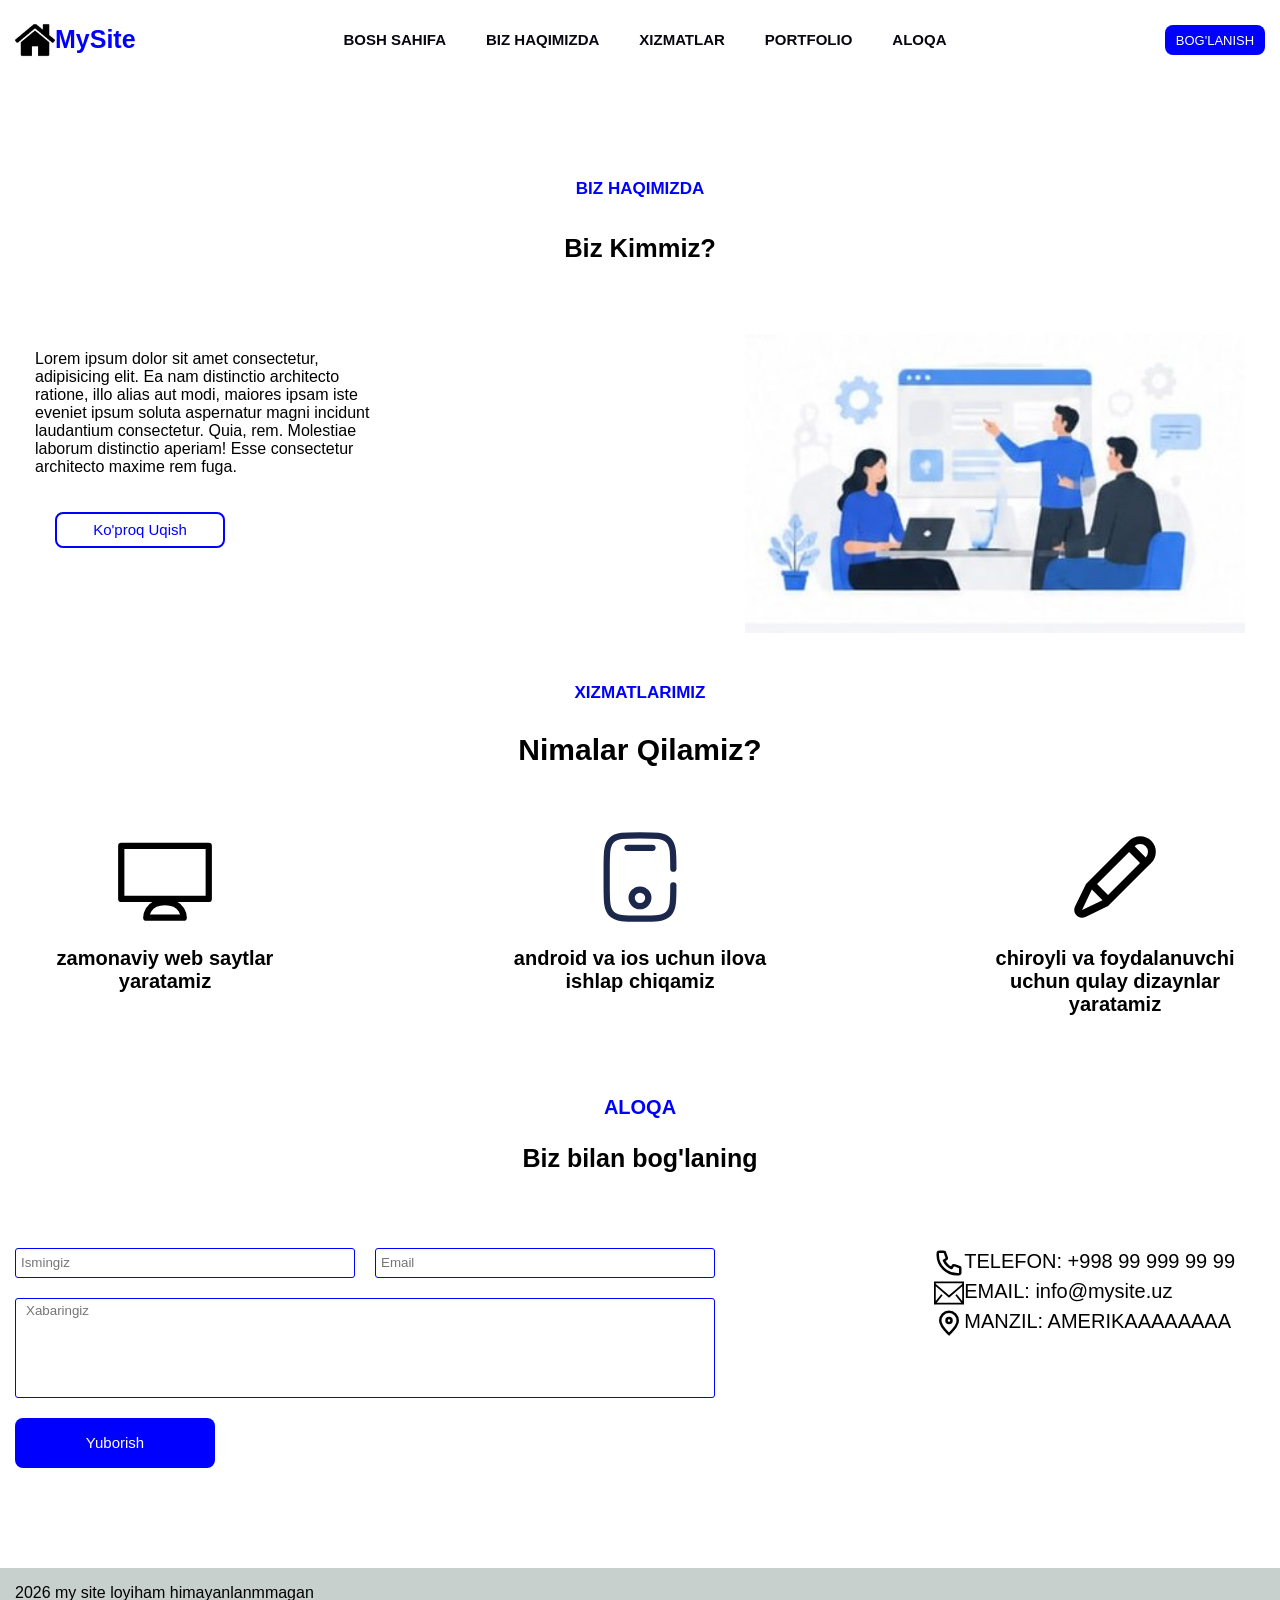
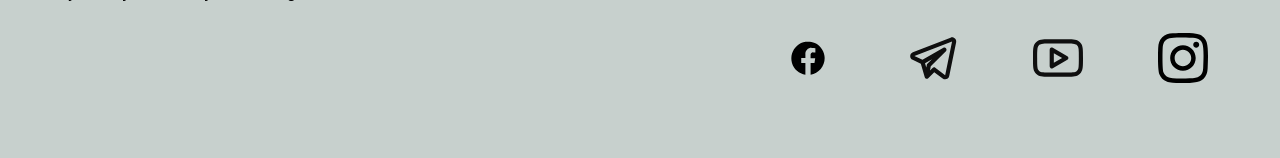
<file: index.html>
<!DOCTYPE html>
<html lang="en">
<head>
    <meta charset="UTF-8">
    <meta name="viewport" content="width=device-width, initial-scale=1.0">
    <link rel="stylesheet" href ="./style/main.css">
    <title>Document</title>
</head>
<body>
    <div class="container">
       <section class="header-sec"> 
          <header>
             <div class="header-box">
               <div class="header-logo">
                   <img src="./img/home.png" alt="" class="header-img">
                         <p class="header-text">MySite</p>
                 </div>
    <div class="header-nav">    
        
        <nav>
            <ul class="header-nav-list">
                <li ><a class="header-nav-text" href="#">BOSH SAHIFA</a></li>
                <li ><a class="header-nav-text" href="#">BIZ HAQIMIZDA</a></li>
                <li><a class="header-nav-text" href="#">XIZMATLAR</a></li>
                <li ><a class="header-nav-text" href="#">PORTFOLIO</a></li>
                <li ><a class="header-nav-text" href="#">ALOQA</a></li>
            </ul>  

        </nav>
    </div>
    <button class="header-nav-btn">BOG'LANISH</button>
</div>
        </header>
       </section>


       <section class="main-sec">
      <h2 class="biz">BIZ HAQIMIZDA</h2>
      
<div class="main-box">


    <div class="main-title">
<h1 class="main-title-text">Biz Kimmiz?

</h1>
    </div>
    <div class="main-mini-box">
       <ul class="main-list">
        <li>
            <p class="main-text">
          Lorem ipsum dolor sit amet consectetur, adipisicing elit. Ea nam distinctio architecto ratione, illo alias aut modi, maiores ipsam iste eveniet ipsum soluta aspernatur magni incidunt laudantium consectetur. Quia, rem. Molestiae laborum distinctio aperiam! Esse consectetur architecto maxime rem fuga.
            </p>
       </li>
        <li>
        <button class="main-btn">Ko'proq Uqish</button>
        </li>
       </ul>
       <picture>
        <img src="./img/main.jpg" alt="" class="main-img">
    </picture>
    </div>
</div>

<div class="main-tanish">
    <p class="tanish-text1">XIZMATLARIMIZ</p>
    <p class="tanish-text">Nimalar Qilamiz?</p>


    <div class="main-servis">

        <div class="web">
             <img src="./img/desktop-svgrepo-com.svg" alt="" class="web-img">
            <p class="web-text">zamonaviy web saytlar yaratamiz</p>
        </div>

        <div class="mobile">
            <img src="./img/smartphone-2-svgrepo-com.svg" alt="" class="mobile-img">
            <p class="mobile-text">android va ios uchun ilova ishlap chiqamiz</p>
        </div>

        <div class="dizayn">
            <img src="./img/pencil-svgrepo-com.svg" alt="" class="dizayn-img">
            <p class="dizayn-text">chiroyli va foydalanuvchi uchun qulay dizaynlar yaratamiz</p>
        </div>
    </div>
</div>

<div class="main-kantakt">

   <div class="kantakt-titles">
<p class="kantakt-one">
ALOQA
</p>
<p class="kantakt-two">
Biz bilan bog'laning
</p>
   </div>
<div class="info">
 <div>
    <div class="kantakt-inputs">
    <input type="text" class="kantakt-name" placeholder="Ismingiz"/>
    <input type="email" class="kantakt-email" placeholder="Email"/>
   </div>
   
   <div class="massages-input">
     <input type="text" class="kantakt-massage" placeholder="Xabaringiz"/>
   </div>
<button class="kantakt-btn">Yuborish</button>
 </div>
<div class="infotext">
   <ul style="display: flex;margin-top: 20px;">
<li>
<img src="./img/phone-svgrepo-com.svg" alt="" class="infotext-img"/>
  
</li>
<li>
  <p class="infotext-text">TELEFON: +998 99 999 99 99</p>
</li>
   </ul>
   <ul style="display: flex;">
<li>
    <img src="./img/email-svgrepo-com.svg" alt="" class="infoemail">
</li>
<li>
  <p class="infotext-text">EMAIL: info@mysite.uz</p>
</li>
   </ul>
   <ul style="display: flex;">
<li>
    <img src="./img/location-pin-alt-1-svgrepo-com.svg" alt="" class="infolocation">
</li>
<li>
  <p class="infotext-text">MANZIL: AMERIKAAAAAAAA</p>
</li>
   </ul>
</div>


</div>
  

</div>
       </section>

 
    </div>
   <footer class="footer">
<div class="container">
       <div class="footer-box">
                <p class="footer-text">
                 2026 my site loyiham himayanlanmmagan
                 </p>
             <div class="social-icons">
<img src="./img/facebook-svgrepo-com.svg" class="icons" alt="">
<img src="./img/telegram-svgrepo-com.svg" class="icons" alt="">
<img src="./img/youtube-svgrepo-com.svg" class="icons" alt="">
<img src="./img/instagram-167-svgrepo-com.svg" class="icons" alt="">
                </div>  
</div>
</div>
   </footer>


   
   
</body>
</html>
</file>
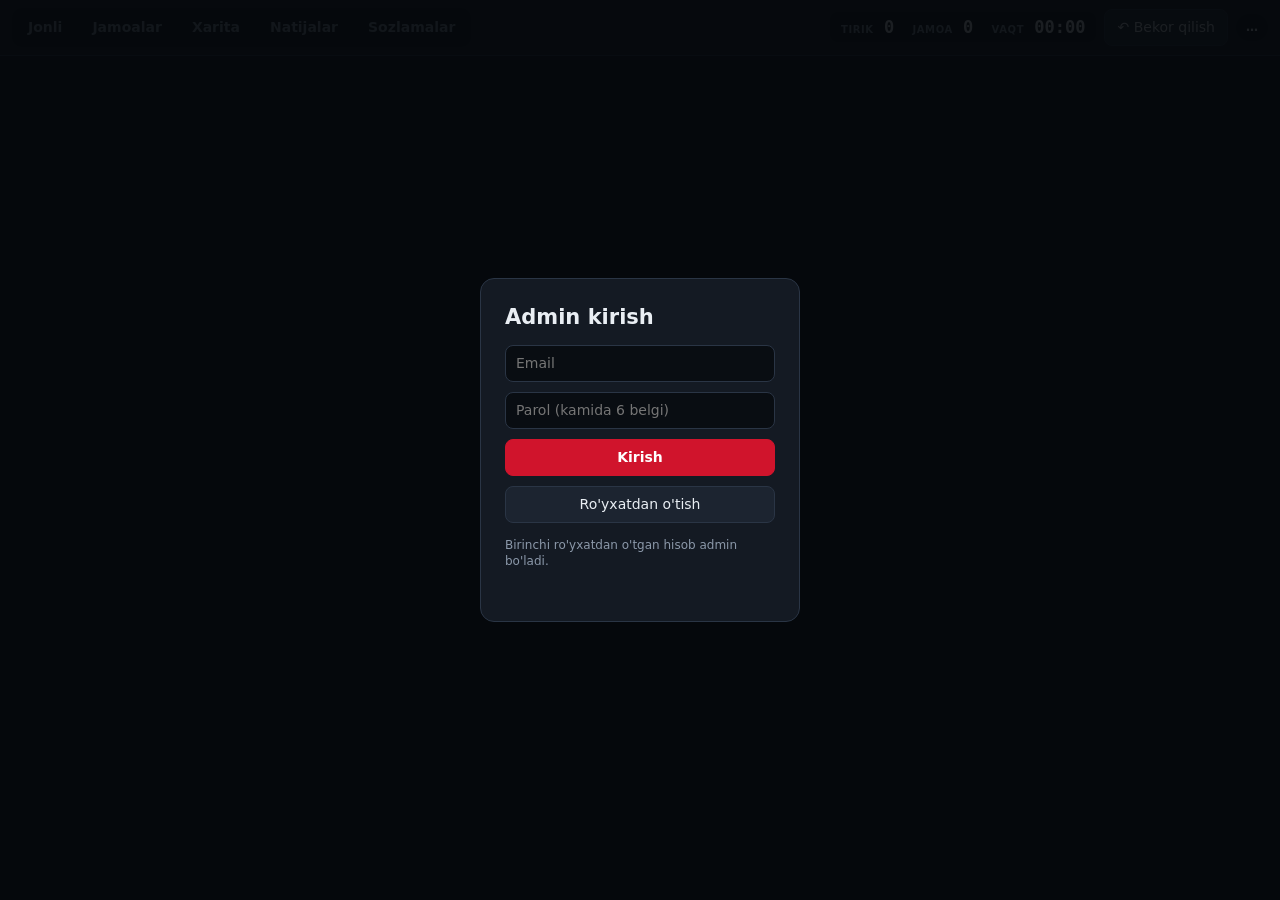
<file: pubg-overlay/admin.html>
<!doctype html>
<html lang="uz">
<head>
<meta charset="utf-8">
<meta name="viewport" content="width=device-width, initial-scale=1">
<title>Overlay Admin</title>
<link rel="preconnect" href="https://fonts.googleapis.com">
<link href="https://fonts.googleapis.com/css2?family=Alfa+Slab+One&family=Barlow+Condensed:wght@600;700;800&display=swap" rel="stylesheet">
<link rel="stylesheet" href="css/admin.css">
</head>
<body>
<header>
  <nav id="tabs">
    <button data-a="tab" data-v="live">Jonli</button>
    <button data-a="tab" data-v="teams">Jamoalar</button>
    <button data-a="tab" data-v="map">Xarita</button>
    <button data-a="tab" data-v="results">Natijalar</button>
    <button data-a="tab" data-v="settings">Sozlamalar</button>
  </nav>
  <a id="roomsBtn" class="roombtn" href="admin.html" hidden title="Barcha turnirlar">⇄ <b id="roomName"></b></a>
  <div class="grow"></div>
  <span id="obs" class="st" hidden></span>
  <span id="who" class="st ok" hidden></span>
  <span id="clock">00:00</span>
  <button data-a="undo" id="undo" title="Ctrl+Z">↶ Bekor qilish</button>
  <span id="status" class="st">…</span>
</header>
<main id="main"></main>
<div id="login" hidden>
  <form id="loginForm">
    <h2>Admin kirish</h2>
    <input name="email" type="email" placeholder="Email" required>
    <input name="password" type="password" placeholder="Parol (kamida 6 belgi)" minlength="6" required>
    <button class="pri">Kirish</button>
    <button type="button" id="signUp">Ro'yxatdan o'tish</button>
    <p class="hint">Birinchi ro'yxatdan o'tgan hisob admin bo'ladi.</p>
    <p id="loginErr"></p>
  </form>
</div>
<script src="vendor/supabase.min.js"></script>
<script src="config.js"></script>
<script src="js/common.js"></script>
<script src="js/store.js"></script>
<script src="js/export.js"></script>
<script src="js/autokill.js"></script>
<script src="js/admin.js"></script>
</body>
</html>
</file>
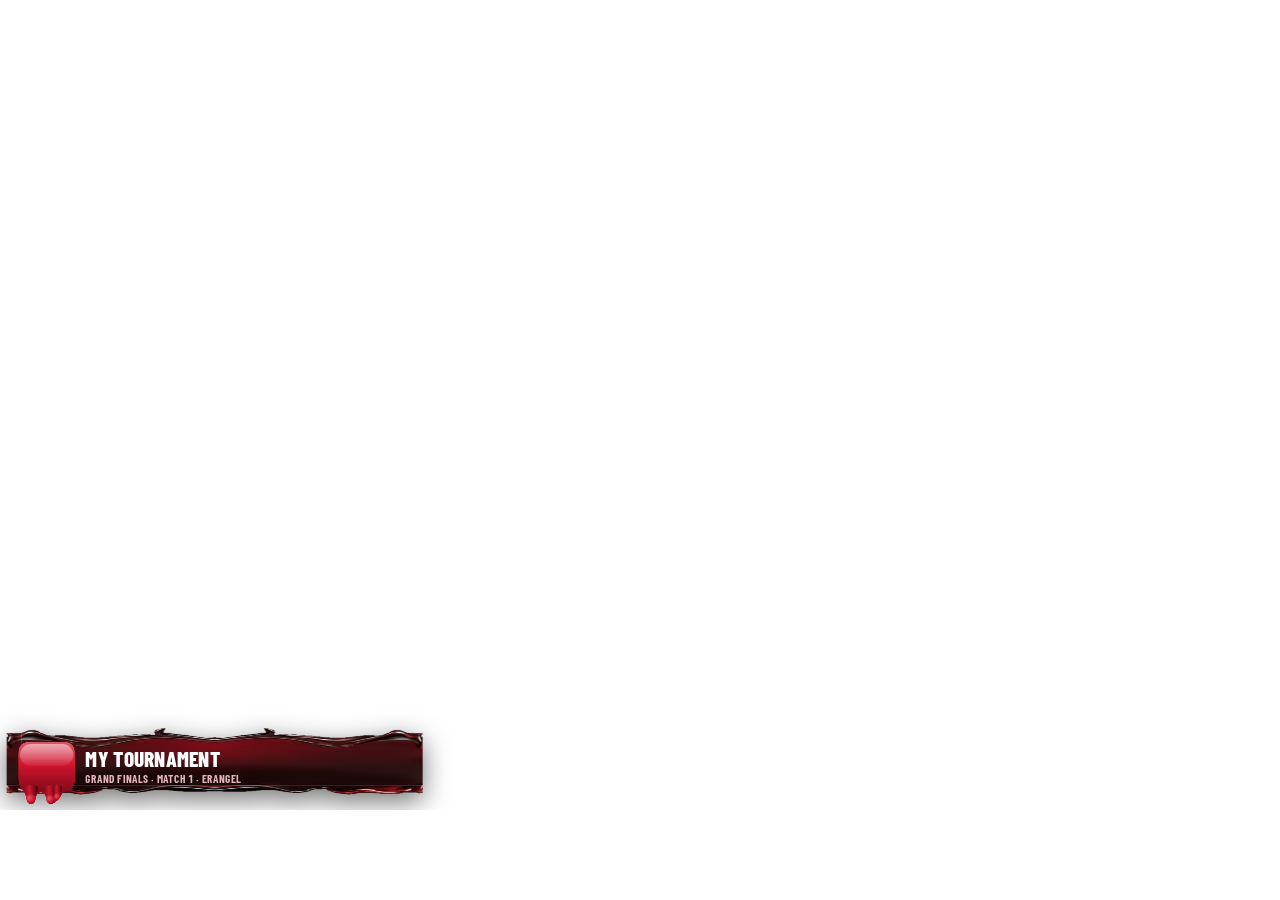
<file: pubg-overlay/overlay.html>
<!doctype html>
<html lang="en">
<head>
<meta charset="utf-8">
<title>Stream Overlay</title>
<link rel="preconnect" href="https://fonts.googleapis.com">
<link href="https://fonts.googleapis.com/css2?family=Alfa+Slab+One&family=Barlow+Condensed:wght@500;600;700;800&display=swap" rel="stylesheet">
<link rel="stylesheet" href="css/overlay.css">
</head>
<body>
<svg width="0" height="0" style="position:absolute"><defs>
  <filter id="liq" x="-5%" y="-5%" width="110%" height="110%"><feTurbulence type="fractalNoise" baseFrequency="0.006" numOctaves="2" seed="7"/><feDisplacementMap in="SourceGraphic" scale="46" xChannelSelector="R" yChannelSelector="G"/></filter>
  <filter id="liq2" x="-4%" y="-8%" width="108%" height="116%"><feTurbulence type="fractalNoise" baseFrequency="0.012" numOctaves="2" seed="3"/><feDisplacementMap in="SourceGraphic" scale="12" xChannelSelector="R" yChannelSelector="G"/></filter>
  <!-- "goo": blobs that touch melt together, so drips hang from the bars like real liquid -->
  <filter id="goo" filterUnits="userSpaceOnUse" x="-80" y="-80" width="2400" height="420" color-interpolation-filters="sRGB">
    <feGaussianBlur in="SourceGraphic" stdDeviation="5" result="b"/>
    <feColorMatrix in="b" mode="matrix" values="1 0 0 0 0  0 1 0 0 0  0 0 1 0 0  0 0 0 22 -10" result="g"/>
    <feComposite in="SourceGraphic" in2="g" operator="atop"/>
  </filter>
</defs></svg>
<div id="stage">
  <div id="rank" class="w"></div>
  <div id="wwcd" class="w"></div>
  <div id="zone" class="w"></div>
  <div id="telim" class="w"></div>
  <div id="lower" class="w">
    <div id="pop"></div>
    <div id="base"></div>
  </div>
  <div id="scene"></div>
  <div id="cam" class="w hide"></div>
</div>
<script src="vendor/supabase.min.js"></script>
<script src="config.js"></script>
<script src="js/common.js"></script>
<script src="js/store.js"></script>
<script src="js/overlay.js"></script>
</body>
</html>
</file>
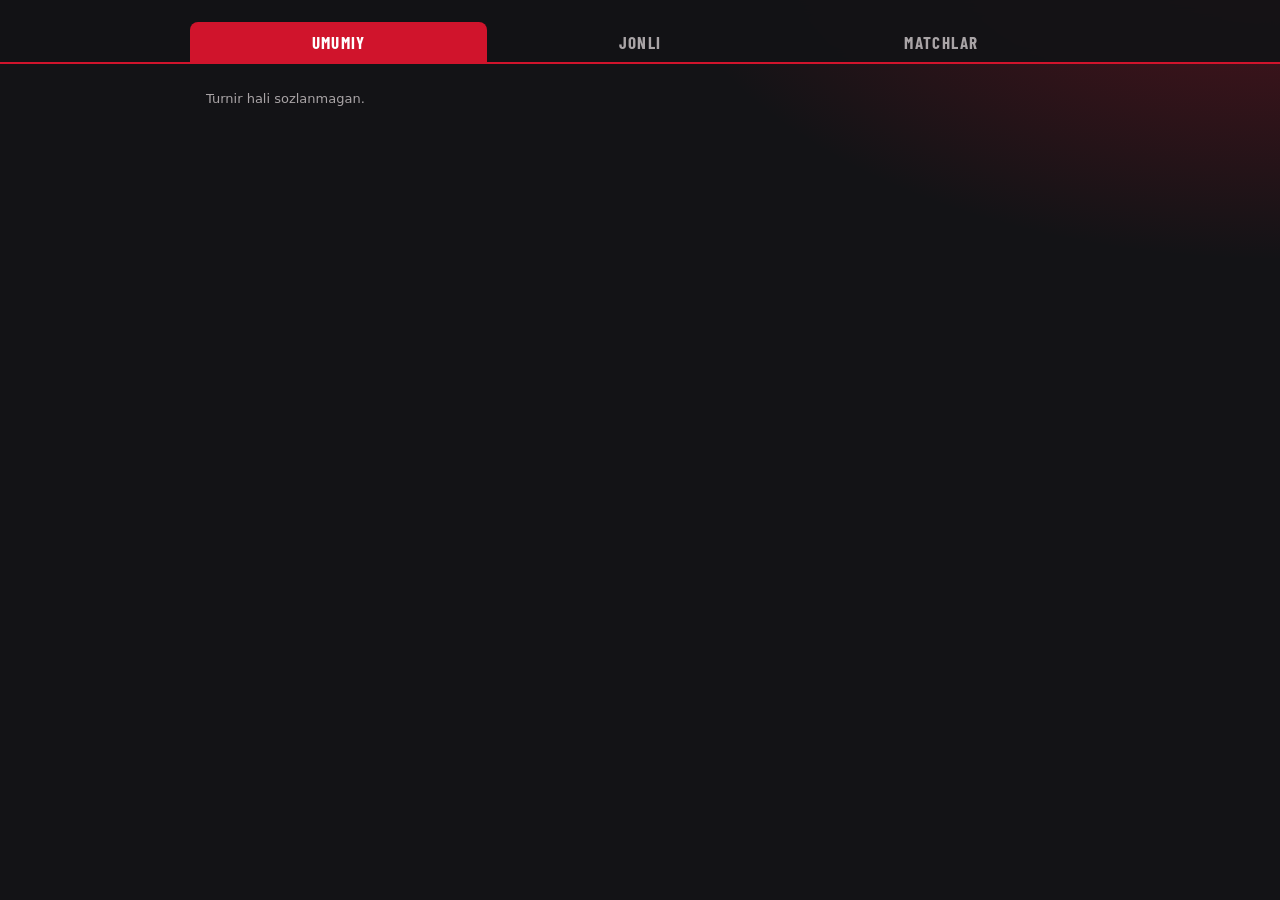
<file: pubg-overlay/table.html>
<!doctype html>
<html lang="uz">
<head>
<meta charset="utf-8">
<meta name="viewport" content="width=device-width, initial-scale=1">
<title>Jonli jadval</title>
<link rel="preconnect" href="https://fonts.googleapis.com">
<link href="https://fonts.googleapis.com/css2?family=Barlow+Condensed:wght@600;700;800&display=swap" rel="stylesheet">
<link rel="stylesheet" href="css/table.css">
</head>
<body>
<header><div id="brand"></div><nav id="tabs"><button data-v="overall" class="on">Umumiy</button><button data-v="live">Jonli</button><button data-v="matches">Matchlar</button></nav></header>
<main id="main"><p class="hint">Yuklanmoqda…</p></main>
<footer id="foot"></footer>
<script>window.OVERLAY_NO_REALTIME = true;</script>
<script src="vendor/supabase.min.js"></script>
<script src="config.js"></script>
<script src="js/common.js"></script>
<script src="js/store.js"></script>
<script src="js/table.js"></script>
</body>
</html>
</file>
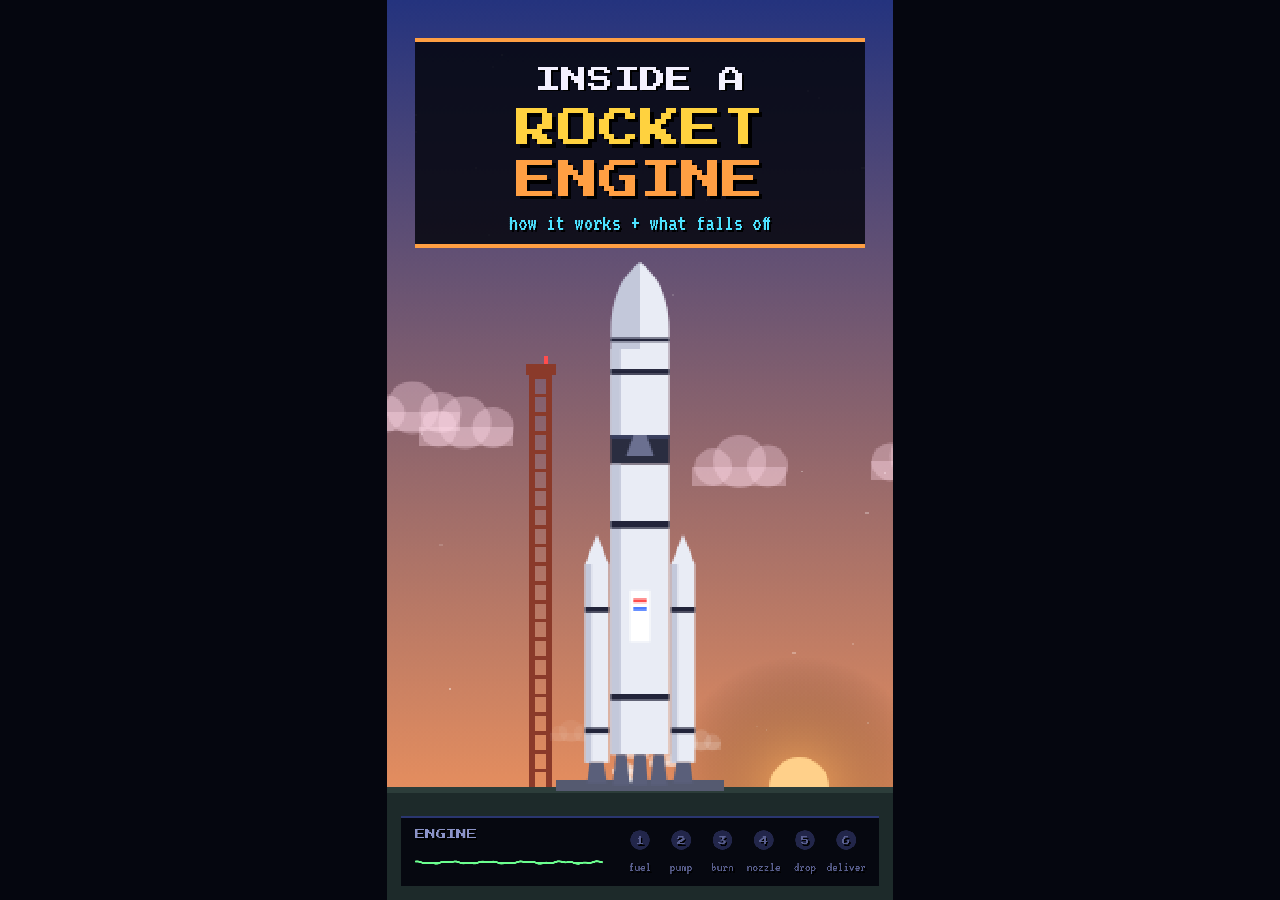
<file: video/engine.html>
<!DOCTYPE html>
<html lang="en">
<head>
<meta charset="UTF-8">
<meta name="viewport" content="width=device-width, initial-scale=1.0">
<title>Inside a Rocket Engine</title>
<style>
  @font-face { font-family: "Press Start 2P"; src: url("fonts/PressStart2P-Regular.ttf"); }
  @font-face { font-family: "VT323"; src: url("fonts/VT323-Regular.ttf"); }
  html, body { margin: 0; height: 100%; background: #05060f; }
  body { display: flex; align-items: center; justify-content: center; }
  canvas { height: 100vh; max-width: 100vw; aspect-ratio: 9 / 16; image-rendering: pixelated; }
</style>
</head>
<body>
<canvas id="c"></canvas>
<script>
// Piksel-art: rasm 270x480 da chiziladi, 4x kattalashtiriladi; matnlar 1080x1920 da.
const W = 270, H = 480, S = 4;
const art = document.createElement('canvas'); art.width = W; art.height = H;
const a = art.getContext('2d');
const out = document.getElementById('c'); out.width = W * S; out.height = H * S;
const o = out.getContext('2d');

const C = {
  yellow: '#ffd23f', cyan: '#4de1ff', pink: '#ff5c8a', green: '#6bff8f', red: '#ff4d4d',
  white: '#f4f1ff', dark: '#0a0a14', orange: '#ff9f43', blue: '#4d7cff',
  lox: '#3fa9ff', fuel: '#ff8a1f', shell: '#e9ecf5', shell2: '#c3c8da', band: '#22243a'
};

// ===== Yordamchilar =====
const clamp = (v, lo = 0, hi = 1) => Math.max(lo, Math.min(hi, v));
const lerp = (x, y, k) => x + (y - x) * k;
const seg = (p, s, e) => clamp((p - s) / (e - s));
const easeOut = k => 1 - Math.pow(1 - k, 3);
const easeIn = k => k * k;
const easeInOut = k => k < 0.5 ? 4 * k * k * k : 1 - Math.pow(-2 * k + 2, 3) / 2;
const backOut = k => { const c = 1.9; return 1 + (c + 1) * Math.pow(k - 1, 3) + c * Math.pow(k - 1, 2); };
function rnd(i) { const x = Math.sin(i * 127.1 + 311.7) * 43758.5453; return x - Math.floor(x); }
function R(x, y, w, h, col) { a.fillStyle = col; a.fillRect(Math.round(x), Math.round(y), Math.round(w), Math.round(h)); }
function circ(x, y, r, col) { a.fillStyle = col; a.beginPath(); a.arc(x, y, Math.max(0, r), 0, Math.PI * 2); a.fill(); }
function poly(pts, col) { a.fillStyle = col; a.beginPath(); a.moveTo(pts[0][0], pts[0][1]); for (const [x, y] of pts.slice(1)) a.lineTo(x, y); a.closePath(); a.fill(); }
function glow(x, y, r, col, alpha) {
  const g = a.createRadialGradient(x, y, 0, x, y, r);
  g.addColorStop(0, col); g.addColorStop(1, 'rgba(0,0,0,0)');
  a.globalAlpha = alpha; a.fillStyle = g; a.fillRect(x - r, y - r, r * 2, r * 2); a.globalAlpha = 1;
}
function sky(top, bot) { const g = a.createLinearGradient(0, 0, 0, H); g.addColorStop(0, top); g.addColorStop(1, bot); a.fillStyle = g; a.fillRect(0, 0, W, H); }
function stars(lt, alpha = 1, n = 80) {
  for (let i = 0; i < n; i++) {
    a.globalAlpha = alpha * (0.3 + 0.7 * (0.5 + 0.5 * Math.sin(lt * 2.5 + i * 1.7)) * rnd(i + 9));
    R(rnd(i) * W, rnd(i + 200) * H, rnd(i + 5) > 0.85 ? 2 : 1, 1, '#ffffff');
  }
  a.globalAlpha = 1;
}
function cloud(x, y, w, alpha = 1, col = '#ffffff') {
  a.globalAlpha = alpha;
  circ(x, y, w * 0.28, col); circ(x - w * 0.28, y + w * 0.06, w * 0.2, col); circ(x + w * 0.3, y + w * 0.05, w * 0.22, col);
  R(x - w * 0.5, y + w * 0.05, w, w * 0.2, col);
  a.globalAlpha = 1;
}
function arrow(x1, y1, x2, y2, col, wd = 3) {
  const ang = Math.atan2(y2 - y1, x2 - x1);
  a.strokeStyle = col; a.fillStyle = col; a.lineWidth = wd;
  a.beginPath(); a.moveTo(x1, y1); a.lineTo(x2 - Math.cos(ang) * 6, y2 - Math.sin(ang) * 6); a.stroke();
  a.beginPath(); a.moveTo(x2, y2);
  a.lineTo(x2 - Math.cos(ang - 0.5) * 11, y2 - Math.sin(ang - 0.5) * 11);
  a.lineTo(x2 - Math.cos(ang + 0.5) * 11, y2 - Math.sin(ang + 0.5) * 11); a.fill();
}
function grid(bg, line, off = 0) {
  R(0, 0, W, H, bg);
  for (let x = 0; x < W; x += 15) R(x, 0, 1, H, line);
  for (let y = (off % 15); y < H; y += 15) R(0, y, W, 1, line);
}
function liquid(x, y, w, h, col, lt, level = 0.88) {
  const top = y + h * (1 - level);
  R(x, top, w, y + h - top, col);
  for (let i = 0; i < w; i += 2) R(x + i, top - 1 + Math.round(Math.sin(i * 0.4 + lt * 5) * 1), 2, 2, col);
  a.globalAlpha = 0.25; R(x + 2, top + 2, 3, y + h - top - 4, '#ffffff'); a.globalAlpha = 1;
}

// ===== Hi-res matn =====
function T(s, x, y, size, col, font = 'VT323', align = 'center', alpha = 1) {
  if (alpha <= 0) return;
  o.globalAlpha = alpha;
  o.font = `${size}px "${font}"`; o.textAlign = align; o.textBaseline = 'middle';
  const sh = Math.max(3, Math.round(size * 0.08));
  o.fillStyle = '#000'; o.fillText(s, x + sh, y + sh);
  o.fillStyle = col; o.fillText(s, x, y);
  o.globalAlpha = 1;
}
function TS(parts, cx, y, size, font, alpha = 1) {
  o.font = `${size}px "${font}"`;
  const total = parts.reduce((s, [t]) => s + o.measureText(t).width, 0);
  let x = cx - total / 2;
  for (const [t, col] of parts) { T(t, x, y, size, col, font, 'left', alpha); o.font = `${size}px "${font}"`; x += o.measureText(t).width; }
}
function title(lt, head, line, sub) {
  const k = easeOut(clamp(lt / 0.45));
  const y0 = lerp(60, 150, k);
  o.globalAlpha = k * 0.85; o.fillStyle = '#05060f';
  o.fillRect(70, y0 - 70, 940, sub ? 330 : 250);
  o.globalAlpha = k; o.fillStyle = C.yellow;
  o.fillRect(70, y0 - 70, 940, 8); o.fillRect(70, y0 + (sub ? 252 : 172), 940, 8);
  o.globalAlpha = 1;
  TS(head, 540, y0, 54, 'Press Start 2P', k);
  T(line, 540, y0 + 95, 62, C.white, 'VT323', 'center', k);
  if (sub) T(sub, 540, y0 + 170, 54, C.cyan, 'VT323', 'center', k);
}
// Qism nomi: chiziqcha bilan ko'rsatiladi (art koordinatalarida)
function callout(text, px, py, side, col, alpha, sub) {
  if (alpha <= 0) return;
  const k = easeOut(alpha);
  const lx = side < 0 ? 74 : 196;
  o.globalAlpha = k; o.strokeStyle = col; o.lineWidth = 6;
  o.beginPath(); o.moveTo(px * S, py * S); o.lineTo(lerp(px, lx, k) * S, py * S); o.stroke();
  o.fillStyle = col; o.fillRect(px * S - 9, py * S - 9, 18, 18);
  o.font = '50px "VT323"';
  const w = o.measureText(text).width + 28;
  const bx = side < 0 ? lx * S - w : lx * S;
  o.fillStyle = 'rgba(5,6,15,0.9)'; o.fillRect(bx, py * S - 32, w, sub ? 104 : 64);
  o.fillStyle = col; o.fillRect(bx, py * S - 32, 6, sub ? 104 : 64);
  o.globalAlpha = 1;
  T(text, bx + 18, py * S, 50, col, 'VT323', 'left', k);
  if (sub) T(sub, bx + 18, py * S + 46, 40, C.white, 'VT323', 'left', k);
}
function tag(s, x, y, col, size = 44, alpha = 1) { T(s, x * S, y * S, size, col, 'VT323', 'center', alpha); }

// ===== Raketa qismlari (mahalliy koordinatalar: burun uchi (0,0), pastga qarab +y) =====
// fairing 0-50 · yuk 18-46 · 2-bosqich 50-100 (+dvigatel 100-112) · oraliq 100-117
// 1-bosqich 117-285 (+3 dvigatel 285-303) · yon boosterlar x=±25, y 160-302
function flame(x, y, w, len, kind, t, seed = 0) {
  if (len <= 0) return;
  const fl = 0.85 + 0.15 * Math.sin(t * 47 + seed) + 0.1 * Math.sin(t * 31 + seed * 2);
  len *= fl;
  const outer = kind === 'blue' ? 'rgba(90,160,255,0.85)' : 'rgba(255,120,40,0.95)';
  const inner = kind === 'blue' ? '#dff3ff' : '#fff3a0';
  poly([[x - w / 2, y], [x + w / 2, y], [x, y + len]], outer);
  poly([[x - w / 4, y], [x + w / 4, y], [x, y + len * 0.55]], inner);
}
function fairingHalf(side, cut) {
  a.beginPath(); a.moveTo(0, 0); a.quadraticCurveTo(side * 17, 12, side * 17, 40); a.lineTo(side * 17, 50); a.lineTo(0, 50); a.closePath();
  if (cut) { a.fillStyle = '#141a38'; a.fill(); a.strokeStyle = C.shell; a.lineWidth = 2; a.stroke(); }
  else { a.fillStyle = side < 0 ? C.shell2 : C.shell; a.fill(); a.fillStyle = C.band; a.fillRect(side < 0 ? -17 : 0, 44, 17, 2); }
}
function payload(panels, lt) {
  if (panels > 0) {
    const pw = 34 * panels;
    for (const sd of [-1, 1]) {
      const x0 = sd < 0 ? -8 - pw : 8;
      R(x0, 29, pw, 9, '#2c4fa8');
      for (let i = 4; i < pw; i += 5) R(sd < 0 ? -8 - i : 8 + i, 29, 1, 9, '#9fc4ff');
      R(x0, 33, pw, 1, '#9fc4ff');
    }
  }
  R(-8, 22, 16, 22, '#d9a93a'); R(-8, 22, 4, 22, '#b3842a');
  R(-6, 26, 12, 1, '#8a6420'); R(-6, 32, 12, 1, '#8a6420'); R(-6, 38, 12, 1, '#8a6420');
  R(-1, 16, 2, 6, '#9aa3c7'); circ(0, 16, 3, '#cfd5ea');
  if ((lt % 1) < 0.5) R(5, 24, 2, 2, C.green);
}
function stage2(cut, fl, lt) {
  flame(0, 112, 14, fl * 55, 'blue', lt, 3);
  poly([[-4, 100], [4, 100], [8, 112], [-8, 112]], '#6b7090');
  R(-17, 50, 34, 50, C.shell); R(-17, 50, 6, 50, C.shell2);
  if (cut) {
    R(-14, 53, 28, 44, '#141a38');
    liquid(-14, 53, 28, 20, C.lox, lt, 0.85); R(-14, 74, 28, 2, '#9aa3c7');
    liquid(-14, 76, 28, 20, C.fuel, lt + 1, 0.85);
  } else { R(-17, 62, 34, 3, C.band); }
}
function stage1(cut, fl, lt) {
  for (const x of [-11, 0, 11]) flame(x, 303, 12, fl * 80, 'orange', lt, x);
  R(-17, 100, 34, 17, '#2a2d40'); R(-17, 100, 34, 2, '#3b4160');
  R(-17, 117, 34, 168, C.shell); R(-17, 117, 6, 168, C.shell2);
  if (cut) {
    R(-14, 120, 28, 162, '#141a38');
    liquid(-14, 121, 28, 64, C.lox, lt, 0.9);
    R(-14, 186, 28, 2, '#9aa3c7');
    liquid(-14, 189, 28, 64, C.fuel, lt + 2, 0.9);
    R(-14, 255, 28, 27, '#20243c');
    R(-9, 255, 3, 27, '#5aa8ff'); R(6, 255, 3, 27, '#ff9a3a'); R(-12, 270, 24, 6, '#5a6080');
  } else {
    R(-17, 150, 34, 4, C.band); R(-17, 250, 34, 4, C.band);
    R(-6, 190, 12, 30, '#ffffff'); R(-4, 195, 8, 2, C.red); R(-4, 200, 8, 2, C.blue);
  }
  for (const x of [-11, 0, 11]) poly([[x - 3, 285], [x + 3, 285], [x + 5, 303], [x - 5, 303]], '#5a5f7a');
}
function booster(side, cut, fl, lt) {
  const cx = side * 25;
  flame(cx, 302, 12, fl * 70, 'orange', lt, side * 9);
  poly([[cx - 7, 175], [cx, 158], [cx + 7, 175]], C.shell);
  R(cx - 7, 175, 14, 115, C.shell); R(cx - 7, 175, 4, 115, C.shell2);
  if (cut) { R(cx - 5, 178, 10, 110, '#b7708a'); R(cx - 1, 178, 2, 110, '#3b1d2a'); }
  else { R(cx - 7, 200, 14, 3, C.band); R(cx - 7, 270, 14, 3, C.band); }
  poly([[cx - 4, 290], [cx + 4, 290], [cx + 6, 302], [cx - 6, 302]], '#5a5f7a');
}
// Qism transformatsiyasi: siljish (dx,dy) va burilish (r) pivot atrofida
function piece(off, px, py, fn) {
  a.save();
  if (off) { a.translate(px + (off.dx || 0), py + (off.dy || 0)); a.rotate(off.r || 0); a.translate(-px, -py); }
  fn(); a.restore();
}
// Butun raketa. o: {cut, fl1, flB, fl2, boost:false|off, s1:false|off, fairL, fairR, pay, s2, panels}
function rocket(x, y, sc, lt, o2 = {}) {
  a.save(); a.translate(x, y); a.scale(sc, sc);
  const cut = o2.cut || 0;
  if (o2.boost !== false) for (const sd of [-1, 1]) piece(o2.boost && { dx: sd * o2.boost.dx, dy: o2.boost.dy, r: sd * o2.boost.r }, sd * 25, 230, () => booster(sd, cut, o2.flB || 0, lt));
  if (o2.s1 !== false) piece(o2.s1, 0, 200, () => stage1(cut, o2.fl1 || 0, lt));
  if (o2.s2 !== false) piece(o2.s2, 0, 80, () => stage2(cut, o2.fl2 || 0, lt));
  piece(o2.pay, 0, 33, () => payload(o2.panels || 0, lt));
  if (o2.fairL !== false) piece(o2.fairL, -17, 50, () => fairingHalf(-1, cut));
  if (o2.fairR !== false) piece(o2.fairR, 17, 50, () => fairingHalf(1, cut));
  a.restore();
}

// ===== Dvigatel sxemasi (2-5 sahnalar) =====
const PUMP = [135, 240];
const LOX_PATH = [[75, 198], [75, 240], [119, 240]];
const FUEL_PATH = [[195, 198], [195, 240], [151, 240]];
const FEED_PATH = [[135, 256], [135, 284]];
const NOZ = [[112, 280], [158, 280], [158, 318], [144, 332], [177, 398], [93, 398], [126, 332], [112, 318]];
function along(path, s) {
  const lens = []; let tot = 0;
  for (let i = 1; i < path.length; i++) { const l = Math.hypot(path[i][0] - path[i - 1][0], path[i][1] - path[i - 1][1]); lens.push(l); tot += l; }
  let d = s * tot;
  for (let i = 0; i < lens.length; i++) {
    if (d <= lens[i]) { const k = d / lens[i]; return [lerp(path[i][0], path[i + 1][0], k), lerp(path[i][1], path[i + 1][1], k)]; }
    d -= lens[i];
  }
  return path[path.length - 1];
}
function pipe(path) {
  for (const [w, col] of [[8, '#5a6080'], [4, '#1a1d33']]) {
    a.strokeStyle = col; a.lineWidth = w; a.lineJoin = 'round';
    a.beginPath(); a.moveTo(path[0][0], path[0][1]); for (const p of path.slice(1)) a.lineTo(p[0], p[1]); a.stroke();
  }
}
function flowDots(path, n, speed, lt, col, seed) {
  for (let i = 0; i < n; i++) {
    const s = (rnd(i + seed) + lt * speed) % 1;
    const [x, y] = along(path, s); R(x - 1.5, y - 1.5, 3, 3, col);
  }
}
function focusBox(x, y, w, h, lt) {
  const al = 0.55 + 0.45 * Math.sin(lt * 6);
  a.globalAlpha = al; a.strokeStyle = C.yellow; a.lineWidth = 2; a.setLineDash([4, 3]);
  a.strokeRect(x, y, w, h); a.setLineDash([]); a.globalAlpha = 1;
}
// st: {flow, pumpAng, fire, exhaust, focus}
function engine(lt, st) {
  grid('#0d1024', '#151a38', lt * 6);
  // idishlar
  for (const [x, col, cold] of [[30, C.lox, true], [150, C.fuel, false]]) {
    R(x - 3, 115, 96, 86, '#8a93b8'); R(x, 118, 90, 80, '#141a38');
    liquid(x, 118, 90, 80, col, lt + x, 0.82 - st.flow * 0.04 * (lt % 6) / 6);
    if (cold) for (let i = 0; i < 8; i++) { const age = (lt * 0.6 + i / 8) % 1; a.globalAlpha = 0.5 * (1 - age); circ(x + 10 + rnd(i) * 70, 115 - age * 20, 3 + age * 6, '#dff3ff'); a.globalAlpha = 1; }
  }
  pipe(LOX_PATH); pipe(FUEL_PATH); pipe(FEED_PATH);
  const sp = 0.12 + st.flow * 0.9;
  flowDots(LOX_PATH, 12, sp, lt, C.lox, 1); flowDots(FUEL_PATH, 12, sp, lt, C.fuel, 40);
  if (st.flow > 0.3) { flowDots(FEED_PATH, 6, sp * 1.6, lt, C.lox, 80); flowDots(FEED_PATH, 6, sp * 1.6, lt + 0.05, C.fuel, 90); }
  // nasos
  circ(PUMP[0], PUMP[1], 18, '#3b4160'); circ(PUMP[0], PUMP[1], 15, '#141a38');
  a.save(); a.translate(PUMP[0], PUMP[1]); a.rotate(st.pumpAng);
  for (let b = 0; b < 6; b++) { a.rotate(Math.PI / 3); R(-1.5, -13, 3, 11, '#cfd5ea'); }
  a.restore(); circ(PUMP[0], PUMP[1], 4, '#9aa3c7');
  if (st.pumpGlow > 0) glow(PUMP[0], PUMP[1], 30, 'rgba(77,225,255,1)', 0.35 * st.pumpGlow);
  // yonish kamerasi va soplo
  poly(NOZ, '#8a93b8');
  const inner = NOZ.map(([x, y]) => [lerp(x, 135, 0.12), y + (y === 280 ? 3 : y === 398 ? -2 : 0)]);
  poly(inner, '#141a38');
  R(113, 282, 44, 4, '#5a6080'); for (let i = 0; i < 7; i++) R(116 + i * 6, 286, 2, 2, '#9aa3c7');
  if (st.fire > 0) {
    a.save(); a.beginPath(); a.moveTo(inner[0][0], inner[0][1]); for (const p of inner.slice(1)) a.lineTo(p[0], p[1]); a.closePath(); a.clip();
    a.globalAlpha = st.fire;
    for (let i = 0; i < 40; i++) {
      const age = (lt * 2.2 + rnd(i)) % 1;
      const y = 290 + age * 110, wdt = y < 332 ? 18 : 10 + (y - 332) * 0.55;
      const x = 135 + (rnd(i + 7) - 0.5) * 2 * wdt * (1 - age * 0.3);
      circ(x, y, 7 - age * 3, age < 0.3 ? '#fff3a0' : age < 0.6 ? '#ffb030' : '#ff5a1f');
    }
    a.globalAlpha = 1; a.restore();
    glow(135, 305, 60, 'rgba(255,170,60,1)', 0.45 * st.fire);
  }
  // chiqayotgan gaz oqimi
  if (st.exhaust > 0) {
    a.globalAlpha = 0.85 * st.exhaust;
    poly([[95, 398], [175, 398], [200, 440], [70, 440]], 'rgba(255,130,40,0.55)');
    poly([[115, 398], [155, 398], [150, 440], [120, 440]], 'rgba(255,240,170,0.8)');
    for (let i = 0; i < 4; i++) { const y = 404 + i * 9 + ((lt * 40) % 9); poly([[135, y - 4], [141, y], [135, y + 4], [129, y]], '#fff6c8'); }
    for (let i = 0; i < 24; i++) {
      const age = (lt * 3 + rnd(i + 3)) % 1, x = 135 + (rnd(i) - 0.5) * (40 + age * 90);
      R(x, 398 + age * 45, 2, 4 + age * 6, '#ffe8a0');
    }
    a.globalAlpha = 1;
  }
  if (st.focus === 'tanks') { focusBox(24, 110, 108, 96, lt); focusBox(144, 110, 108, 96, lt); }
  if (st.focus === 'pump') focusBox(110, 215, 50, 50, lt);
  if (st.focus === 'chamber') focusBox(104, 274, 62, 64, lt);
  if (st.focus === 'nozzle') focusBox(88, 326, 94, 78, lt);
}

// ===== Sahnalar =====
const BPM = 120, BAR = 60 / BPM * 4; // musiqa bilan bir xil: sahnalar takt chegarasida almashadi
const SCENES = [
  { // 0 — kirish
    d: 4, key: 'intro', amp: 0.05,
    art(lt, p) { pad(lt); rocket(135, 140, 0.92, lt, {});
      if (p > 0.45) { const r = 26 + Math.sin(lt * 8) * 2; a.strokeStyle = C.yellow; a.lineWidth = 3; a.globalAlpha = seg(p, 0.45, 0.55); a.beginPath(); a.arc(135, 405, r, 0, Math.PI * 2); a.stroke(); R(150, 425, 4, 4, C.yellow); a.globalAlpha = 1; }
    },
    hud(lt, p) {
      const k = easeOut(clamp(lt / 0.5));
      o.globalAlpha = 0.85 * k; o.fillStyle = '#05060f'; o.fillRect(60, 80, 960, 450); o.globalAlpha = 1;
      o.fillStyle = C.orange; o.fillRect(60, 80, 960 * k, 10); o.fillRect(60, 520, 960 * k, 10);
      T('INSIDE A', 540, 170, 56, C.white, 'Press Start 2P', 'center', k);
      T('ROCKET', 540, 275, 88, C.yellow, 'Press Start 2P', 'center', k);
      T('ENGINE', 540, 385, 88, C.orange, 'Press Start 2P', 'center', k);
      T('how it works + what falls off', 540, 475, 50, C.cyan, 'VT323', 'center', k);
      if (p > 0.55) T("let's look inside!", 205 * S, 380 * S, 48, C.yellow, 'VT323', 'center', seg(p, 0.55, 0.65));
    }
  },
  { // 1 — kesim: ichida nima bor
    d: 8, key: 'cutaway', amp: 0.05, noWipe: true,
    LABELS: [
      ['FAIRING', -13, 22, -1, C.white, 'nose cover'], ['PAYLOAD', 6, 33, 1, C.yellow, 'the satellite'],
      ['STAGE 2', -15, 75, -1, C.cyan, 'small top rocket'], ['OXYGEN', 8, 150, 1, C.lox, 'liquid, -183°C'],
      ['FUEL', -8, 222, -1, C.fuel, 'kerosene'], ['BOOSTERS', 30, 235, 1, C.pink, 'extra push'],
      ['ENGINES', -8, 296, -1, C.orange, '3 of them']
    ],
    art(lt, p) {
      grid('#0b1030', '#16204a', 0);
      const scan = 112 + easeInOut(seg(p, 0, 0.16)) * 320;
      rocket(135, 112, 1, lt, { cut: 0 });
      a.save(); a.beginPath(); a.rect(0, 0, W, scan); a.clip();
      grid('#0b1030', '#16204a', 0); rocket(135, 112, 1, lt, { cut: 1 }); a.restore();
      if (p < 0.18) { R(0, scan - 1, W, 2, C.cyan); glow(135, scan, 60, 'rgba(77,225,255,1)', 0.3); }
    },
    hud(lt, p) {
      title(lt, [['WHAT\'S ', C.white], ['INSIDE?', C.yellow]], 'A rocket is mostly... tanks!');
      this.LABELS.forEach(([t, x, y, sd, col, sub], i) => callout(t, 135 + x, 112 + y, sd, col, seg(p, 0.2 + i * 0.085, 0.27 + i * 0.085), sub));
    }
  },
  { // 2 — yoqilg'i + kislorod
    d: 6, key: 'fuel', amp: 0.2,
    art(lt, p) { engine(lt, { flow: 0.2, pumpAng: lt * 0.8, fire: 0, exhaust: 0, focus: 'tanks' }); },
    hud(lt, p) {
      title(lt, [['1. ', C.yellow], ['FUEL', C.fuel], [' + ', C.white], ['OXYGEN', C.lox]], 'Fire needs oxygen...', '...space has none, so it brings its own');
      tag('OXYGEN', 75, 150, C.white, 56, seg(p, 0.15, 0.22)); tag('-183°C', 75, 166, C.cyan, 44, seg(p, 0.2, 0.27));
      tag('FUEL', 195, 150, C.white, 56, seg(p, 0.25, 0.32)); tag('kerosene', 195, 166, '#ffd2a0', 44, seg(p, 0.3, 0.37));
    }
  },
  { // 3 — turbonasos
    d: 6, key: 'pump', amp: 0.5, noWipe: true,
    ang(lt) { return lt * 0.8 + Math.pow(lt, 3) * 0.9; },
    art(lt, p) { engine(lt + 6, { flow: 0.2 + easeIn(p) * 0.8, pumpAng: this.ang(lt), pumpGlow: p, fire: 0, exhaust: 0, focus: 'pump' }); },
    hud(lt, p) {
      title(lt, [['2. ', C.yellow], ['TURBOPUMP', C.cyan]], 'Shoves it in, super fast', 'tons of fuel every second');
      const rpm = Math.round(easeIn(p) * 30000 / 100) * 100;
      T(rpm.toLocaleString('en-US'), 210 * S, 232 * S, 56, C.yellow, 'VT323');
      T('RPM', 210 * S, 247 * S, 44, C.white, 'VT323');
    }
  },
  { // 4 — yonish
    d: 6, key: 'burn', amp: 0.9, noWipe: true,
    art(lt, p) {
      const fire = seg(p, 0.08, 0.2);
      engine(lt + 12, { flow: 1, pumpAng: lt * 40, pumpGlow: 1, fire, exhaust: fire * 0.4, focus: 'chamber' });
      // termometr
      R(222, 270, 14, 110, '#8a93b8'); R(225, 273, 8, 104, '#141a38');
      const hgt = 100 * easeOut(seg(p, 0.12, 0.6));
      R(226, 376 - hgt, 6, hgt, hgt > 70 ? C.red : C.orange); circ(229, 384, 8, C.red);
      R(218, 376 - 36, 22, 2, '#ffd2a0');
    },
    hud(lt, p) {
      title(lt, [['3. ', C.yellow], ['COMBUSTION', C.orange]], 'Fuel + oxygen EXPLODE', 'a non-stop controlled explosion');
      const temp = Math.round(3300 * easeOut(seg(p, 0.12, 0.6)) / 10) * 10;
      T(temp.toLocaleString('en-US') + '°C', 229 * S, 258 * S, 54, C.red, 'VT323');
      T('lava', 205 * S, 340 * S, 40, '#ffd2a0', 'VT323', 'center', seg(p, 0.4, 0.5));
      if (p > 0.62) T('3x hotter than lava!', 135 * S, 435 * S, 54, C.yellow, 'VT323', 'center', seg(p, 0.62, 0.7));
    }
  },
  { // 5 — soplo va reaktiv kuch
    d: 6, key: 'nozzle', amp: 1, noWipe: true,
    art(lt, p) {
      engine(lt + 18, { flow: 1, pumpAng: lt * 40, pumpGlow: 1, fire: 1, exhaust: 0.4 + 0.6 * seg(p, 0, 0.15), focus: 'nozzle' });
      const k = easeOut(seg(p, 0.3, 0.45));
      if (k > 0) { arrow(215, 395, 215, 395 + 40 * k, C.orange, 4); arrow(55, 330, 55, 330 - 70 * k, C.green, 4); }
    },
    hud(lt, p) {
      title(lt, [['4. ', C.yellow], ['NOZZLE', C.pink]], 'Squeeze... then let it blast', 'gas shoots DOWN = rocket goes UP');
      tag('narrow', 95, 332, C.white, 44, seg(p, 0.12, 0.2)); tag('wide', 72, 392, C.white, 44, seg(p, 0.16, 0.24));
      tag('GAS DOWN', 222, 382, C.orange, 46, seg(p, 0.35, 0.42));
      tag('ROCKET UP', 55, 250, C.green, 46, seg(p, 0.35, 0.42));
      if (p > 0.55) tag('~10,000 km/h', 135, 452, C.yellow, 52, seg(p, 0.55, 0.62));
    }
  },
  { // 6 — boosterlar va 1-bosqich ajraladi
    d: 6, key: 'stage1', amp: 1,
    art(lt, p) {
      sky(lerpCol('#1d2f80', '#050818', p), lerpCol('#5b8fe0', '#16245a', p));
      stars(lt, p, 60);
      for (let i = 0; i < 30; i++) { const y = (rnd(i) * 520 + lt * (300 + rnd(i + 1) * 200)) % 520 - 20; a.globalAlpha = 0.5; R(rnd(i + 4) * W, y, 1, 10 + rnd(i) * 14, '#cfe0ff'); }
      a.globalAlpha = 1;
      const b = easeIn(seg(p, 0.18, 1)), s = easeIn(seg(p, 0.55, 1));
      const ign2 = seg(p, 0.66, 0.72);
      rocket(135, 132, 0.72, lt, {
        fl1: p < 0.52 ? 1 : 0, flB: p < 0.17 ? 1 : 0, fl2: ign2,
        boost: { dx: b * 55, dy: b * 260, r: b * 1.6 },
        s1: { dx: -s * 10, dy: s * 330, r: s * 0.9 }
      });
      if (p > 0.17 && p < 0.24) glow(135, 300, 70, 'rgba(255,240,200,1)', 0.9 * (1 - seg(p, 0.17, 0.24)));
      if (p > 0.54 && p < 0.61) glow(135, 215, 70, 'rgba(255,240,200,1)', 0.9 * (1 - seg(p, 0.54, 0.61)));
    },
    hud(lt, p) {
      title(lt, [['5. ', C.yellow], ['DROP THE ', C.white], ['EMPTY', C.pink]], 'Empty tanks = dead weight', 'so they fall off');
      const b = easeIn(seg(p, 0.18, 1));
      if (p > 0.18) { const al = seg(p, 0.2, 0.26) * (1 - seg(p, 0.5, 0.56)); tag('BOOSTERS', 135 + 55 * 0.72 + b * 40 + 30, 132 + (230 + b * 260) * 0.72 - 40, C.pink, 52, al); }
      if (p > 0.56) tag('STAGE 1', 90, 132 + (200 + easeIn(seg(p, 0.55, 1)) * 330) * 0.72 - 30, C.cyan, 52, seg(p, 0.57, 0.62));
      if (p > 0.68) tag('STAGE 2: ON!', 135, 236, C.cyan, 52, seg(p, 0.68, 0.74));
    }
  },
  { // 7 — fairing ochiladi, sun'iy yo'ldosh chiqadi
    d: 8, key: 'payload', amp: 0.4,
    art(lt, p) {
      R(0, 0, W, H, '#03040b'); stars(lt, 1, 110);
      circ(135, 1080, 690, '#1f5fb8'); glow(135, 400, 170, 'rgba(120,200,255,1)', 0.35);
      a.globalAlpha = 0.55; circ(135, 1082, 688, '#2f7bd8'); a.globalAlpha = 1;
      for (let i = 0; i < 7; i++) cloud(((rnd(i) * 360 - lt * 6) % 360 + 360) % 360 - 40, 402 + rnd(i + 1) * 16, 30, 0.7);
      const f = easeOut(seg(p, 0.14, 0.42)), sep = easeOut(seg(p, 0.46, 0.75)), pan = easeInOut(seg(p, 0.66, 0.86));
      rocket(135, 150, 1.35, lt, {
        boost: false, s1: false, fl2: p < 0.44 ? 1 : 0,
        fairL: { dx: -f * 70, dy: f * 10, r: -f * 1.4 }, fairR: { dx: f * 70, dy: f * 10, r: f * 1.4 },
        pay: { dx: 0, dy: -sep * 28 }, s2: { dx: 0, dy: sep * 120, r: sep * 0.35 }, panels: pan
      });
      if (p > 0.14 && p < 0.2) glow(135, 200, 40, 'rgba(255,240,200,1)', 0.8);
    },
    hud(lt, p) {
      title(lt, [['6. ', C.yellow], ['DELIVERY', C.green]], 'Nose cover opens...', '...and the satellite is free');
      const f = easeOut(seg(p, 0.14, 0.42));
      tag('FAIRING', 135 - 70 * f - 10, 205, C.white, 48, seg(p, 0.2, 0.26) * (1 - seg(p, 0.55, 0.6)));
      tag('FAIRING', 135 + 70 * f + 10, 205, C.white, 48, seg(p, 0.2, 0.26) * (1 - seg(p, 0.55, 0.6)));
      if (p > 0.6) tag('STAGE 2', 135, 330, C.cyan, 46, seg(p, 0.6, 0.65) * (1 - seg(p, 0.9, 0.95)));
      if (p > 0.7) tag('SOLAR PANELS', 135, 128, C.blue, 50, seg(p, 0.7, 0.76));
      if (p > 0.86) {
        const k = backOut(seg(p, 0.86, 0.93));
        o.save(); o.translate(540, 1500); o.scale(k, k);
        o.fillStyle = 'rgba(5,6,15,0.9)'; o.fillRect(-460, -70, 920, 140);
        o.fillStyle = C.green; o.fillRect(-460, -70, 920, 8); o.fillRect(-460, 62, 920, 8);
        T('SATELLITE DEPLOYED!', 0, 0, 44, C.green, 'Press Start 2P'); o.restore();
      }
    }
  },
  { // 8 — yakun
    d: 6, key: 'end', amp: 0,
    th(lt) { return -Math.PI / 2 + lt * 0.7; },
    art(lt, p) {
      R(0, 0, W, H, '#03040b'); stars(lt, 1, 110);
      const ex = 135, ey = 250, er = 58;
      glow(ex, ey, er + 26, 'rgba(100,190,255,1)', 0.45); circ(ex, ey, er, '#1f5fb8');
      a.save(); a.beginPath(); a.arc(ex, ey, er, 0, Math.PI * 2); a.clip();
      for (let i = 0; i < 10; i++) circ(((rnd(i) * 150 + lt * 6) % 150) + ex - 75, ey - 48 + rnd(i + 30) * 96, 7 + rnd(i + 2) * 11, '#3fa35a');
      for (let i = 0; i < 8; i++) R(((rnd(i + 50) * 150 + lt * 10) % 150) + ex - 75, ey - 48 + rnd(i + 70) * 96, 14 + rnd(i) * 12, 3, 'rgba(255,255,255,0.75)');
      a.fillStyle = 'rgba(0,0,30,0.45)'; a.beginPath(); a.arc(ex + 24, ey + 8, er + 6, 0, Math.PI * 2); a.fill(); a.restore();
      for (let d = 0; d < 360; d += 7) { const r = d * Math.PI / 180; R(ex + Math.cos(r) * 92 - 1, ey + Math.sin(r) * 92 - 1, 2, 2, 'rgba(255,210,63,0.5)'); }
      const th = this.th(lt);
      a.save(); a.translate(ex + Math.cos(th) * 92, ey + Math.sin(th) * 92); a.rotate(th + Math.PI / 2); a.scale(0.7, 0.7); a.translate(0, -33); payload(1, lt); a.restore();
    },
    hud(lt, p) {
      title(lt, [['MISSION ', C.white], ['COMPLETE', C.green]], 'Hundreds of tons on the pad...');
      const k = backOut(seg(p, 0.15, 0.25));
      o.save(); o.translate(540, 1490); o.scale(k, k);
      o.fillStyle = 'rgba(5,6,15,0.9)'; o.fillRect(-470, -120, 940, 270);
      o.fillStyle = C.yellow; o.fillRect(-470, -120, 940, 8); o.fillRect(-470, 142, 940, 8);
      T('ONLY ~4%', 0, -40, 70, C.yellow, 'Press Start 2P');
      T('of the rocket reaches orbit', 0, 60, 58, C.white, 'VT323');
      o.restore();
      if (p > 0.5) T('Follow for more  >>', 540, 1680, 54, C.cyan, 'VT323', 'center', seg(p, 0.5, 0.56));
    }
  }
];
let DURATION = SCENES.reduce((s, x) => s + x.d, 0);

function lerpCol(c1, c2, k) {
  const h = c => [1, 3, 5].map(i => parseInt(c.slice(i, i + 2), 16));
  const [r1, g1, b1] = h(c1), [r2, g2, b2] = h(c2);
  return `rgb(${Math.round(lerp(r1, r2, k))},${Math.round(lerp(g1, g2, k))},${Math.round(lerp(b1, b2, k))})`;
}
function pad(t) {
  sky('#24337e', '#ff9a5a'); stars(t, 0.5, 30);
  glow(220, 420, 70, 'rgba(255,180,90,1)', 0.6); circ(220, 420, 16, '#ffd08a');
  for (let i = 0; i < 4; i++) cloud(((rnd(i + 11) * 330 + t * 3) % 330) - 30, 150 + rnd(i + 2) * 120, 50, 0.35, '#ffd9e8');
  R(0, 420, W, 60, '#1d2a2a'); R(0, 420, W, 3, '#2c3d3a'); R(90, 416, 90, 6, '#555a70');
  const tx = 82, top = 200;
  R(tx - 6, top, 3, 220, '#8a3a2a'); R(tx + 3, top, 3, 220, '#8a3a2a');
  for (let y = top; y < 420; y += 10) R(tx - 6, y, 12, 2, '#8a3a2a');
  R(tx - 8, top - 6, 16, 6, '#8a3a2a'); R(tx + 2, top - 10, 2, 4, C.red);
  for (let i = 0; i < 6; i++) { const age = (t * 0.7 + i / 6) % 1; cloud(120 + i * 6 + age * 25 * (i % 2 ? 1 : -1), 416 - age * 30, 10 + age * 14, 0.5 * (1 - age)); }
}

// ===== Pastki panel: dvigatel "osillografi" + 6 qadam =====
function hudBar(t, sc, lt) {
  const y = 1740;
  o.fillStyle = 'rgba(5,6,15,0.92)'; o.fillRect(30, y, 1020, 150);
  o.fillStyle = '#2a3670'; o.fillRect(30, y, 1020, 6);
  T('ENGINE', 60, y + 40, 22, '#8b93c7', 'Press Start 2P', 'left');
  // osillograf: amplituda dvigatel holatiga bog'liq
  const amp = sc.amp + (sc.key === 'stage1' ? -0.6 * seg(lt / sc.d, 0.5, 0.55) + 0.4 * seg(lt / sc.d, 0.66, 0.72) : 0);
  o.strokeStyle = amp > 0.6 ? C.orange : amp > 0.15 ? C.yellow : C.green; o.lineWidth = 5;
  o.beginPath();
  for (let x = 0; x <= 400; x += 4) {
    const v = Math.sin(x * 0.08 + t * 14) * 0.6 + Math.sin(x * 0.23 + t * 23) * 0.4 + (rnd(Math.floor(x / 4) + Math.floor(t * 30) * 101) - 0.5) * 0.8 * amp;
    const yy = y + 100 + v * 32 * Math.max(0.08, amp);
    x ? o.lineTo(60 + x, yy) : o.moveTo(60 + x, yy);
  }
  o.stroke();
  const labs = ['fuel', 'pump', 'burn', 'nozzle', 'drop', 'deliver'];
  const cols = [C.fuel, C.cyan, C.orange, C.pink, C.pink, C.green];
  let acc = SCENES[0].d + SCENES[1].d;
  for (let i = 0; i < 6; i++) {
    const on = t >= acc; acc += SCENES[i + 2].d;
    const cx = 540 + i * 88, cy = y + 52;
    o.fillStyle = on ? cols[i] : '#22264a';
    o.beginPath(); o.arc(cx, cy, 21, 0, Math.PI * 2); o.fill();
    T(String(i + 1), cx, cy + 2, 18, on ? C.dark : '#5a6090', 'Press Start 2P');
    T(labs[i], cx, y + 110, 30, on ? C.white : '#5a6090', 'VT323');
  }
}

function pixelWipe(k) {
  if (k >= 1) return;
  const b = 15;
  for (let gy = 0; gy < H / b; gy++) for (let gx = 0; gx < W / b; gx++)
    if (rnd(gx * 31 + gy * 7) > k) R(gx * b, gy * b, b, b, '#05060f');
}

function renderFrame(t) {
  let acc = 0, i = 0;
  while (i < SCENES.length - 1 && t >= acc + SCENES[i].d) { acc += SCENES[i].d; i++; }
  const sc = SCENES[i], lt = t - acc, p = clamp(lt / sc.d);
  a.clearRect(0, 0, W, H);
  sc.art(lt, p);
  if (i > 0 && !sc.noWipe) pixelWipe(lt / 0.35);
  o.imageSmoothingEnabled = false;
  o.drawImage(art, 0, 0, W * S, H * S);
  if (i === 0 || sc.noWipe || lt > 0.2) sc.hud(lt, p);
  hudBar(t, sc, lt);
  const f = seg(t, DURATION - 0.6, DURATION);
  if (f > 0) { o.globalAlpha = f; o.fillStyle = '#000'; o.fillRect(0, 0, W * S, H * S); o.globalAlpha = 1; }
}

window.DURATION = DURATION;
window.SCENE_DURS = SCENES.map(s => s.d);
window.renderFrame = renderFrame;
window.ready = Promise.all([document.fonts.load('40px "Press Start 2P"'), document.fonts.load('40px "VT323"')]);

if (!location.search.includes('render')) {
  window.ready.then(() => {
    const t0 = performance.now();
    (function loop() { renderFrame(((performance.now() - t0) / 1000) % DURATION); requestAnimationFrame(loop); })();
  });
}
</script>
</body>
</html>
</file>
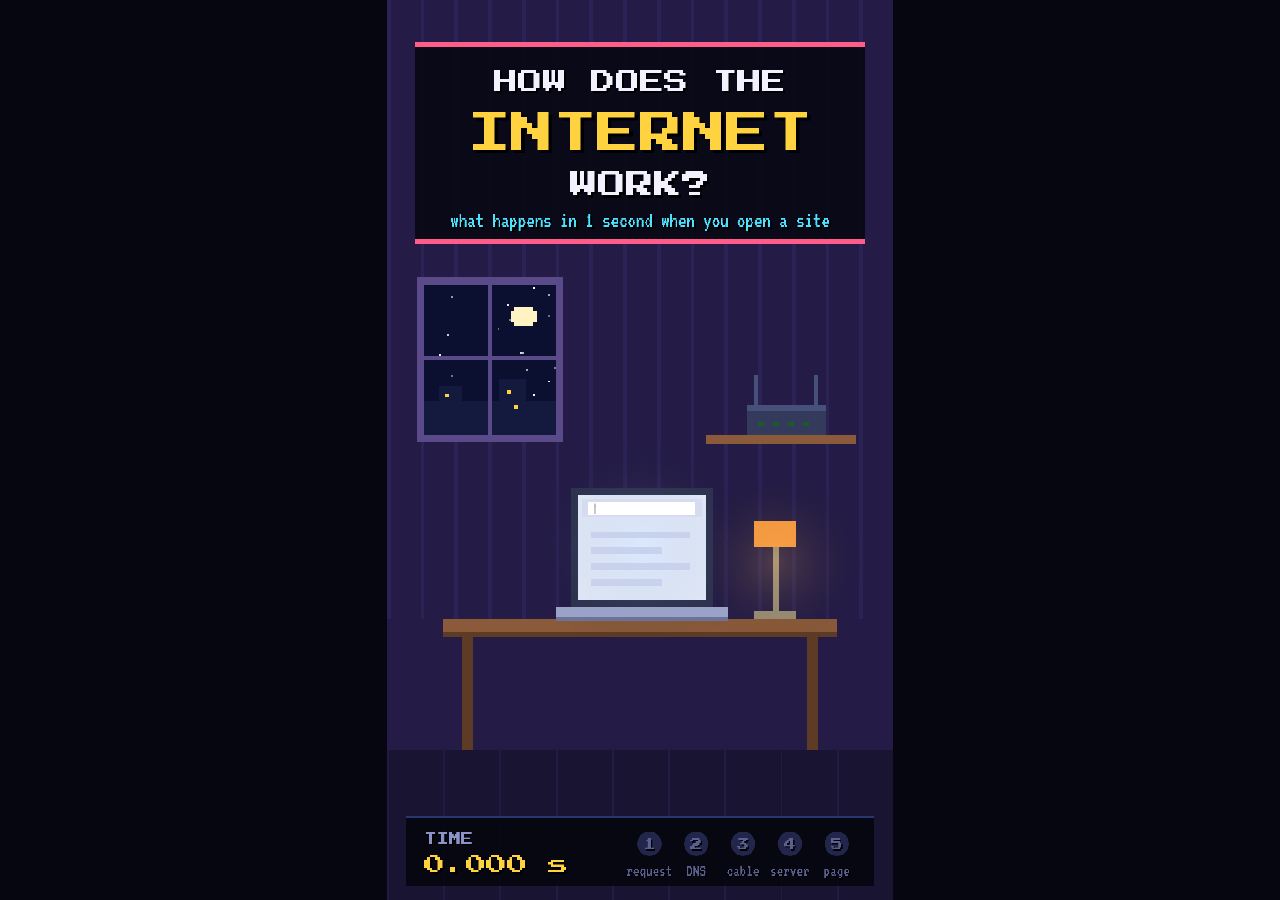
<file: video/internet.html>
<!DOCTYPE html>
<html lang="en">
<head>
<meta charset="UTF-8">
<meta name="viewport" content="width=device-width, initial-scale=1.0">
<title>How the Internet Works</title>
<style>
  @font-face { font-family: "Press Start 2P"; src: url("fonts/PressStart2P-Regular.ttf"); }
  @font-face { font-family: "VT323"; src: url("fonts/VT323-Regular.ttf"); }
  html, body { margin: 0; height: 100%; background: #05060f; }
  body { display: flex; align-items: center; justify-content: center; }
  canvas { height: 100vh; max-width: 100vw; aspect-ratio: 9 / 16; image-rendering: pixelated; }
</style>
</head>
<body>
<canvas id="c"></canvas>
<script>
// ===== Sozlamalar =====
// Rasm past o'lchamda (270x480) chiziladi va 4 marta kattalashtiriladi — piksel-art ko'rinishi uchun.
// Matnlar esa to'liq 1080x1920 o'lchamda yoziladi, shunda ular tiniq chiqadi.
const W = 270, H = 480, S = 4;
const art = document.createElement('canvas');
art.width = W; art.height = H;
const a = art.getContext('2d');
const out = document.getElementById('c');
out.width = W * S; out.height = H * S;
const o = out.getContext('2d');

const C = {
  night: '#0b1030', night2: '#18204f', wall: '#241c47', wall2: '#2b2255',
  yellow: '#ffd23f', cyan: '#4de1ff', pink: '#ff5c8a', green: '#6bff8f',
  white: '#f4f1ff', dark: '#0a0a14', paper: '#fff3c4', orange: '#ff9f43', blue: '#4d7cff'
};

// ===== Yordamchi funksiyalar =====
const clamp = (v, lo = 0, hi = 1) => Math.max(lo, Math.min(hi, v));
const lerp = (x, y, k) => x + (y - x) * k;
const seg = (p, s, e) => clamp((p - s) / (e - s));
const easeOut = k => 1 - Math.pow(1 - k, 3);
const easeInOut = k => k < 0.5 ? 4 * k * k * k : 1 - Math.pow(-2 * k + 2, 3) / 2;
const backOut = k => { const c = 1.9; return 1 + (c + 1) * Math.pow(k - 1, 3) + c * Math.pow(k - 1, 2); };
function rnd(i) { const x = Math.sin(i * 127.1 + 311.7) * 43758.5453; return x - Math.floor(x); }
function R(x, y, w, h, col) { a.fillStyle = col; a.fillRect(Math.round(x), Math.round(y), Math.round(w), Math.round(h)); }
function glow(x, y, r, col, alpha) {
  const g = a.createRadialGradient(x, y, 0, x, y, r);
  g.addColorStop(0, col); g.addColorStop(1, 'rgba(0,0,0,0)');
  a.globalAlpha = alpha; a.fillStyle = g; a.fillRect(x - r, y - r, r * 2, r * 2); a.globalAlpha = 1;
}

// Hi-res matn
function T(s, x, y, size, col, font = 'VT323', align = 'center', alpha = 1) {
  o.globalAlpha = alpha;
  o.font = `${size}px "${font}"`; o.textAlign = align; o.textBaseline = 'middle';
  const sh = Math.max(3, Math.round(size * 0.08));
  o.fillStyle = '#000'; o.fillText(s, x + sh, y + sh);
  o.fillStyle = col; o.fillText(s, x, y);
  o.globalAlpha = 1;
}
// Rangli bo'laklardan iborat qator: [[matn, rang], ...]
function TS(parts, cx, y, size, font, alpha = 1) {
  o.font = `${size}px "${font}"`;
  const total = parts.reduce((s, [t]) => s + o.measureText(t).width, 0);
  let x = cx - total / 2;
  for (const [t, col] of parts) { T(t, x, y, size, col, font, 'left', alpha); o.font = `${size}px "${font}"`; x += o.measureText(t).width; }
}
// Sarlavha bloki (har sahna tepasida)
function title(lt, head, line, sub) {
  const k = easeOut(clamp(lt / 0.45));
  const y0 = lerp(60, 150, k);
  o.globalAlpha = k * 0.82; o.fillStyle = '#05060f';
  o.fillRect(70, y0 - 70, 940, sub ? 330 : 250);
  o.globalAlpha = k; o.fillStyle = C.yellow;
  o.fillRect(70, y0 - 70, 940, 8); o.fillRect(70, y0 + (sub ? 252 : 172), 940, 8);
  o.globalAlpha = 1;
  TS(head, 540, y0, 56, 'Press Start 2P', k);
  T(line, 540, y0 + 95, 64, C.white, 'VT323', 'center', k);
  if (sub) T(sub, 540, y0 + 170, 56, C.cyan, 'VT323', 'center', k);
}

// ===== Qahramon: "Paket" (kichik xatjild) =====
function packet(x, y, t, s = 1, col = C.paper) {
  x = Math.round(x); y = Math.round(y);
  glow(x, y, 16 * s, 'rgba(255,210,63,0.9)', 0.55);
  const w = 16 * s, h = 11 * s, l = x - w / 2, tp = y - h / 2;
  R(l - s, tp - s, w + 2 * s, h + 2 * s, '#3a2a00');
  R(l, tp, w, h, col);
  // qopqoq chiziqlari
  for (let i = 0; i < 8 * s; i++) {
    R(l + i, tp + Math.floor(i * 0.6), s, s, '#d9b44a');
    R(l + w - 1 - i, tp + Math.floor(i * 0.6), s, s, '#d9b44a');
  }
  // ko'zlar (vaqti-vaqti bilan ko'zini yumadi)
  const blink = (t % 2.7) < 0.12;
  const ey = tp + 6 * s;
  if (blink) { R(x - 4 * s, ey + s, 2 * s, s, C.dark); R(x + 2 * s, ey + s, 2 * s, s, C.dark); }
  else { R(x - 4 * s, ey, 2 * s, 2 * s, C.dark); R(x + 2 * s, ey, 2 * s, 2 * s, C.dark); }
  R(x - s, ey + 3 * s, 2 * s, s, C.pink); // tabassum
}
function trail(fn, lt, n = 8, gap = 0.035) {
  for (let i = n; i >= 1; i--) {
    const [x, y] = fn(lt - i * gap);
    a.globalAlpha = (1 - i / (n + 1)) * 0.6;
    R(x - 2, y - 2, 4, 4, C.yellow);
  }
  a.globalAlpha = 1;
}

// ===== Fonlar =====
function stars(lt, n = 60, maxY = 240) {
  for (let i = 0; i < n; i++) {
    const tw = 0.5 + 0.5 * Math.sin(lt * 3 + i);
    a.globalAlpha = 0.3 + 0.7 * tw * rnd(i + 7);
    R(rnd(i) * W, rnd(i + 100) * maxY, 1, 1, '#ffffff');
  }
  a.globalAlpha = 1;
}
function room(lt) {
  R(0, 0, W, H, C.wall);
  for (let x = 0; x < W; x += 18) R(x, 0, 2, 330, C.wall2);
  // deraza
  R(16, 148, 78, 88, '#5a4a8a'); R(20, 152, 70, 80, C.night);
  a.save(); a.beginPath(); a.rect(20, 152, 70, 80); a.clip(); a.translate(20, 152);
  for (let i = 0; i < 18; i++) { a.globalAlpha = 0.4 + 0.6 * (0.5 + 0.5 * Math.sin(lt * 2 + i)); R(rnd(i + 3) * 70, rnd(i + 40) * 80, 1, 1, '#fff'); }
  a.globalAlpha = 1; R(48, 12, 10, 10, C.paper); R(46, 14, 2, 6, C.paper); R(58, 14, 2, 6, C.paper);
  R(0, 62, 70, 18, '#141a3d'); R(8, 54, 12, 26, '#141a3d'); R(40, 50, 14, 30, '#141a3d');
  R(11, 58, 2, 2, C.yellow); R(44, 56, 2, 2, C.yellow); R(48, 64, 2, 2, C.yellow);
  a.restore();
  R(54, 152, 2, 80, '#5a4a8a'); R(20, 190, 70, 2, '#5a4a8a');
  // pol va stol
  R(0, 400, W, 80, '#1a1433'); for (let x = 0; x < W; x += 30) R(x, 400, 1, 80, '#221a40');
  R(30, 330, 210, 7, '#8a5a3a'); R(30, 337, 210, 3, '#5e3b24');
  R(40, 340, 6, 60, '#5e3b24'); R(224, 340, 6, 60, '#5e3b24');
  // chiroq
  R(206, 290, 3, 40, '#9a8f7a'); R(196, 326, 22, 4, '#9a8f7a');
  R(196, 278, 22, 14, C.orange); glow(207, 300, 50, 'rgba(255,190,90,0.8)', 0.25);
  // tokcha + router
  R(170, 232, 80, 5, '#8a5a3a');
  R(192, 216, 42, 16, '#333a5c'); R(192, 216, 42, 3, '#47507a');
  R(196, 200, 2, 16, '#47507a'); R(228, 200, 2, 16, '#47507a');
  for (let i = 0; i < 4; i++) R(198 + i * 8, 225, 3, 2, (Math.floor(lt * 8 + i * 3) % 3) ? C.green : '#1c5a2a');
}
function laptop(lt) {
  R(98, 260, 76, 64, '#2d3350'); R(102, 264, 68, 56, '#e8f0ff');
  glow(136, 292, 60, 'rgba(160,200,255,0.9)', 0.2);
  R(90, 324, 92, 6, '#9aa3c7'); R(90, 329, 92, 2, '#6b7398');
}

// ===== Sahnalar =====
const SCENES = [
  { // 0 — kirish
    d: 5,
    art(lt, p) { room(lt); laptop(lt);
      if (p > 0.72) { const k = backOut(seg(p, 0.72, 0.85)); packet(136, lerp(292, 236, k), lt, 2); }
    },
    hud(lt, p) {
      const k = easeOut(clamp(lt / 0.5));
      o.globalAlpha = 0.85 * k; o.fillStyle = '#05060f'; o.fillRect(60, 90, 960, 430); o.globalAlpha = 1;
      o.fillStyle = C.pink; o.fillRect(60, 90, 960 * k, 10); o.fillRect(60, 510, 960 * k, 10);
      T('HOW DOES THE', 540, 175, 52, C.white, 'Press Start 2P', 'center', k);
      T('INTERNET', 540, 285, 92, C.yellow, 'Press Start 2P', 'center', k);
      T('WORK?', 540, 395, 60, C.white, 'Press Start 2P', 'center', k);
      T('what happens in 1 second when you open a site', 540, 470, 46, C.cyan, 'VT323', 'center', k);
      browser(lt, seg(p, 0.25, 0.62), p < 0.7);
    }
  },
  { // 1 — so'rov / Wi-Fi
    d: 5.5,
    path(t) {
      const p = t / this.d;
      if (p < 0.4) { const k = easeInOut(seg(p, 0.05, 0.4)); return [lerp(136, 213, k), lerp(240, 196, k) - Math.sin(k * Math.PI) * 70]; }
      if (p < 0.66) return [213, 196 + Math.sin(t * 6) * 2];
      const k = easeInOut(seg(p, 0.66, 1)); return [lerp(213, 150, k), lerp(196, -30, k)];
    },
    art(lt, p) { room(lt); laptop(lt);
      if (p > 0.36 && p < 0.8) {
        for (let i = 0; i < 3; i++) {
          const r = ((lt * 1.2 + i / 3) % 1);
          a.globalAlpha = 1 - r; a.strokeStyle = C.cyan; a.lineWidth = 2;
          a.beginPath(); a.arc(213, 210, 10 + r * 50, Math.PI * 1.15, Math.PI * 1.85); a.stroke();
        }
        a.globalAlpha = 1;
      }
      trail(t => this.path(t), lt); const [x, y] = this.path(lt); packet(x, y, lt, 2);
    },
    hud(lt, p) {
      browser(lt, 1, false);
      title(lt, [['1. ', C.yellow], ['REQUEST', C.white]], 'Your browser writes:', '"Send me the page!"');
      const [x, y] = this.path(lt);
      if (y > 118) T('GET /', x * S, (y - 24) * S, 48, C.yellow, 'VT323');
      if (p > 0.4 && p < 0.7) T('Wi-Fi router', 213 * S, 250 * S, 44, C.green, 'VT323');
    }
  },
  { // 2 — DNS
    d: 5.5,
    path(t) {
      const p = t / this.d;
      if (p < 0.25) { const k = easeOut(seg(p, 0, 0.25)); return [lerp(-20, 60, k), lerp(380, 150, k)]; }
      if (p < 0.72) return [60, 150 + Math.sin(t * 5) * 2];
      const k = easeInOut(seg(p, 0.72, 1)); return [lerp(60, 300, k), 150];
    },
    art(lt, p) {
      R(0, 0, W, H, '#0f1a3a');
      const off = (lt * 8) % 16;
      for (let x = -16; x < W + 16; x += 16) R(x + off, 0, 1, H, '#17265a');
      for (let y = 0; y < H; y += 16) R(0, y, W, 1, '#17265a');
      // katalog paneli
      R(28, 178, 214, 196, '#3b4a8a'); R(32, 182, 206, 188, '#0b1230');
      R(32, 182, 206, 14, '#2a3670');
      for (let i = 0; i < 3; i++) R(38 + i * 7, 187, 4, 4, [C.pink, C.yellow, C.green][i]);
      R(60, 374, 150, 10, '#3b4a8a'); R(80, 384, 110, 16, '#2a3670');
      trail(t => this.path(t), lt); const [x, y] = this.path(lt); packet(x, y, lt, 2);
    },
    hud(lt, p) {
      title(lt, [['2. ', C.yellow], ['DNS', C.cyan]], 'The internet\'s phone book', 'site name  ->  IP address');
      const rows = [['youtube.com', '142.250.185.14'], ['telegram.org', '149.154.167.99'], ['wikipedia.org', '185.15.59.224'],
        ['github.com', '140.82.121.4'], ['google.com', '142.250.74.46'], ['openai.com', '104.18.33.45'], ['amazon.com', '52.94.236.248']];
      T('LOOKING UP: google.com', 140 * S, 189 * S, 36, C.white, 'VT323', 'left');
      const hl = Math.min(4, Math.floor(seg(p, 0.22, 0.55) * 4.99));
      const found = p > 0.55;
      rows.forEach(([n, ip], i) => {
        const yy = (212 + i * 22) * S;
        if (i === hl) { o.fillStyle = found ? C.yellow : 'rgba(77,225,255,0.35)'; o.fillRect(36 * S, yy - 36, 198 * S, 72); }
        const col = (i === hl && found) ? C.dark : C.white;
        o.font = '44px "VT323"'; o.textAlign = 'left'; o.fillStyle = col; o.fillText(n, 42 * S, yy);
        o.textAlign = 'right'; o.fillText(ip, 232 * S, yy);
      });
      const [x, y] = this.path(lt);
      if (found) { const k = backOut(seg(p, 0.55, 0.65)); o.save(); o.translate(x * S, (y - 24) * S); o.scale(k, k); T('142.250.74.46', 0, 0, 44, C.yellow, 'VT323'); o.restore(); }
      else T('google.com ?', x * S, (y - 24) * S, 40, C.white, 'VT323');
    }
  },
  { // 3 — okean kabeli
    d: 6,
    art(lt, p) {
      const g = a.createLinearGradient(0, 0, 0, H);
      g.addColorStop(0, '#0b1030'); g.addColorStop(0.27, '#1d2a6b'); g.addColorStop(0.28, '#0c4a7a'); g.addColorStop(1, '#03101f');
      a.fillStyle = g; a.fillRect(0, 0, W, H);
      stars(lt, 30, 120); R(236, 112, 10, 10, C.paper);
      for (let x = 0; x < W; x += 4) R(x, 132 + Math.round(Math.sin(x * 0.15 + lt * 3) * 2), 4, 3, '#7fd4ff');
      // nur nurlari
      a.globalAlpha = 0.07; for (let i = 0; i < 4; i++) { a.fillStyle = '#bfe8ff'; a.beginPath(); const bx = 40 + i * 60 + Math.sin(lt + i) * 6; a.moveTo(bx, 135); a.lineTo(bx + 20, 135); a.lineTo(bx + 60, 400); a.lineTo(bx + 20, 400); a.fill(); } a.globalAlpha = 1;
      // baliqlar
      for (let i = 0; i < 6; i++) {
        const fy = 170 + rnd(i + 20) * 170, sp = 18 + rnd(i + 30) * 20;
        const fx = W + 20 - ((lt * sp + rnd(i + 40) * 300) % (W + 60));
        const col = [C.orange, C.pink, C.yellow, '#8affc1', C.orange, C.cyan][i];
        R(fx, fy, 10, 5, col); R(fx + 10, fy - 2 + (Math.floor(lt * 6) % 2), 3, 9, col); R(fx + 2, fy + 1, 1, 1, C.dark);
      }
      // pufakchalar
      for (let i = 0; i < 14; i++) { const bx = rnd(i + 60) * W + Math.sin(lt * 2 + i) * 3; const by = 420 - ((lt * (15 + rnd(i) * 15) + rnd(i + 70) * 300) % 290); R(bx, by, 2, 2, 'rgba(200,240,255,0.6)'); }
      // tub, suv o'tlari
      R(0, 420, W, 60, '#2e2a1c'); for (let x = 0; x < W; x += 7) R(x, 418 + rnd(x) * 4, 5, 3, '#3d3826');
      for (let i = 0; i < 9; i++) { const sx = 10 + i * 30; for (let j = 0; j < 7; j++) R(sx + Math.round(Math.sin(lt * 2 + j * 0.6 + i) * 2), 418 - j * 5, 3, 5, '#2f7a4a'); }
      // kabel
      R(-5, 391, W + 10, 9, '#15161f'); R(-5, 392, W + 10, 2, '#3a3c52');
      for (let i = 0; i < 9; i++) { const lx = (lt * 260 + i * 34) % (W + 40) - 20; R(lx, 395, 10, 2, C.cyan); glow(lx + 5, 396, 8, 'rgba(77,225,255,1)', 0.5); }
      const k = seg(p, 0.08, 0.9); const px = lerp(-20, W + 20, easeInOut(k));
      for (let i = 1; i < 10; i++) { a.globalAlpha = 0.5 - i * 0.05; R(px - i * 7, 394, 6, 3, C.yellow); } a.globalAlpha = 1;
      packet(px, 374, lt, 2);
    },
    hud(lt, p) {
      title(lt, [['3. ', C.yellow], ['CABLES', C.cyan]], 'Fiber optics on the ocean floor', 'light at 200,000 km per second');
      T('1.4 million km of cable worldwide', 540, 1180, 54, '#bfe8ff', 'VT323');
    }
  },
  { // 4 — server
    d: 5.5,
    path(t) { const p = t / this.d; const k = easeOut(seg(p, 0, 0.3)); return [lerp(300, 135, k), lerp(130, 260, k)]; },
    art(lt, p) {
      R(0, 0, W, H, '#0e0f1f');
      for (let y = 400; y < H; y += 10) R(0, y, W, 1, '#1c1e38'); R(0, 398, W, 3, '#26294a');
      const burst = p > 0.4;
      for (let r = 0; r < 3; r++) {
        const rx = 22 + r * 78;
        R(rx, 150, 70, 250, '#23263f'); R(rx + 3, 153, 64, 244, '#151729');
        for (let u = 0; u < 15; u++) {
          const uy = 158 + u * 16; R(rx + 6, uy, 58, 12, '#2c3050');
          for (let l = 0; l < 4; l++) {
            const on = rnd(r * 100 + u * 10 + l + Math.floor(lt * (r === 1 && burst ? 14 : 5)) * 0.37) > 0.45;
            const col = [C.green, C.cyan, C.orange, C.green][l];
            R(rx + 10 + l * 5, uy + 5, 2, 2, on ? col : '#1a1d33');
          }
          R(rx + 36, uy + 4, 24, 4, '#1d2038');
        }
      }
      if (burst) glow(135, 270, 70, 'rgba(77,225,255,1)', 0.25 * (1 - seg(p, 0.4, 0.8)));
      if (p < 0.42) {
        const s = 2 - easeInOut(seg(p, 0.3, 0.42)) * 1.5;
        trail(t => this.path(t), lt); const [x, y] = this.path(lt); packet(x, y, lt, s);
      }
      if (burst) this.kids(lt, p).forEach(([x, y]) => packet(x, y, lt + 0.3, 2, '#d8f6ff'));
    },
    kids(lt, p) {
      const res = [];
      for (let i = 0; i < 6; i++) {
        const k = easeOut(seg(p, 0.42 + i * 0.03, 0.75 + i * 0.03));
        const ang = Math.PI * (0.62 + i * 0.16);
        res.push([135 + Math.cos(ang) * 100 * k, 270 - Math.sin(ang) * 90 * k + 50 * k]);
      }
      return res;
    },
    hud(lt, p) {
      title(lt, [['4. ', C.yellow], ['SERVER', C.green]], 'A data center', 'splits the answer into packets');
      if (p > 0.42) {
        const labs = ['HTML', 'CSS', 'JS', 'IMAGE', 'FONT', 'ICON'];
        this.kids(lt, p).forEach(([x, y], i) => T(labs[i], x * S, (y - 22) * S, 48, C.cyan, 'VT323', 'center', seg(p, 0.45 + i * 0.03, 0.55 + i * 0.03)));
      }
    }
  },
  { // 5 — sahifa yig'iladi
    d: 7,
    blocks: [
      [41, 176, 188, 14, '#4d7cff'], [48, 198, 88, 52, '#ffb347'], [144, 200, 78, 7, '#2d3350'], [144, 213, 58, 5, '#9aa3c7'],
      [144, 223, 70, 5, '#9aa3c7'], [144, 236, 40, 12, '#ff5c8a'], [48, 258, 54, 34, '#e3e8ff'], [108, 258, 54, 34, '#e3e8ff'], [168, 258, 54, 34, '#e3e8ff']
    ],
    art(lt, p) {
      R(0, 0, W, H, C.wall); for (let x = 0; x < W; x += 18) R(x, 0, 2, 340, C.wall2);
      R(0, 330, W, 8, '#8a5a3a'); R(0, 338, W, 142, '#1a1433');
      R(33, 168, 204, 140, '#2d3350'); R(41, 176, 188, 124, '#ffffff');
      R(20, 308, 230, 10, '#9aa3c7'); R(20, 317, 230, 3, '#6b7398');
      glow(135, 240, 140, 'rgba(160,200,255,0.9)', 0.15);
      this.blocks.forEach(([x, y, w, h, col], i) => {
        const st = 0.04 + i * 0.065, land = st + 0.1;
        if (p > land) {
          const k = backOut(seg(p, land, land + 0.06));
          R(x + w / 2 * (1 - k), y + h / 2 * (1 - k), w * k, h * k, col);
          if (i === 1 && k > 0.9) { R(x + 8, y + 36, 70, 16, '#7a4a2a'); a.fillStyle = '#5b3a8a'; a.beginPath(); a.moveTo(x + 10, y + 40); a.lineTo(x + 35, y + 12); a.lineTo(x + 60, y + 40); a.fill(); R(x + 64, y + 8, 10, 10, C.paper); }
        } else if (p > st) {
          const k = easeInOut(seg(p, st, land));
          const sx = 290, sy = 120 + i * 6;
          packet(lerp(sx, x + w / 2, k), lerp(sy, y + h / 2, k) - Math.sin(k * Math.PI) * 30, lt + i, 2, '#d8f6ff');
        }
      });
    },
    hud(lt, p) {
      title(lt, [['5. ', C.yellow], ['PAGE', C.pink]], 'Packets get put back together');
      if (p > 0.5) T('MySite', 50 * S, 183 * S, 40, '#ffffff', 'VT323', 'left', seg(p, 0.5, 0.55));
      if (p > 0.72) {
        const k = backOut(seg(p, 0.72, 0.8));
        o.save(); o.translate(540, 1420); o.scale(k, k);
        o.fillStyle = '#05060f'; o.globalAlpha = 0.85; o.fillRect(-470, -110, 940, 260); o.globalAlpha = 1;
        o.fillStyle = C.yellow; o.fillRect(-470, -110, 940, 8); o.fillRect(-470, 142, 940, 8);
        T('TOTAL: 0.3 SEC', 0, -30, 54, C.yellow, 'Press Start 2P');
        T('faster than a blink!', 0, 60, 60, C.white, 'VT323');
        o.restore();
      }
      if (p > 0.86) T('Follow  >>  next lesson: HTML', 540, 1640, 48, C.cyan, 'VT323', 'center', seg(p, 0.86, 0.9));
    }
  }
];
let DURATION = SCENES.reduce((s, x) => s + x.d, 0);
// render.js ovoz uzunligiga qarab sahna davomiyliklarini o'rnatadi
function setDurations(ds) { ds.forEach((d, i) => SCENES[i].d = d); DURATION = SCENES.reduce((s, x) => s + x.d, 0); window.DURATION = DURATION; }

// Brauzer qatori (birinchi sahnalarda noutbuk ekranida)
function browser(lt, typed, cursor) {
  const x = 104 * S, y = 266 * S;
  o.fillStyle = '#d5dcf0'; o.fillRect(x, y, 64 * S, 40);
  o.fillStyle = '#ffffff'; o.fillRect(x + 14, y + 6, 64 * S - 28, 28);
  const txt = 'google.com'.slice(0, Math.floor(typed * 10 + 0.001));
  o.font = '30px "VT323"'; o.textAlign = 'left'; o.textBaseline = 'middle'; o.fillStyle = '#222';
  o.fillText(txt + (cursor && (lt % 0.8) < 0.4 ? '|' : ''), x + 22, y + 21);
  o.fillStyle = '#c9d2ec';
  for (let i = 0; i < 4; i++) o.fillRect(x + 20, y + 70 + i * 34, (i % 2 ? 150 : 210), 14);
}

// Pastki panel: vaqt hisoblagichi va 5 qadam
function hudBar(t) {
  const y = 1740;
  o.fillStyle = 'rgba(5,6,15,0.9)'; o.fillRect(40, y, 1000, 150);
  o.fillStyle = '#2a3670'; o.fillRect(40, y, 1000, 6);
  const start = SCENES[0].d, end = DURATION - SCENES[5].d * 0.3;
  const ms = easeInOut(seg(t, start, end)) * 0.3;
  T('TIME', 80, y + 50, 26, '#8b93c7', 'Press Start 2P', 'left');
  T(ms.toFixed(3) + ' s', 80, y + 105, 44, C.yellow, 'Press Start 2P', 'left');
  let acc = 0;
  for (let i = 0; i < 5; i++) {
    acc += SCENES[i].d;
    const on = t >= acc;
    const cx = 560 + i * 100, cy = y + 60;
    o.fillStyle = on ? [C.yellow, C.cyan, C.cyan, C.green, C.pink][i] : '#22264a';
    o.beginPath(); o.arc(cx, cy, 26, 0, Math.PI * 2); o.fill();
    T(String(i + 1), cx, cy + 2, 26, on ? C.dark : '#5a6090', 'Press Start 2P', 'center');
    T(['request', 'DNS', 'cable', 'server', 'page'][i], cx, y + 118, 34, on ? C.white : '#5a6090', 'VT323');
  }
  
}

// Sahnalar orasidagi piksel o'tish effekti
function pixelWipe(k) {
  if (k >= 1) return;
  const b = 15;
  for (let gy = 0; gy < H / b; gy++) for (let gx = 0; gx < W / b; gx++)
    if (rnd(gx * 31 + gy * 7) > k) R(gx * b, gy * b, b, b, '#05060f');
}

function renderFrame(t) {
  let acc = 0, i = 0;
  while (i < SCENES.length - 1 && t >= acc + SCENES[i].d) { acc += SCENES[i].d; i++; }
  const sc = SCENES[i], lt = t - acc, p = clamp(lt / sc.d);
  a.clearRect(0, 0, W, H);
  sc.art(lt, p);
  if (i > 0) pixelWipe(lt / 0.35);
  o.imageSmoothingEnabled = false;
  o.drawImage(art, 0, 0, W * S, H * S);
  if (i === 0 || lt > 0.2) sc.hud(lt, p);
  hudBar(t);
  // oxirida qorong'ilashish
  const f = seg(t, DURATION - 0.5, DURATION);
  if (f > 0) { o.globalAlpha = f; o.fillStyle = '#000'; o.fillRect(0, 0, W * S, H * S); o.globalAlpha = 1; }
}

window.DURATION = DURATION;
window.setDurations = setDurations;
window.renderFrame = renderFrame;
window.ready = Promise.all([
  document.fonts.load('40px "Press Start 2P"'), document.fonts.load('40px "VT323"')
]);

// Brauzerda ochilganda — cheksiz takrorlanadigan pleer
if (!location.search.includes('render')) {
  window.ready.then(() => {
    const t0 = performance.now();
    (function loop() { renderFrame(((performance.now() - t0) / 1000) % DURATION); requestAnimationFrame(loop); })();
  });
}
</script>
</body>
</html>
</file>
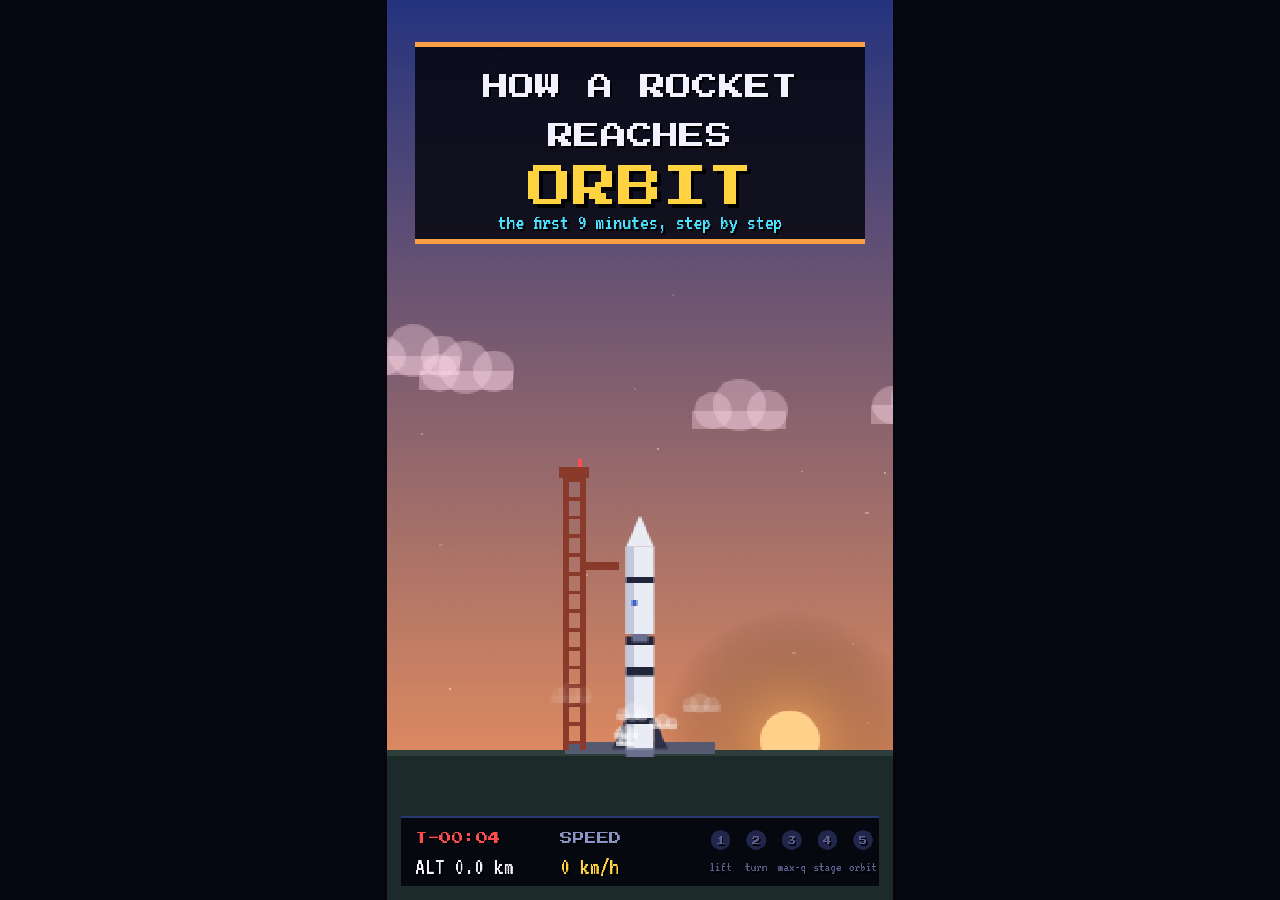
<file: video/rocket.html>
<!DOCTYPE html>
<html lang="en">
<head>
<meta charset="UTF-8">
<meta name="viewport" content="width=device-width, initial-scale=1.0">
<title>How a Rocket Reaches Orbit</title>
<style>
  @font-face { font-family: "Press Start 2P"; src: url("fonts/PressStart2P-Regular.ttf"); }
  @font-face { font-family: "VT323"; src: url("fonts/VT323-Regular.ttf"); }
  html, body { margin: 0; height: 100%; background: #05060f; }
  body { display: flex; align-items: center; justify-content: center; }
  canvas { height: 100vh; max-width: 100vw; aspect-ratio: 9 / 16; image-rendering: pixelated; }
</style>
</head>
<body>
<canvas id="c"></canvas>
<script>
// Piksel-art: rasm 270x480 da chiziladi, 4x kattalashtiriladi; matnlar 1080x1920 da.
const W = 270, H = 480, S = 4;
const art = document.createElement('canvas'); art.width = W; art.height = H;
const a = art.getContext('2d');
const out = document.getElementById('c'); out.width = W * S; out.height = H * S;
const o = out.getContext('2d');

const C = {
  yellow: '#ffd23f', cyan: '#4de1ff', pink: '#ff5c8a', green: '#6bff8f', red: '#ff4d4d',
  white: '#f4f1ff', dark: '#0a0a14', orange: '#ff9f43', blue: '#4d7cff'
};

// ===== Yordamchilar =====
const clamp = (v, lo = 0, hi = 1) => Math.max(lo, Math.min(hi, v));
const lerp = (x, y, k) => x + (y - x) * k;
const seg = (p, s, e) => clamp((p - s) / (e - s));
const easeOut = k => 1 - Math.pow(1 - k, 3);
const easeIn = k => k * k * k;
const easeInOut = k => k < 0.5 ? 4 * k * k * k : 1 - Math.pow(-2 * k + 2, 3) / 2;
const backOut = k => { const c = 1.9; return 1 + (c + 1) * Math.pow(k - 1, 3) + c * Math.pow(k - 1, 2); };
const bell = (p, c = 0.5, w = 0.2) => Math.exp(-Math.pow((p - c) / w, 2));
function rnd(i) { const x = Math.sin(i * 127.1 + 311.7) * 43758.5453; return x - Math.floor(x); }
function R(x, y, w, h, col) { a.fillStyle = col; a.fillRect(Math.round(x), Math.round(y), Math.round(w), Math.round(h)); }
function circ(x, y, r, col) { a.fillStyle = col; a.beginPath(); a.arc(Math.round(x), Math.round(y), Math.max(0, r), 0, Math.PI * 2); a.fill(); }
function glow(x, y, r, col, alpha) {
  const g = a.createRadialGradient(x, y, 0, x, y, r);
  g.addColorStop(0, col); g.addColorStop(1, 'rgba(0,0,0,0)');
  a.globalAlpha = alpha; a.fillStyle = g; a.fillRect(x - r, y - r, r * 2, r * 2); a.globalAlpha = 1;
}
function sky(top, bot) { const g = a.createLinearGradient(0, 0, 0, H); g.addColorStop(0, top); g.addColorStop(1, bot); a.fillStyle = g; a.fillRect(0, 0, W, H); }
function stars(lt, alpha = 1, n = 80) {
  for (let i = 0; i < n; i++) {
    a.globalAlpha = alpha * (0.3 + 0.7 * (0.5 + 0.5 * Math.sin(lt * 2.5 + i * 1.7)) * rnd(i + 9));
    R(rnd(i) * W, rnd(i + 200) * H, rnd(i + 5) > 0.85 ? 2 : 1, 1, '#ffffff');
  }
  a.globalAlpha = 1;
}
function cloud(x, y, w, alpha = 1, col = '#ffffff') {
  a.globalAlpha = alpha;
  circ(x, y, w * 0.28, col); circ(x - w * 0.28, y + w * 0.06, w * 0.2, col); circ(x + w * 0.3, y + w * 0.05, w * 0.22, col);
  R(x - w * 0.5, y + w * 0.05, w, w * 0.2, col);
  a.globalAlpha = 1;
}
// vertikal yoki ixtiyoriy yo'nalishdagi o'q
function arrow(x1, y1, x2, y2, col, wd = 3) {
  const ang = Math.atan2(y2 - y1, x2 - x1);
  a.strokeStyle = col; a.fillStyle = col; a.lineWidth = wd;
  a.beginPath(); a.moveTo(x1, y1); a.lineTo(x2 - Math.cos(ang) * 6, y2 - Math.sin(ang) * 6); a.stroke();
  a.beginPath(); a.moveTo(x2, y2);
  a.lineTo(x2 - Math.cos(ang - 0.5) * 10, y2 - Math.sin(ang - 0.5) * 10);
  a.lineTo(x2 - Math.cos(ang + 0.5) * 10, y2 - Math.sin(ang + 0.5) * 10); a.fill();
}

// Hi-res matn
function T(s, x, y, size, col, font = 'VT323', align = 'center', alpha = 1) {
  o.globalAlpha = alpha;
  o.font = `${size}px "${font}"`; o.textAlign = align; o.textBaseline = 'middle';
  const sh = Math.max(3, Math.round(size * 0.08));
  o.fillStyle = '#000'; o.fillText(s, x + sh, y + sh);
  o.fillStyle = col; o.fillText(s, x, y);
  o.globalAlpha = 1;
}
function TS(parts, cx, y, size, font, alpha = 1) {
  o.font = `${size}px "${font}"`;
  const total = parts.reduce((s, [t]) => s + o.measureText(t).width, 0);
  let x = cx - total / 2;
  for (const [t, col] of parts) { T(t, x, y, size, col, font, 'left', alpha); o.font = `${size}px "${font}"`; x += o.measureText(t).width; }
}
function title(lt, head, line, sub) {
  const k = easeOut(clamp(lt / 0.45));
  const y0 = lerp(60, 150, k);
  o.globalAlpha = k * 0.82; o.fillStyle = '#05060f';
  o.fillRect(70, y0 - 70, 940, sub ? 330 : 250);
  o.globalAlpha = k; o.fillStyle = C.yellow;
  o.fillRect(70, y0 - 70, 940, 8); o.fillRect(70, y0 + (sub ? 252 : 172), 940, 8);
  o.globalAlpha = 1;
  TS(head, 540, y0, 56, 'Press Start 2P', k);
  T(line, 540, y0 + 95, 64, C.white, 'VT323', 'center', k);
  if (sub) T(sub, 540, y0 + 170, 56, C.cyan, 'VT323', 'center', k);
}
function tag(s, x, y, col, size = 44, alpha = 1) { T(s, x * S, y * S, size, col, 'VT323', 'center', alpha); }

// ===== Raketa =====
// Mahalliy koordinatalar: burun -40, 2-bosqich -40..0, 1-bosqich 2..41. O'lcham 1.5x.
function stage2Local(flame, flameCol, t) {
  if (flame > 0) flameLocal(0, 3, 4, flame * 16, flameCol, t);
  a.fillStyle = '#e9ecf5'; a.beginPath(); a.moveTo(0, -42); a.lineTo(5, -31); a.lineTo(-5, -31); a.fill();
  R(-5, -31, 10, 31, '#e9ecf5'); R(-5, -31, 3, 31, '#c3c8da');
  R(-5, -20, 10, 2, '#22243a'); R(-3, -12, 2, 2, '#3a64c8');
  R(-3, 0, 6, 3, '#6b7090');
}
function stage1Local(flame, t) {
  if (flame > 0) flameLocal(0, 44, 9, flame * 34, 'orange', t);
  R(-5, 1, 10, 3, '#22243a');
  R(-5, 4, 10, 37, '#e9ecf5'); R(-5, 4, 3, 37, '#c3c8da');
  R(-5, 12, 10, 3, '#22243a'); R(-5, 30, 10, 2, '#22243a');
  a.fillStyle = '#2d3048';
  a.beginPath(); a.moveTo(-5, 30); a.lineTo(-10, 41); a.lineTo(-5, 41); a.fill();
  a.beginPath(); a.moveTo(5, 30); a.lineTo(10, 41); a.lineTo(5, 41); a.fill();
  R(-5, 41, 10, 3, '#6b7090');
}
function flameLocal(x, y, w, len, kind, t) {
  const fl = 0.85 + 0.15 * Math.sin(t * 47) + 0.1 * Math.sin(t * 31);
  len *= fl;
  const outer = kind === 'blue' ? 'rgba(90,160,255,0.9)' : 'rgba(255,120,40,0.95)';
  const inner = kind === 'blue' ? '#dff3ff' : '#fff3a0';
  a.fillStyle = outer; a.beginPath(); a.moveTo(x - w / 2, y); a.lineTo(x + w / 2, y); a.lineTo(x, y + len); a.fill();
  a.fillStyle = inner; a.beginPath(); a.moveTo(x - w / 4, y); a.lineTo(x + w / 4, y); a.lineTo(x, y + len * 0.55); a.fill();
}
function rocket(cx, cy, ang, t, opt = {}) {
  const sc = opt.sc || 1.5;
  a.save(); a.translate(cx, cy); a.rotate(ang); a.scale(sc, sc);
  if (opt.s1 !== false) stage1Local(opt.f1 || 0, t);
  stage2Local(opt.f2 || 0, 'blue', t);
  a.restore();
  if ((opt.f1 || 0) > 0) {
    const gx = cx - Math.sin(ang) * 75 * sc / 1.5, gy = cy + Math.cos(ang) * 75 * sc / 1.5;
    glow(gx, gy, 45, 'rgba(255,170,60,1)', 0.45 * opt.f1);
  }
}

// ===== Sahnalar =====
const SCENES = [
  { // 0 — start maydonchasi, teskari sanoq
    d: 4.5, key: 'pad',
    art(lt, p) { padScene(lt, 0, 0); },
    hud(lt, p) {
      const k = easeOut(clamp(lt / 0.5));
      o.globalAlpha = 0.85 * k; o.fillStyle = '#05060f'; o.fillRect(60, 90, 960, 430); o.globalAlpha = 1;
      o.fillStyle = C.orange; o.fillRect(60, 90, 960 * k, 10); o.fillRect(60, 510, 960 * k, 10);
      T('HOW A ROCKET', 540, 185, 56, C.white, 'Press Start 2P', 'center', k);
      T('REACHES', 540, 290, 56, C.white, 'Press Start 2P', 'center', k);
      T('ORBIT', 540, 400, 96, C.yellow, 'Press Start 2P', 'center', k);
      T('the first 9 minutes, step by step', 540, 475, 48, C.cyan, 'VT323', 'center', k);
      for (let n = 3; n >= 1; n--) {
        const st = this.d - n;
        if (lt >= st && lt < st + 1) {
          const kk = backOut(seg(lt, st, st + 0.25));
          o.save(); o.translate(540, 760); o.scale(kk, kk);
          T(String(n), 0, 0, 200, n === 1 ? C.red : C.yellow, 'Press Start 2P');
          o.restore();
        }
      }
    }
  },
  { // 1 — ko'tarilish
    d: 6, key: 'liftoff', noWipe: true,
    rise(lt) { const t = Math.max(0, lt - 0.9); return 7 * t * t; },
    art(lt, p) {
      const h = this.rise(lt), ry = Math.max(230, 338 - h), cam = h - (338 - ry);
      padScene(lt + 4.5, cam, clamp(lt / 0.6));
      smoke(lt, cam);
      const shake = lt < 1.2 ? (rnd(Math.floor(lt * 40)) - 0.5) * 2 : 0;
      rocket(135 + shake, ry, 0, lt, { f1: clamp(lt / 0.5) });
      if (lt > 1.4) {
        const k = easeOut(seg(lt, 1.4, 1.9));
        arrow(200, ry + 30, 200, ry + 30 - 85 * k, C.green, 4);
        arrow(222, ry - 10, 222, ry - 10 + 40 * k, C.red, 4);
      }
    },
    hud(lt, p) {
      title(lt, [['1. ', C.yellow], ['LIFTOFF', C.orange]], 'Engines push gas DOWN...', '...so the rocket goes UP');
      if (lt > 1.6) {
        const h = this.rise(lt), ry = Math.max(230, 338 - h), al = seg(lt, 1.6, 2);
        tag('THRUST', 200, ry - 64, C.green, 48, al);
        tag('WEIGHT', 222, ry + 40, C.red, 48, al);
        tag('thrust > weight', 135, 430, C.white, 52, seg(lt, 2.5, 3));
      }
    }
  },
  { // 2 — og'ish (gravity turn)
    d: 6, key: 'turn',
    ang(p) { return easeInOut(p) * 0.75; },
    art(lt, p) {
      const k = p;
      sky(lerpCol('#2a3f9a', '#0d1a55', k), lerpCol('#7fb3ff', '#3a6fd0', k));
      for (let i = 0; i < 9; i++) {
        const sp = 70 + rnd(i) * 60;
        const y = ((rnd(i + 3) * 600 + lt * sp) % 600) - 80;
        const x = ((rnd(i + 8) * 400 - lt * sp * 0.7 * k) % 400 + 400) % 400 - 60;
        cloud(x, y, 40 + rnd(i + 1) * 40, 0.85);
      }
      const an = this.ang(p);
      // kelajakdagi yo'l (nuqtali)
      for (let s = 0.08; s < 1; s += 0.06) {
        const px = 135 + Math.sin(an) * 60 * s + s * s * 120, py = 250 - Math.cos(an) * 160 * s + s * s * 40;
        a.globalAlpha = 0.8 * (1 - s); R(px, py, 3, 3, C.yellow);
      }
      a.globalAlpha = 1;
      rocket(135, 255, an, lt, { f1: 0.9 });
    },
    hud(lt, p) {
      title(lt, [['2. ', C.yellow], ['THE TURN', C.cyan]], 'Orbit is about going SIDEWAYS', 'so it slowly tilts');
      tag(Math.round(this.ang(p) * 180 / Math.PI) + '°', 75, 255, C.yellow, 64);
      tag('tilt', 75, 272, C.white, 40);
    }
  },
  { // 3 — Max-Q
    d: 5, key: 'maxq', noWipe: true,
    art(lt, p) {
      sky('#0b1240', '#2a55b0');
      const b = bell(p, 0.5, 0.22), an = 0.75;
      // tezlik chiziqlari
      for (let i = 0; i < 26; i++) {
        const sp = 300 + rnd(i) * 200, L = 20 + rnd(i + 2) * 30;
        const t0 = (rnd(i + 5) + lt * sp / 500) % 1;
        const x = W + 40 - t0 * (W + 120) + rnd(i + 9) * 60, y = -40 + t0 * (H + 80) * 0.9 + rnd(i + 4) * 120 - 60;
        a.globalAlpha = 0.25 + 0.5 * b; a.strokeStyle = '#ffffff'; a.lineWidth = 1;
        a.beginPath(); a.moveTo(x, y); a.lineTo(x - Math.sin(an) * L, y + Math.cos(an) * L); a.stroke();
      }
      a.globalAlpha = 1;
      const sx = (rnd(Math.floor(lt * 30)) - 0.5) * 5 * b, sy = (rnd(Math.floor(lt * 30) + 50) - 0.5) * 5 * b;
      // bug' konusi
      a.save(); a.translate(125 + sx, 265 + sy); a.rotate(an); a.scale(1.5, 1.5);
      a.globalAlpha = 0.55 * b; a.fillStyle = '#eaf6ff';
      a.beginPath(); a.moveTo(0, -18); a.quadraticCurveTo(26, 10, 18, 26); a.lineTo(-18, 26); a.quadraticCurveTo(-26, 10, 0, -18); a.fill();
      a.globalAlpha = 1; a.restore();
      rocket(125 + sx, 265 + sy, an, lt, { f1: 0.8 });
      // bosim o'lchagichi
      R(228, 150, 18, 230, '#22243a'); R(231, 153, 12, 224, '#0b0d1c');
      const fh = 220 * b;
      R(232, 375 - fh, 10, fh, b > 0.8 ? C.red : b > 0.45 ? C.orange : C.green);
      R(224, 155, 26, 2, C.red);
    },
    hud(lt, p) {
      title(lt, [['3. ', C.yellow], ['MAX-Q', C.red]], 'Air hits hardest here', 'the most stress on the rocket');
      tag('AIR', 237, 132, C.white, 40); tag('PRESSURE', 237, 141, C.white, 40);
      if (bell(p, 0.5, 0.22) > 0.85) tag('MAX!', 237, 395, C.red, 52);
    }
  },
  { // 4 — bosqichlarning ajralishi
    d: 6.5, key: 'staging',
    art(lt, p) {
      sky('#020309', '#0b1640');
      stars(lt, clamp(p * 1.5));
      // Yer egriligi
      circ(135, 980, 600, '#1f5fb8'); glow(135, 400, 160, 'rgba(120,200,255,1)', 0.35);
      a.globalAlpha = 0.6; circ(135, 982, 598, '#2f7bd8'); a.globalAlpha = 1;
      for (let i = 0; i < 7; i++) cloud(((rnd(i) * 360 - lt * 8) % 360 + 360) % 360 - 40, 392 + rnd(i + 1) * 20, 30, 0.7);
      const an = 1.05, cx = 125, cy = 230;
      const cut = p > 0.24, sep = seg(p, 0.36, 1), ign = p > 0.46;
      if (!cut || sep === 0) {
        rocket(cx, cy, an, lt, { f1: cut ? 0 : 0.7 });
      } else {
        // 1-bosqich orqaga ketib, aylanib qoladi
        const d = easeIn(sep) * 0 + sep * 90, rot = sep * 3;
        const bx = cx - Math.sin(an) * d, by = cy + Math.cos(an) * d;
        a.save(); a.translate(bx, by); a.rotate(an + rot); a.scale(1.5, 1.5); stage1Local(0, lt); a.restore();
        // 2-bosqich oldinga
        const fx = cx + Math.sin(an) * sep * 25, fy = cy - Math.cos(an) * sep * 25;
        a.save(); a.translate(fx, fy); a.rotate(an); a.scale(1.5, 1.5);
        stage2Local(ign ? clamp(seg(p, 0.46, 0.55)) : 0, 'blue', lt); a.restore();
        if (sep < 0.15) glow(cx, cy, 30, 'rgba(255,240,200,1)', 0.9 * (1 - sep / 0.15));
      }
    },
    hud(lt, p) {
      title(lt, [['4. ', C.yellow], ['STAGING', C.pink]], 'Empty tank? Drop it!', 'lighter rocket = more speed');
      if (p > 0.24 && p < 0.46) tag('ENGINE OFF', 135, 140, C.orange, 56, seg(p, 0.24, 0.28));
      if (p > 0.4) {
        const sep = seg(p, 0.36, 1), an = 1.05;
        tag('EMPTY', 125 - Math.sin(an) * sep * 90 + 20, 230 + Math.cos(an) * sep * 90 + 34, '#9aa3c7', 44, seg(p, 0.4, 0.45));
      }
      if (p > 0.48) tag('2ND ENGINE ON', 180, 175, C.cyan, 52, seg(p, 0.48, 0.52));
    }
  },
  { // 5 — orbita
    d: 9, key: 'orbit',
    th(lt) { return -Math.PI / 2 + lt * 0.75; },
    art(lt, p) {
      R(0, 0, W, H, '#03040b'); stars(lt, 1, 110);
      const ex = 135, ey = 255, er = 60;
      glow(ex, ey, er + 26, 'rgba(100,190,255,1)', 0.45);
      circ(ex, ey, er, '#1f5fb8');
      a.save(); a.beginPath(); a.arc(ex, ey, er, 0, Math.PI * 2); a.clip();
      for (let i = 0; i < 10; i++) {
        const x = ((rnd(i) * 160 + lt * 6) % 160) + ex - 80, y = ey - 50 + rnd(i + 30) * 100;
        circ(x, y, 7 + rnd(i + 2) * 12, '#3fa35a');
      }
      for (let i = 0; i < 8; i++) { const x = ((rnd(i + 50) * 160 + lt * 10) % 160) + ex - 80; R(x, ey - 50 + rnd(i + 70) * 100, 16 + rnd(i) * 14, 3, 'rgba(255,255,255,0.75)'); }
      a.fillStyle = 'rgba(0,0,30,0.45)'; a.beginPath(); a.arc(ex + 26, ey + 8, er + 6, 0, Math.PI * 2); a.fill();
      a.restore();
      // orbita yo'li
      const orr = 98;
      for (let d = 0; d < 360; d += 7) { const r = d * Math.PI / 180; R(ex + Math.cos(r) * orr - 1, ey + Math.sin(r) * orr - 1, 2, 2, 'rgba(255,210,63,0.55)'); }
      const th = this.th(lt), sx = ex + Math.cos(th) * orr, sy = ey + Math.sin(th) * orr;
      const k = easeOut(seg(p, 0.1, 0.2));
      if (k > 0) {
        arrow(sx, sy, sx - Math.sin(th) * 45 * k, sy + Math.cos(th) * 45 * k, C.yellow, 3);
        arrow(sx, sy, sx - Math.cos(th) * 32 * k, sy - Math.sin(th) * 32 * k, C.red, 3);
      }
      a.save(); a.translate(sx, sy); a.rotate(th + Math.PI); a.scale(0.9, 0.9); stage2Local(0, 'blue', lt);
      R(-14, -20, 9, 5, '#3a64c8'); R(5, -20, 9, 5, '#3a64c8'); a.restore();
    },
    hud(lt, p) {
      title(lt, [['5. ', C.yellow], ['ORBIT', C.green]], 'It falls toward Earth...', '...but moves so fast it keeps MISSING');
      const th = this.th(lt), sx = 135 + Math.cos(th) * 98, sy = 255 + Math.sin(th) * 98, al = seg(p, 0.15, 0.22);
      tag('SPEED', sx - Math.sin(th) * 62, sy + Math.cos(th) * 62, C.yellow, 44, al);
      tag('GRAVITY', sx - Math.cos(th) * 52, sy - Math.sin(th) * 52, C.red, 44, al);
      if (p > 0.66) {
        const k = backOut(seg(p, 0.66, 0.74));
        o.save(); o.translate(540, 1500); o.scale(k, k);
        o.fillStyle = '#05060f'; o.globalAlpha = 0.88; o.fillRect(-480, -120, 960, 280); o.globalAlpha = 1;
        o.fillStyle = C.green; o.fillRect(-480, -120, 960, 8); o.fillRect(-480, 152, 960, 8);
        T('28,000 KM/H', 0, -40, 64, C.yellow, 'Press Start 2P');
        T('= around Earth in 90 minutes', 0, 55, 58, C.white, 'VT323');
        o.restore();
      }
      if (p > 0.84) T('Follow for more  >>', 540, 1680, 52, C.cyan, 'VT323', 'center', seg(p, 0.84, 0.88));
    }
  }
];
let DURATION = SCENES.reduce((s, x) => s + x.d, 0);

function lerpCol(c1, c2, k) {
  const h = c => [1, 3, 5].map(i => parseInt(c.slice(i, i + 2), 16));
  const [r1, g1, b1] = h(c1), [r2, g2, b2] = h(c2);
  return `rgb(${Math.round(lerp(r1, r2, k))},${Math.round(lerp(g1, g2, k))},${Math.round(lerp(b1, b2, k))})`;
}

// Start maydoni (0- va 1-sahna). cam — kamera qancha yuqoriga ko'tarilgani.
function padScene(t, cam, ign) {
  sky('#24337e', '#ff9a5a');
  stars(t, 0.5, 30);
  glow(215, 395 + cam, 70, 'rgba(255,180,90,1)', 0.6); circ(215, 395 + cam, 16, '#ffd08a');
  for (let i = 0; i < 4; i++) cloud(((rnd(i + 11) * 330 + t * 3) % 330) - 30, 120 + rnd(i + 2) * 120 + cam * 0.5, 50, 0.35, '#ffd9e8');
  // yer
  R(0, 400 + cam, W, 80, '#1d2a2a'); R(0, 400 + cam, W, 3, '#2c3d3a');
  R(95, 396 + cam, 80, 6, '#555a70');
  // minora
  const tx = 100, top = 255 + cam;
  R(tx - 6, top, 3, 145, '#8a3a2a'); R(tx + 3, top, 3, 145, '#8a3a2a');
  for (let y = top; y < 400 + cam; y += 10) { R(tx - 6, y, 12, 2, '#8a3a2a'); }
  R(tx - 8, top - 6, 16, 6, '#8a3a2a'); R(tx + 2, top - 10, 2, 4, C.red);
  const armOut = 1 - clamp(ign * 2);
  R(tx + 6, 300 + cam, 18 * (armOut * 0.6 + 0.4), 4, '#8a3a2a');
  // raketa maydonda (faqat 0-sahnada; 1-sahnada alohida chiziladi)
  if (cam === 0 && ign === 0) {
    rocket(135, 338, 0, t, { f1: 0 });
    for (let i = 0; i < 6; i++) { const age = (t * 0.7 + i / 6) % 1; cloud(120 + i * 6 + age * 25 * (i % 2 ? 1 : -1), 396 - age * 30, 10 + age * 14, 0.5 * (1 - age)); }
  }
}
function smoke(lt, cam) {
  for (let i = 0; i < 46; i++) {
    const tb = 0.2 + i * 0.11; if (lt < tb) continue;
    const age = lt - tb, side = rnd(i) < 0.5 ? -1 : 1;
    const x = 135 + side * (8 + age * (18 + rnd(i + 3) * 22)), y = 398 + cam - age * (3 + rnd(i + 6) * 6);
    const r = 7 + age * (5 + rnd(i + 1) * 4);
    const g = Math.round(200 + rnd(i + 2) * 50);
    circ(x, y, r, `rgba(${g},${g},${g},${clamp(0.95 - age * 0.12)})`);
  }
}

// Pastki panel: vaqt, balandlik, tezlik, 5 qadam
const KEYS = [ // [t sahna oxiri, T+ soniya, balandlik km, tezlik km/h]
  [0, 0, 0, 0], [1, 40, 1.5, 600], [2, 60, 9, 1300], [3, 75, 13, 1700], [4, 160, 80, 8500], [5, 530, 200, 28000]];
function telemetry(t) {
  let acc = 0; const ends = SCENES.map(s => (acc += s.d));
  const st = ends[0]; if (t < st) return null;
  for (let i = 1; i < SCENES.length; i++) {
    if (t <= ends[i] || i === SCENES.length - 1) {
      const p = i === 5 ? easeOut(seg(t, ends[4], ends[4] + SCENES[5].d * 0.5)) : seg(t, ends[i - 1], ends[i]);
      const A = KEYS[i - 1], B = KEYS[i], e = i === 1 ? p * p : p;
      return [lerp(A[1], B[1], e), lerp(A[2], B[2], e), lerp(A[3], B[3], e)];
    }
  }
}
function hudBar(t) {
  const y = 1740;
  o.fillStyle = 'rgba(5,6,15,0.92)'; o.fillRect(30, y, 1020, 150);
  o.fillStyle = '#2a3670'; o.fillRect(30, y, 1020, 6);
  const tm = telemetry(t);
  let clock;
  if (!tm) { clock = 'T-00:0' + Math.max(1, Math.ceil(SCENES[0].d - t)); }
  else { const s = Math.floor(tm[0]); clock = 'T+' + String(Math.floor(s / 60)).padStart(2, '0') + ':' + String(s % 60).padStart(2, '0'); }
  T(clock, 60, y + 48, 26, tm ? C.green : C.red, 'Press Start 2P', 'left');
  T('ALT ' + (tm ? tm[1] : 0).toFixed(1) + ' km', 60, y + 108, 52, C.white, 'VT323', 'left');
  T('SPEED', 370, y + 48, 26, '#8b93c7', 'Press Start 2P', 'left');
  T(Math.round(tm ? tm[2] : 0).toLocaleString('en-US') + ' km/h', 370, y + 108, 52, C.yellow, 'VT323', 'left');
  let acc = SCENES[0].d;
  const labs = ['lift', 'turn', 'max-q', 'stage', 'orbit'];
  for (let i = 0; i < 5; i++) {
    const on = t >= acc; acc += SCENES[i + 1].d;
    const cx = 712 + i * 76, cy = y + 52;
    o.fillStyle = on ? [C.orange, C.cyan, C.red, C.pink, C.green][i] : '#22264a';
    o.beginPath(); o.arc(cx, cy, 21, 0, Math.PI * 2); o.fill();
    T(String(i + 1), cx, cy + 2, 18, on ? C.dark : '#5a6090', 'Press Start 2P');
    T(labs[i], cx, y + 110, 30, on ? C.white : '#5a6090', 'VT323');
  }
}

function pixelWipe(k) {
  if (k >= 1) return;
  const b = 15;
  for (let gy = 0; gy < H / b; gy++) for (let gx = 0; gx < W / b; gx++)
    if (rnd(gx * 31 + gy * 7) > k) R(gx * b, gy * b, b, b, '#05060f');
}

function renderFrame(t) {
  let acc = 0, i = 0;
  while (i < SCENES.length - 1 && t >= acc + SCENES[i].d) { acc += SCENES[i].d; i++; }
  const sc = SCENES[i], lt = t - acc, p = clamp(lt / sc.d);
  a.clearRect(0, 0, W, H);
  sc.art(lt, p);
  if (i > 0 && !sc.noWipe) pixelWipe(lt / 0.35);
  o.imageSmoothingEnabled = false;
  o.drawImage(art, 0, 0, W * S, H * S);
  if (i === 0 || sc.noWipe || lt > 0.2) sc.hud(lt, p);
  hudBar(t);
  // ajralishdagi yorqin chaqnash
  if (i === 1 && lt < 0.25) { o.globalAlpha = 0.6 * (1 - lt / 0.25); o.fillStyle = '#fff1c0'; o.fillRect(0, 0, W * S, H * S); o.globalAlpha = 1; }
  const f = seg(t, DURATION - 0.5, DURATION);
  if (f > 0) { o.globalAlpha = f; o.fillStyle = '#000'; o.fillRect(0, 0, W * S, H * S); o.globalAlpha = 1; }
}

window.DURATION = DURATION;
window.SCENE_DURS = SCENES.map(s => s.d);
window.renderFrame = renderFrame;
window.ready = Promise.all([document.fonts.load('40px "Press Start 2P"'), document.fonts.load('40px "VT323"')]);

if (!location.search.includes('render')) {
  window.ready.then(() => {
    const t0 = performance.now();
    (function loop() { renderFrame(((performance.now() - t0) / 1000) % DURATION); requestAnimationFrame(loop); })();
  });
}
</script>
</body>
</html>
</file>
<file: style/main.css>
* {
    box-sizing: border-box;
}

body {
    margin: 0;
}

img {
    vertical-align: middle;
}

ul,
ol {
    list-style: none;
    margin: 0;
    padding: 0;
}

a {
    text-decoration: none;
}

.container {
    width: 100%;
    max-width: 1400px;
    margin: 0 auto;
    padding: 0 15px;
} 

.header-box {
    display: flex;
    justify-content: space-between;
    align-items: center;
    
}
.header-img {
    width: 40px;
}
.header-logo {
    display: flex;
    align-items:center ;
justify-content:space-between ;
 width: 110px;
}
.header-text { 
    font-size: 25px;
    color: blue;
    font-family: 'Segoe UI', Tahoma, Geneva, Verdana, sans-serif;
   font-weight: 600;
}
.header-nav-list {
    display: flex;
    flex-wrap: wrap;
    gap: 40px;
}
.header-nav-text {
    font-size: 15px;
    color: rgb(7, 7, 17);
    display:inline-block;
    font-family: 'Segoe UI', Tahoma, Geneva, Verdana, sans-serif;
   font-weight: 600;
}
.header-nav-text:hover {
    color: rgb(105, 105, 225);
}
.header-nav-text:active {
    color: rgb(16, 147, 229);
    transform: scale(0.99);
}
.header-nav-btn {
    width: 100px;
    height: 30px;
    background-color: blue;
    color: white;
    border-radius: 8px;
    border: none;
    text-align: center;
    line-height: 30px;
    font-size: 13px;
    
}
.header-nav-btn:hover {
    background-color: rgb(105, 105, 225);
}
.header-nav-btn:active {
    background-color: rgb(16, 147, 229);
    transform: scale(0.99);
}
.biz {
    display: flex;
    justify-content: center;
    text-align: center;
    margin-top: 100px;
    font-size: 17px;
    font-family: 'Segoe UI', Tahoma, Geneva, Verdana, sans-serif;
    color: blue;
}
.main-title{ 
    display: flex;
    justify-content: center;
     font-size: 17px;
    font-family: 'Segoe UI', Tahoma, Geneva, Verdana, sans-serif;
    color: black;
}
.main-text{
    font-weight: 500;
    font-size: 16px;
    font-family: 'Segoe UI', Tahoma, Geneva, Verdana, sans-serif;
}
.main-list {
    max-width: 350px;
    justify-content: center;


}
.main-btn{
    
    width: 170px;
    background-color: white;
    color: blue;
    border-radius: 8px;
    border: 2px solid blue;
    text-align: center;
    line-height: 30px;
    font-size: 15px;
margin-top: 20px;
 margin-left: 20px;
}
.main-btn:hover {
    background-color: blue;
    color: white;
}
.main-btn:active {
    background-color: rgb(16, 147, 229);
    transform: scale(0.99);
}
.main-mini-box {
    display: flex;
    justify-content: space-between;
    margin-top: 50px;
   
}
.main-img {
    width: 500px;
    max-width: 100%;
    height: auto;

}
.main-box{
    margin:0 20px;
}
.main-servis{
    display: flex;
    justify-content: space-between;
    margin-top: 50px;
}

.tanish-text1{
    margin: 50px 0 0 0;
    font-weight: 700;
    font-size: 17px;
    font-family: 'Segoe UI', Tahoma, Geneva, Verdana, sans-serif;
    color: blue;
   text-align: center;
}
.tanish-text{
    font-weight: 700;
    font-size: 30px;
    font-family: 'Segoe UI', Tahoma, Geneva, Verdana, sans-serif;
    color: black;
    text-align: center;
}




.web{
    width: 300px;
    height:auto;
    align-items: center;
    padding: 10px;
    border-radius: 10px;
}

.web-img {
    width: 100px;
    display: block;
    margin: 0 auto;
    align-items: center;
}
.mobile {
    width: 300px;
    height:auto ;
    align-items: center;
    border-radius: 10px;
    padding: 10px;
}
.dizayn {
    width: 300px;
    height:auto ;
    align-items: center;
    border-radius: 10px;
    padding: 10px;
}
.mobile-img {
    width: 100px;
    display: block;
    margin: 0 auto;
    align-items: center;
}
.dizayn-img {
    width: 100px;
    display: block;
    margin: 0 auto;
}
.web-text{
    font-weight: 700;
    font-size: 20px;
    font-family: 'Segoe UI', Tahoma, Geneva, Verdana, sans-serif;
    color: black;
    text-align: center;
}
.mobile-text{
    font-weight: 700;
    font-size: 20px;
    font-family: 'Segoe UI', Tahoma, Geneva, Verdana, sans-serif;
    color: black;
    text-align: center;
}
.dizayn-text{
    font-weight: 700;
    font-size: 20px;
    font-family: 'Segoe UI', Tahoma, Geneva, Verdana, sans-serif;
    color: black;
    text-align: center;
}
.kantakt-one{
   color: blue;
    font-weight: 700;
    font-size: 20px;
    font-family: 'Segoe UI', Tahoma, Geneva, Verdana, sans-serif;
    text-align: center;
    margin-top: 50px;
}
.kantakt-two{
    color: black;
     font-weight: 700;
    font-size: 25px;
    font-family: 'Segoe UI', Tahoma, Geneva, Verdana, sans-serif;
    text-align: center;

}
.kantakt-inputs{
    display: flex;
    justify-content: space-between;
    gap: 20px;
    margin-top: 50px;
    width: 700px;
    max-width: 100%;
}
.kantakt-name{
    width: 300px;
    height: 30px;
    border-radius: 3px;
    border: 1px solid blue;
    padding: 5px;
}
.kantakt-email{
    width: 300px;
    height: 30px;
    border-radius: 3px;
    border: 1px solid blue;
    padding: 5px;
}
.kantakt-massage{
    width: 700px;
    max-width: 100%;
    height: 100px;
    border-radius: 3px;
    border: 1px solid blue;
    padding: 5px;
    margin-top: 20px;
    text-align:left;
    padding:0 0 75px 10px ;
}
.kantakt-btn{
    width: 200px;
    height: auto;
    padding: 10px;
    background-color: blue;
    color: white;
    border-radius: 8px;
    border: none;
    text-align: center;
    line-height: 30px;
    font-size: 15px;
    font-weight: 300;
    margin-top: 20px;
}
.kantakt-btn:hover{
  background-color: rgb(16, 98, 229);
    transform: scale(0.99);
}
.infotext-img{
    width: 30px;
}
.info{
    display: flex;
    justify-content: space-between;
}.infoemail{
    width: 30px;
}
.infolocation{
    width: 30px;
}
.infotext-text{
    margin: 2px 20px 0 0;
 font-size: 20px;
 font-weight: 500;
    font-family: 'Segoe UI', Tahoma, Geneva, Verdana, sans-serif;
}
.infotext{
    margin: 30px 10px;
    text-align: center;
    text-shadow: black 10px;
}
.footer{ 
    margin-top: 100px; color: rgb(236, 232, 232);
    height: 190px;
    background-color: rgb(199, 208, 205);
}
.footer-text{
    font-size: medium;
    font-weight: 500;
    color: black;
    text-align: center;
    font-family: 'Segoe UI', Tahoma, Geneva, Verdana, sans-serif;
}
.icons{
    width: 50px;
}
.social-icons{
    width: 500px;
    margin: 20px 20px;
    display: flex;
    align-items: center;
    justify-content: space-around;
}
.footer-box{
    height: 180px;
    display: flex;
    justify-content: space-between;
}
.kantakt-name,
.kantakt-email {
    flex: 1;
    min-width: 0;
}

/* Planshet */
@media (max-width: 992px) {
    .header-nav-list {
        gap: 20px;
    }
    .main-servis {
        flex-wrap: wrap;
        justify-content: center;
        gap: 20px;
    }
    .info {
        flex-direction: column;
    }
}

/* Telefon */
@media (max-width: 768px) {
    .header-box {
        flex-direction: column;
        gap: 10px;
        padding: 10px 0;
    }
    .header-nav-list {
        justify-content: center;
        gap: 12px 20px;
    }
    .biz {
        margin-top: 40px;
    }
    .main-box {
        margin: 0;
    }
    .main-mini-box {
        flex-direction: column;
        align-items: center;
        gap: 30px;
        margin-top: 20px;
    }
    .main-list {
        max-width: 100%;
        text-align: center;
    }
    .main-btn {
        margin-left: 0;
    }
    .main-servis {
        flex-direction: column;
        align-items: center;
    }
    .web,
    .mobile,
    .dizayn {
        width: 100%;
        max-width: 300px;
    }
    .tanish-text {
        font-size: 24px;
    }
    .kantakt-inputs {
        flex-direction: column;
        width: 100%;
        gap: 0;
    }
    .kantakt-name,
    .kantakt-email {
        width: 100%;
        margin-top: 10px;
    }
    .kantakt-massage {
        width: 100%;
    }
    .kantakt-btn {
        width: 100%;
    }
    .infotext {
        margin: 30px 0;
    }
    .infotext ul {
        justify-content: flex-start;
        align-items: center;
        gap: 10px;
    }
    .infotext-text {
        font-size: 16px;
        margin: 0;
        text-align: left;
        word-break: break-word;
    }
    .footer {
        height: auto;
        padding: 20px 0;
    }
    .footer-box {
        height: auto;
        flex-direction: column;
        align-items: center;
    }
    .social-icons {
        width: 100%;
        max-width: 300px;
        margin: 10px 0;
    }
    .icons {
        width: 40px;
    }
}
</file>
<file: pubg-overlay/css/admin.css>
:root { --bg: #0b0f15; --p: #141a23; --p2: #1c2430; --p3: #263142; --ln: #2a3545; --tx: #e9eef3; --mu: #8b98a9; --acc: #d0142c; --ok: #37d67a; --bad: #ff4b4b; --warn: #ffb020; }
* { box-sizing: border-box; }
body { margin: 0; background: var(--bg); color: var(--tx); font: 14px/1.35 system-ui, -apple-system, 'Segoe UI', Roboto, sans-serif; -webkit-tap-highlight-color: transparent; }
button, input, select, textarea { font: inherit; color: inherit; }
button { background: var(--p2); border: 1px solid var(--ln); border-radius: 8px; padding: 8px 12px; cursor: pointer; touch-action: manipulation; transition: background .12s, border-color .12s, transform .05s; }
button:hover { background: var(--p3); border-color: #3c4a5e; }
button:active { transform: scale(.96); }
button.on, button.pri { background: var(--acc); border-color: var(--acc); color: #fff; font-weight: 600; }
button.on:hover, button.pri:hover { filter: brightness(1.1); background: var(--acc); }
button.dng { color: var(--bad); }
button:disabled { opacity: .35; cursor: default; transform: none; }
a { text-decoration: none; }
input, select, textarea { background: #090d12; border: 1px solid var(--ln); border-radius: 8px; padding: 8px 10px; min-width: 0; }
input:focus, select:focus, textarea:focus, button:focus-visible { outline: 2px solid var(--acc); outline-offset: -1px; }
input[type=color] { padding: 2px; width: 48px; height: 36px; }
input[type=checkbox] { width: 16px; height: 16px; accent-color: var(--acc); vertical-align: -3px; }

header { position: sticky; top: 0; z-index: 30; display: flex; align-items: center; gap: 8px; padding: 8px 12px; background: rgba(20, 26, 35, .96); border-bottom: 1px solid var(--ln); flex-wrap: wrap; backdrop-filter: blur(8px); }
#tabs { display: flex; gap: 4px; background: #090d12; padding: 3px; border-radius: 10px; }
#tabs button { border: 0; background: transparent; padding: 7px 13px; color: var(--mu); font-weight: 600; }
#tabs button.on { background: var(--acc); color: #fff; }
.grow { flex: 1; }
#clock { font: 700 17px ui-monospace, SFMono-Regular, Menlo, monospace; background: #090d12; padding: 5px 11px; border-radius: 8px; white-space: nowrap; }
#clock small { font: 600 10px system-ui, sans-serif; color: var(--mu); text-transform: uppercase; letter-spacing: .06em; margin-left: 8px; }
#clock small:first-child { margin-left: 0; }
.st { font-size: 12px; font-weight: 600; padding: 5px 10px; border-radius: 20px; background: #090d12; white-space: nowrap; max-width: 46vw; overflow: hidden; text-overflow: ellipsis; }
.st.ok { color: var(--ok); } .st.error { color: #fff; background: var(--bad); } .st.local { color: var(--warn); }
.st.err { color: #ff8a8a; }
main { padding: 12px; max-width: 1800px; margin: 0 auto; }
h3 { margin: 0 0 9px; font-size: 11px; letter-spacing: .1em; text-transform: uppercase; color: var(--mu); }
.box { background: var(--p); border: 1px solid var(--ln); border-radius: 12px; padding: 12px; margin-bottom: 12px; }
.row { display: flex; gap: 6px; align-items: center; flex-wrap: wrap; margin-bottom: 6px; }
.row > input { flex: 1; }
.hint { color: var(--mu); font-size: 12px; margin: 4px 0 0; }
.hint b { color: var(--tx); }
label { font-size: 12px; color: var(--mu); display: flex; flex-direction: column; gap: 3px; }
details summary { cursor: pointer; padding: 6px 0; color: var(--mu); }

/* ---------- live ---------- */
.live { display: grid; grid-template-columns: minmax(0, 1fr) 340px; gap: 12px; align-items: start; }
#bar { position: sticky; top: 56px; z-index: 20; display: grid; grid-template-columns: minmax(0, 1fr) 240px; gap: 8px; padding: 6px 0 8px; background: var(--bg); }
#atk { border: 2px dashed var(--ln); border-radius: 10px; padding: 7px 12px; min-height: 46px; display: flex; align-items: center; gap: 10px; }
#atk.has { border: 2px solid #fff; background: #fff; color: #000; }
#atk.has .hint { color: #555; font-weight: 700; margin: 0; letter-spacing: .08em; }
#atk b { font-size: 17px; }
#atk.has b { flex: 1; white-space: nowrap; overflow: hidden; text-overflow: ellipsis; }
#atk.has button { background: #000; color: #fff; border-color: #000; padding: 5px 10px; }
#atk .hint { margin: 0; }
#atk .hint b { font-size: inherit; }
#side { position: sticky; top: 62px; max-height: calc(100vh - 74px); overflow: auto; padding-right: 2px; }
#grid { display: grid; grid-template-columns: repeat(auto-fill, minmax(262px, 1fr)); gap: 8px; }
.tc { background: var(--p); border: 1px solid var(--ln); border-radius: 10px; overflow: hidden; }
.tc.out { opacity: .45; }
.tc.dim { display: none; }
.tc .hd { display: flex; align-items: center; gap: 7px; padding: 6px 9px; background: var(--p2); font-weight: 700; border-bottom: 1px solid var(--ln); }
.tc .hd img { width: 22px; height: 22px; object-fit: contain; }
.tc .hd .pl { font-size: 11px; background: var(--bad); color: #fff; border-radius: 5px; padding: 1px 6px; }
.tc .hd .pl.w { background: var(--ok); color: #05210f; }
.tc .hd .el { margin-left: auto; color: var(--acc); font-size: 17px; font-variant-numeric: tabular-nums; }
.pr { display: grid; grid-template-columns: minmax(0, 1fr) 26px 24px 26px 36px 36px; gap: 3px; padding: 3px 5px; align-items: center; }
.pr + .pr { border-top: 1px solid rgba(255, 255, 255, .04); }
.pr button { padding: 0; height: 34px; }
.pr .nm { text-align: left; padding: 0 9px; white-space: nowrap; overflow: hidden; text-overflow: ellipsis; font-weight: 600; background: transparent; border-color: transparent; }
.pr .nm:hover { background: var(--p3); }
.pr .nm.sel { background: #fff; color: #000; border-color: #fff; }
.pr .k { text-align: center; font-weight: 700; font-size: 15px; font-variant-numeric: tabular-nums; }
.pr.k { background: rgba(255, 176, 32, .09); }
.pr.k .nm { color: var(--warn); }
.pr.d .nm { color: #5d6877; text-decoration: line-through; }
.pr .bk { color: var(--warn); font-weight: 700; }
.pr .bd { color: var(--bad); font-size: 16px; }
.pr .bk.on { background: var(--warn); border-color: var(--warn); color: #000; }
.pr .bd.on { background: var(--bad); border-color: var(--bad); color: #fff; }
.pr .mini { color: var(--mu); font-size: 16px; background: transparent; border-color: transparent; }
.g2 { display: grid; grid-template-columns: 1fr 1fr; gap: 6px; }
.g3 { display: grid; grid-template-columns: 1fr 1fr 1fr; gap: 6px; }
.inl { display: grid; grid-template-columns: 78px 1fr; gap: 6px; margin-bottom: 6px; }
.log { font-size: 13px; max-height: 190px; overflow: auto; }
.log .lg { padding: 4px 0; border-bottom: 1px solid rgba(255, 255, 255, .05); white-space: nowrap; overflow: hidden; text-overflow: ellipsis; }
.log .lg i { font: 11px ui-monospace, monospace; color: var(--mu); margin-right: 8px; font-style: normal; }
.log .lg.kill b { color: var(--bad); } .log .lg.knock b { color: var(--warn); } .log .lg.out { color: var(--acc); }

@media (max-width: 900px) {
  main { padding: 8px; }
  .live { grid-template-columns: minmax(0, 1fr); }
  #side { position: static; max-height: none; }
  #bar { grid-template-columns: minmax(0, 1fr); top: 96px; }
  #atk .hint { font-size: 11px; }
  #clock { order: 5; }
  .pr { grid-template-columns: minmax(0, 1fr) 30px 24px 30px 44px 44px; }
  .pr button { height: 40px; }
}

/* ---------- teams ---------- */
.te { display: grid; grid-template-columns: repeat(auto-fill, minmax(320px, 1fr)); gap: 10px; }
.te .box { margin: 0; }
.th { display: grid; grid-template-columns: 46px 74px minmax(0, 1fr) 52px 34px; gap: 5px; align-items: center; margin-bottom: 8px; }
.th input:nth-of-type(1) { font-weight: 700; }
.pe { display: grid; grid-template-columns: 36px minmax(0, 1fr) 34px; gap: 5px; align-items: center; margin-bottom: 4px; }
.th button, .pe button { padding: 6px 0; }
.up { width: 100%; aspect-ratio: 1; border: 1px dashed #3c4a5e; border-radius: 8px; display: grid; place-items: center; cursor: pointer; overflow: hidden; color: var(--mu); font-size: 18px; position: relative; background: #090d12; }
.up:hover { border-color: var(--acc); color: var(--acc); }
.up img { width: 100%; height: 100%; object-fit: contain; }
.up input { position: absolute; left: 0; top: 0; width: 100%; height: 100%; opacity: 0; cursor: pointer; }
textarea { width: 100%; min-height: 120px; font-family: ui-monospace, monospace; font-size: 12px; margin-bottom: 6px; }

/* ---------- tables ---------- */
.tw { overflow-x: auto; }
table { width: 100%; border-collapse: collapse; font-variant-numeric: tabular-nums; }
th, td { padding: 6px 8px; border-bottom: 1px solid var(--ln); text-align: center; }
th { font-size: 11px; color: var(--mu); text-transform: uppercase; letter-spacing: .06em; }
tr:hover td { background: rgba(255, 255, 255, .025); }
td.l, th.l { text-align: left; white-space: nowrap; }
td input { width: 68px; text-align: center; padding: 4px; }
.cols { display: grid; grid-template-columns: repeat(auto-fit, minmax(min(100%, 360px), 1fr)); gap: 12px; }
.cols > .box { min-width: 0; overflow-x: auto; }
.spn { display: flex; gap: 8px; flex-wrap: wrap; }
.spn .up { width: 130px; aspect-ratio: 2.4; }
code { background: #090d12; padding: 3px 7px; border-radius: 5px; word-break: break-all; }

#login { position: fixed; left: 0; top: 0; width: 100%; height: 100%; background: rgba(5, 8, 12, .9); display: grid; place-items: center; z-index: 50; }
#login[hidden] { display: none; }
#login form { background: var(--p); border: 1px solid var(--ln); border-radius: 14px; padding: 24px; width: min(92vw, 320px); display: flex; flex-direction: column; gap: 10px; }
#login h2 { margin: 0 0 4px; }
#loginErr { color: var(--bad); margin: 0; min-height: 18px; font-size: 13px; }

/* ---------- keyboard, stages, map, misc ---------- */
.tc .hd .no { font: 700 11px ui-monospace, monospace; font-style: normal; color: var(--mu); background: #090d12; border-radius: 4px; padding: 2px 5px; }
.pr .nm i { font: 700 10px ui-monospace, monospace; font-style: normal; color: var(--mu); margin-right: 7px; }
.pr .nm.sel i { color: #777; }
.pr.cur { outline: 2px solid #4da3ff; outline-offset: -2px; border-radius: 6px; background: rgba(77, 163, 255, .12); }
#atk { flex-wrap: wrap; }
#atk .kbd { flex-basis: 100%; font-size: 12px; color: #4da3ff; }
#atk.has .kbd { color: #0b57b0; }
#atk .kbd b { font-size: inherit; color: inherit; flex: none; }
#atk .kbd u { text-decoration: none; background: rgba(77, 163, 255, .2); border-radius: 3px; padding: 0 4px; font-weight: 700; }
.mp { font-size: 10px; font-weight: 700; background: #ffd24a; color: #000; border-radius: 4px; padding: 1px 5px; }
.stg { border: 1px solid var(--ln); border-radius: 10px; padding: 8px; margin-bottom: 8px; }
.stg.cur { border-color: var(--acc); }
.chips { display: flex; flex-wrap: wrap; gap: 5px; margin: 6px 0; }
.chips button { padding: 5px 9px; font-weight: 600; }
.chips button.done { color: var(--ok); }
.chips button.on { color: #fff; }
.ck { flex-direction: row; align-items: center; gap: 4px; background: var(--p2); border-radius: 6px; padding: 4px 8px; color: var(--tx); cursor: pointer; }
.mapw { display: grid; grid-template-columns: minmax(0, 720px) minmax(240px, 1fr); gap: 12px; align-items: start; }
@media (max-width: 900px) { .mapw { grid-template-columns: minmax(0, 1fr); } }
.mapbox { position: relative; background: #090d12; border-radius: 8px; overflow: hidden; cursor: crosshair; user-select: none; margin-top: 8px; }
.mapbox > img { display: block; width: 100%; pointer-events: none; }
.pin { position: absolute; transform: translate(-50%, -50%); padding: 2px 6px 2px 2px; display: flex; align-items: center; gap: 4px; background: rgba(0, 0, 0, .78); border: 1px solid #fff; border-radius: 20px; font-size: 11px; font-weight: 700; }
.pin img { width: 22px; height: 22px; object-fit: contain; }
.filebtn { flex-direction: row; align-items: center; background: var(--p2); border: 1px solid var(--ln); border-radius: 8px; padding: 8px 12px; cursor: pointer; color: var(--tx); font-size: 14px; position: relative; overflow: hidden; }
.filebtn input { position: absolute; left: 0; top: 0; width: 100%; height: 100%; opacity: 0; cursor: pointer; }
details.box > summary { padding: 0; }

/* the attacker bar never changes height, so the buttons below never jump while an admin is clicking */
#atk { height: 58px; min-height: 0; flex-wrap: nowrap; overflow: hidden; }
#atk > .hint { white-space: nowrap; overflow: hidden; text-overflow: ellipsis; min-width: 0; }
#atk .kbd { flex: 0 1 auto; margin-left: auto; white-space: nowrap; overflow: hidden; text-overflow: ellipsis; min-width: 0; }
#atk.has > b { flex: 0 1 auto; }
@media (max-width: 900px) { #atk { height: 50px; } }

/* ---------- tournaments page ---------- */
body.picking #tabs, body.picking #clock, body.picking #undo, body.picking #who { display: none; }
.pick { max-width: 1100px; margin: 0 auto; }
.phd { display: flex; align-items: center; gap: 12px; flex-wrap: wrap; margin: 6px 0 14px; }
.phd h2 { margin: 0; font-size: 26px; }
.phd .hint { flex: 1; margin: 0; }
.rooms { display: grid; grid-template-columns: repeat(auto-fill, minmax(min(100%, 340px), 1fr)); gap: 12px; }
.room { margin: 0; display: flex; flex-direction: column; gap: 8px; }
.room h3 { margin: 6px 0 0; }
.rhd { display: flex; align-items: baseline; gap: 10px; flex-wrap: wrap; }
.rhd b { font-size: 20px; }
.rhd code { font-size: 11px; color: var(--mu); }
.btn { display: inline-flex; align-items: center; border-radius: 8px; padding: 8px 12px; border: 1px solid var(--ln); background: var(--p2); color: var(--tx); font-weight: 600; }
.btn.pri { background: var(--acc); border-color: var(--acc); color: #fff; }
.box.warn { border-color: var(--warn); color: var(--warn); }
.roombtn { display: inline-flex; align-items: center; gap: 6px; padding: 6px 12px; border-radius: 8px; background: var(--p2); border: 1px solid var(--ln); color: var(--tx); font-size: 13px; max-width: 32vw; white-space: nowrap; overflow: hidden; text-overflow: ellipsis; }
.roombtn[hidden] { display: none; }
.roombtn:hover { border-color: var(--acc); }

.pages { margin: 0 0 8px; }
.pages small { opacity: .7; font-size: 11px; }

.chars { display: flex; gap: 10px; flex-wrap: wrap; }
.chr { width: 92px; position: relative; display: flex; flex-direction: column; align-items: center; gap: 4px; }
.chr .up { width: 92px; aspect-ratio: .8; background: repeating-conic-gradient(#1c2430 0 25%, #141a23 0 50%) 0 0 / 16px 16px; }
.chr .up img { object-fit: contain; object-position: 50% 100%; }
.chr b { font-size: 12px; color: var(--mu); }
.chr button { position: absolute; top: 2px; right: 2px; padding: 0 6px; }

/* ---------- music ---------- */
.music .now { display: flex; align-items: center; gap: 10px; background: #090d12; border-radius: 8px; padding: 9px 12px; }
.music .now b { flex: 1; white-space: nowrap; overflow: hidden; text-overflow: ellipsis; }
.music .now small { color: var(--mu); }
.music .eq { display: flex; gap: 2px; align-items: flex-end; height: 16px; width: 16px; }
.music .eq i { width: 4px; height: 4px; background: var(--mu); border-radius: 1px; }
.music .now.on .eq i { background: var(--ok); animation: eq .8s ease-in-out infinite alternate; }
.music .now.on .eq i:nth-child(2) { animation-delay: .25s; } .music .now.on .eq i:nth-child(3) { animation-delay: .5s; }
@keyframes eq { from { height: 3px; } to { height: 16px; } }
.music input[type=range] { accent-color: var(--acc); padding: 0; }
.tracks { max-height: 210px; overflow: auto; margin-top: 4px; }
.trk { display: flex; align-items: center; gap: 8px; padding: 4px 0; border-bottom: 1px solid rgba(255,255,255,.05); }
.trk span { flex: 1; white-space: nowrap; overflow: hidden; text-overflow: ellipsis; }
.trk.cur span { color: var(--ok); font-weight: 600; }
.trk button { padding: 4px 9px; }
.music .filebtn { justify-content: center; width: 100%; }
.trk.bi:not(.cur) span { color: var(--mu); }
.automu { margin-top: 8px; }
.mmap { display: grid; grid-template-columns: minmax(0, 1fr) minmax(0, 1fr); gap: 6px; margin-top: 8px; padding: 8px; background: #090d12; border-radius: 8px; }
.mmap label { font-size: 12px; }
.mmap .hint { grid-column: 1 / -1; margin: 2px 0 0; }
.g4 { display: grid; grid-template-columns: 1fr 1fr; gap: 6px; }
.mmap label, .mmap select { min-width: 0; width: 100%; }

/* ---------- faster kill entry: recent attackers, team wipe, log editor ---------- */
#rec { height: 38px; display: flex; align-items: center; gap: 6px; overflow: hidden; white-space: nowrap; margin: -2px 0 8px; }
#rec .hint { margin: 0; flex: none; }
#rec .chip { flex: none; padding: 5px 10px; border-radius: 20px; font-size: 13px; font-weight: 600; }
#rec .chip b { color: var(--acc); margin-left: 4px; }
#rec .chip.on { background: #fff; color: #000; border-color: #fff; }
#rec .keep { margin-left: auto; flex: none; padding: 5px 10px; border-radius: 20px; font-size: 12px; color: var(--mu); }
#rec .keep.on { color: var(--ok); background: rgba(46, 204, 113, .1); border-color: rgba(46, 204, 113, .5); }
.tc .hd .wipe { padding: 2px 7px; font-size: 11px; color: var(--bad); background: transparent; border-color: rgba(255, 255, 255, .1); }
.tc .hd .wipe:hover { background: var(--bad); color: #fff; }
.lg.ed { cursor: pointer; position: relative; padding-right: 20px; border-radius: 5px; }
.lg.ed:hover, .lg.open { background: var(--p3); }
.lg s { position: absolute; right: 4px; top: 50%; transform: translateY(-50%); text-decoration: none; color: var(--mu); font-size: 12px; opacity: 0; }
.lg.ed:hover s, .lg.open s { opacity: 1; }
.lg.rev b { color: var(--ok); }
.lged { background: #090d12; border-radius: 8px; padding: 8px; margin: 2px 0 6px; }
.lged label { font-size: 12px; }
.lged select { width: 100%; }
.lged .row { margin: 6px 0 0; }

/* ---------- phone mode (admin.html?m=1 or a narrow screen): big buttons, kills only ---------- */
body.mob header { position: static; }
body.mob #tabs, body.mob #obs, body.mob #who { display: none; }
body.mob #undo { padding: 10px 14px; font-size: 15px; }
body.mob main { padding: 8px; }
body.mob .live { display: block; }
body.mob #bar { position: sticky; top: 0; display: block; padding: 6px 0; }
body.mob #atk { height: 54px; }
body.mob #atk > .hint { font-size: 12px; white-space: normal; line-height: 1.25; }
body.mob #atk .kbd { display: none; }
body.mob #rec { margin: 6px 0; overflow-x: auto; height: 44px; scrollbar-width: none; }
body.mob #rec .chip, body.mob #rec .keep { padding: 9px 12px; font-size: 14px; }
body.mob #grid { grid-template-columns: minmax(0, 1fr); gap: 10px; }
body.mob .tc.out .pr { display: none; }
body.mob .tc .hd { padding: 9px 10px; font-size: 16px; }
body.mob .tc .hd .wipe { padding: 8px 10px; font-size: 13px; }
body.mob .pr { grid-template-columns: minmax(0, 1fr) 40px 26px 40px 56px 56px; gap: 5px; padding: 4px 6px; }
body.mob .pr button { height: 50px; font-size: 17px; }
body.mob .pr .nm { font-size: 17px; }
body.mob .pr .bk, body.mob .pr .bd { font-size: 20px; }
body.mob .lg { padding-top: 7px; padding-bottom: 7px; font-size: 14px; }
body.mob .lg s { opacity: 1; }
body.mob .lged select, body.mob .lged button { min-height: 44px; font-size: 15px; }
body.mob .log { max-height: none; }
body.mob #filter { width: 100%; box-sizing: border-box; }

/* ---------- auto kills (screen reading) ---------- */
.ak .row { margin-bottom: 6px; }
.akprev { display: block; width: 100%; max-height: 90px; object-fit: contain; object-position: left; background: #fff; border-radius: 6px; margin: 4px 0; }
.akl { margin: 6px 0; }
.akp { display: flex; align-items: center; gap: 6px; padding: 4px 0; border-bottom: 1px solid rgba(255, 255, 255, .05); font-size: 13px; }
.akp span { flex: 1; min-width: 0; white-space: nowrap; overflow: hidden; text-overflow: ellipsis; }
.akp b.k { color: var(--bad); } .akp b.n { color: var(--warn); }
.akp button { padding: 4px 10px; }
.ak .bad { color: #ff8a8a; }
.akpick { position: fixed; inset: 0; z-index: 100; background: rgba(0, 0, 0, .8); display: grid; place-items: center; padding: 20px; }
.akpick .in { background: var(--p); border-radius: 12px; padding: 14px; max-width: 1100px; width: 100%; }
.akpick .pic { position: relative; cursor: crosshair; user-select: none; touch-action: none; }
.akpick .pic img { width: 100%; display: block; pointer-events: none; }
.akpick .sel { position: absolute; border: 2px solid #4da3ff; background: rgba(77, 163, 255, .18); }
</file>
<file: pubg-overlay/css/overlay.css>
/* Fixed visual style: charcoal + glossy crimson "liquid" + white. Only the data changes. */
:root {
  --acc: #d0142c; --acc-l: #ff4a5e; --acc-d: #810c1b; --acc-dd: #3e060d; --acc-k: #210307;
  --acc-a: rgba(208, 20, 44, .3); --acc-a2: rgba(208, 20, 44, .14); --on: #fff;
  --l1: #ff4a5e; --l2: #d0142c; --l3: #6b0713;
  --ink: #131316; --ink2: #1b1b20; --ink3: #2a2a31;
  --line: rgba(255, 255, 255, .13);
  --txt: #ffffff; --mut: #e3b5bb;
  --ok: #37d67a; --bad: #ff4b4b;
  --rh: 32px;
  --ease: cubic-bezier(.2, .8, .2, 1);
  --panel: linear-gradient(150deg, var(--acc-d), var(--acc-dd) 55%, var(--acc-k));
  --gloss: linear-gradient(180deg, rgba(255, 255, 255, .22), rgba(255, 255, 255, 0) 42%);
  --shine: linear-gradient(100deg, var(--acc-l), var(--acc) 35%, var(--acc-d));
}
* { box-sizing: border-box; margin: 0; padding: 0; }
html, body { width: 100%; height: 100%; overflow: hidden; background: transparent; }
body.preview { background: #2c3a2e linear-gradient(160deg, #56755c, #1d2a33); }
#stage {
  position: absolute; left: 0; top: 0; width: 1920px; height: 1080px; transform-origin: 0 0; overflow: hidden;
  font-family: 'Barlow Condensed', 'Arial Narrow', Impact, sans-serif; color: var(--txt);
  font-variant-numeric: tabular-nums; text-transform: uppercase; letter-spacing: .02em;
}
img { display: block; object-fit: contain; }
.w { position: absolute; transition: opacity .45s ease, transform .45s var(--ease); }
.w.hide { opacity: 0; pointer-events: none; }
.nolg { display: grid; place-items: center; background: var(--ink); color: #fff; font-weight: 800; border-radius: 8px; letter-spacing: 0; overflow: hidden; }
.fl { object-fit: cover; border-radius: 2px; box-shadow: 0 0 0 1px rgba(0, 0, 0, .3); }

/* Liquid-edged panel: the shape is filtered, the content on top stays crisp */
.lq { position: relative; isolation: isolate; }
.lq::before { content: ''; position: absolute; left: -6px; right: -6px; top: -6px; bottom: -6px; z-index: -1; border-radius: 20px; background: var(--gloss), var(--panel); border: 3px solid var(--acc); box-shadow: 0 14px 34px rgba(0, 0, 0, .5); filter: url(#liq2); }

/* ---------- pips (player status) ---------- */
.pips { display: flex; gap: 3px; }
.pips i { width: 6px; height: calc(var(--rh) * .5); border-radius: 1px; background: rgba(255, 255, 255, .16); transition: background .3s; }
.pips i.a { background: var(--ok); }
.pips i.k { background: #ffb020; animation: blink .7s infinite alternate; }
@keyframes blink { to { opacity: .4; } }

/* ---------- Live ranking (right) ---------- */
#rank { right: 34px; top: var(--rank-top, 270px); width: 270px; filter: drop-shadow(0 8px 18px rgba(0, 0, 0, .45)); }
#rank.hide { transform: translateX(70px); }
.rk-lead {
  height: 104px; display: grid; grid-template-columns: 96px 1fr auto; align-items: center; position: relative; overflow: hidden;
  background: var(--gloss), var(--shine); color: var(--on); border-radius: 12px 12px 0 0; border: 2px solid var(--acc-l); border-bottom: 0;
}
.rk-lead .bdg { position: absolute; left: 0; top: 0; background: var(--ink); color: #fff; font-size: 18px; font-weight: 800; padding: 1px 9px 2px 7px; border-radius: 0 0 8px 0; z-index: 1; }
.rk-lead .lg, .rk-lead .nolg { width: 72px; height: 72px; margin-left: 14px; }
.rk-lead .lg { filter: drop-shadow(0 3px 6px rgba(0, 0, 0, .5)); }
.rk-lead .nolg { font-size: 26px; background: rgba(0, 0, 0, .3); }
.rk-lead .inf { min-width: 0; }
.rk-lead .tg { font-size: 36px; font-weight: 800; line-height: 1; display: flex; align-items: center; gap: 8px; white-space: nowrap; }
.rk-lead .tg .fl { width: 26px; height: 17px; flex: none; }
.rk-lead .pips { margin-top: 9px; }
.rk-lead .pips i { height: 16px; width: 9px; background: rgba(0, 0, 0, .35); }
.rk-lead .pips i.a { background: #fff; }
.rk-lead .pips i.k { background: #ffb020; }
.rk-lead .el { text-align: center; padding: 0 14px 0 6px; }
.rk-lead .el b { display: block; font-size: 50px; font-weight: 800; line-height: .9; }
.rk-lead .el small { font-size: 13px; font-weight: 700; letter-spacing: .12em; opacity: .9; }
.rk-head {
  height: 24px; background: var(--acc-k); display: grid; grid-template-columns: 34px 1fr 58px 46px; align-items: center;
  font-size: 12px; font-weight: 700; color: var(--mut); letter-spacing: .12em; border-left: 2px solid var(--acc); border-right: 2px solid var(--acc);
}
.rk-head span:first-child, .rk-head span:nth-child(3), .rk-head span:last-child { text-align: center; }
.rk-rows { position: relative; background: linear-gradient(180deg, rgba(62, 6, 13, .96), rgba(24, 3, 7, .96)); overflow: hidden; border-left: 2px solid var(--acc); border-right: 2px solid var(--acc); }
.rk-row {
  position: absolute; left: 0; right: 0; height: var(--rh); display: grid; grid-template-columns: 34px 28px 28px 1fr 58px 46px;
  align-items: center; transition: top .55s var(--ease), opacity .5s; border-top: 1px solid rgba(255, 255, 255, .07);
  font-size: calc(var(--rh) * .64); font-weight: 700; line-height: 1;
}
.rk-row .n { text-align: center; color: var(--mut); font-weight: 600; font-size: .78em; }
.rk-row .fl { width: 22px; height: 14px; }
.rk-row .lg { width: calc(var(--rh) - 8px); height: calc(var(--rh) - 8px); }
.rk-row .tg { padding-left: 4px; white-space: nowrap; overflow: hidden; }
.rk-row .pips { justify-content: center; }
.rk-row .el { text-align: center; background: rgba(0, 0, 0, .28); height: 100%; display: grid; place-items: center; }
.rk-row.out { opacity: .42; }
.rk-row.out .tg { text-decoration: line-through; text-decoration-thickness: 2px; }
.rk-row.flash { animation: flash 1s ease; }
@keyframes flash { 0%, 30% { background: var(--acc-l); } 100% { } }
.rk-foot { display: flex; gap: 14px; justify-content: center; font-size: 12px; font-weight: 700; letter-spacing: .08em; color: var(--mut); padding: 6px 0 7px; background: var(--acc-k); border-radius: 0 0 12px 12px; border: 2px solid var(--acc); border-top: 0; }
.rk-foot i { display: inline-block; width: 8px; height: 8px; margin-right: 5px; border-radius: 1px; background: rgba(255, 255, 255, .25); }
.rk-foot i.a { background: var(--ok); } .rk-foot i.k { background: #ffb020; }

/* ---------- Final teams / WWCD chance (top) ---------- */
#wwcd { top: 36px; left: 0; right: 0; display: flex; justify-content: center; gap: 14px; }
#wwcd.hide { transform: translateY(-60px); }
.wc { width: 268px; background: var(--gloss), var(--panel); border: 2px solid var(--acc); border-radius: 12px; overflow: hidden; box-shadow: 0 8px 22px rgba(0, 0, 0, .45); }
.wc .top { height: 62px; display: flex; align-items: center; gap: 10px; padding: 0 12px 0 10px; }
.wc .top .lg, .wc .top .nolg { width: 44px; height: 44px; flex: none; font-size: 16px; }
.wc .top .mid { flex: 1; min-width: 0; }
.wc .top b { display: block; font-size: 28px; font-weight: 800; line-height: 1; white-space: nowrap; }
.wc .pips { margin-top: 5px; }
.wc .pips i { width: 16px; height: 6px; }
.wc .top .fl { width: 34px; height: 23px; flex: none; }
.wc .bot { height: 36px; position: relative; background: rgba(0, 0, 0, .45); display: flex; align-items: center; justify-content: space-between; padding: 0 12px; color: #fff; }
.wc .bot i { position: absolute; left: 0; top: 0; bottom: 0; background: var(--shine); transition: width .6s var(--ease); min-width: 4px; }
.wc .bot span, .wc .bot b { position: relative; text-shadow: 0 1px 3px rgba(0, 0, 0, .7); }
.wc .bot span { font-weight: 700; font-size: 16px; letter-spacing: .16em; }
.wc .bot b { font-size: 25px; font-weight: 800; }

/* ---------- Zone timer ---------- */
#zone { left: 410px; top: 72px; height: 100px; display: flex; border-radius: 14px; overflow: hidden; box-shadow: 0 8px 22px rgba(0, 0, 0, .45); border: 2px solid var(--acc); }
#zone.hide { transform: translateX(-50px); }
#zone .t { background: var(--gloss), var(--panel); padding: 0 24px 0 22px; display: flex; flex-direction: column; justify-content: center; font-size: 32px; font-weight: 800; line-height: .98; }
#zone .t span:first-child { font-size: 22px; letter-spacing: .28em; color: var(--mut); }
#zone .c { width: 104px; background: var(--gloss), var(--shine); color: var(--on); position: relative; display: grid; place-items: center; }
#zone svg { position: absolute; width: 86px; height: 86px; transform: rotate(-90deg); }
#zone circle { fill: none; stroke-width: 6; }
#zone circle.bg { stroke: rgba(0, 0, 0, .3); }
#zone circle.fg { stroke: currentColor; stroke-linecap: round; transition: stroke-dashoffset 1s linear; }
#zone .c b { font-size: 46px; font-weight: 800; position: relative; }
#zone .c b.tick { animation: tick .35s ease; }
@keyframes tick { 0% { transform: scale(1.35); } 100% { transform: scale(1); } }

/* ---------- Team eliminated (top center) ---------- */
#telim { top: 190px; left: 50%; width: 620px; margin-left: -310px; }
#telim.hide { transform: translateY(-24px) scale(.94); }
.te { height: 104px; background: var(--gloss), var(--panel); display: grid; grid-template-columns: 132px 1fr 132px; align-items: stretch; border-radius: 14px; overflow: hidden; box-shadow: 0 10px 28px rgba(0, 0, 0, .5); border: 2px solid var(--acc); }
.te.solo { grid-template-columns: 1fr 132px; }
.te .sd { display: flex; flex-direction: column; align-items: center; justify-content: center; gap: 2px; font-size: 18px; font-weight: 800; background: rgba(0, 0, 0, .28); }
.te .sd .lg, .te .sd .nolg { width: 62px; height: 62px; font-size: 20px; }
.te .sd.v { background: rgba(0, 0, 0, .6); }
.te .sd.v .lg, .te .sd.v .nolg { filter: grayscale(1); opacity: .6; }
.te .mid { display: flex; flex-direction: column; align-items: center; justify-content: center; }
.te .mid b { font-size: 52px; font-weight: 800; line-height: .95; letter-spacing: .07em; animation: txin .5s .15s both; text-shadow: 0 3px 10px rgba(0, 0, 0, .5); }
.te .mid span { display: flex; gap: 7px; height: 18px; align-items: center; font-size: 17px; font-weight: 800; letter-spacing: .3em; color: var(--mut); }
.te .mid span i { width: 0; height: 0; border: 7px solid transparent; border-left: 12px solid var(--acc-l); border-right: 0; animation: chev 1s infinite; }
.te .mid span i:nth-child(2) { animation-delay: .12s; } .te .mid span i:nth-child(3) { animation-delay: .24s; } .te .mid span i:nth-child(4) { animation-delay: .36s; }
@keyframes chev { 0%, 100% { opacity: .25; } 40% { opacity: 1; } }

/* ---------- Lower third (bottom left) ---------- */
#lower { left: 22px; bottom: 22px; width: 600px; filter: drop-shadow(0 8px 18px rgba(0, 0, 0, .45)); }
#lower.hide { transform: translateY(70px); }
#base { height: 86px; background: var(--gloss), var(--panel); display: flex; border-radius: 14px; overflow: hidden; position: relative; z-index: 2; border: 2px solid var(--acc); }
#base .lg { width: 92px; flex: none; background: var(--gloss), var(--shine); display: grid; place-items: center; }
#base.nologo .lg { width: 12px; }
#base .lg img { width: 66px; height: 66px; filter: drop-shadow(0 2px 5px rgba(0, 0, 0, .5)); }
#base .l { flex: 1; display: flex; flex-direction: column; justify-content: center; padding: 0 16px; min-width: 0; }
#base .l b { font-size: 32px; font-weight: 800; line-height: 1; white-space: nowrap; overflow: hidden; text-overflow: ellipsis; }
#base .l span { font-size: 17px; font-weight: 700; color: var(--mut); margin-top: 4px; white-space: nowrap; letter-spacing: .04em; overflow: hidden; text-overflow: ellipsis; }
#base .sp { width: 170px; background: rgba(0, 0, 0, .5); position: relative; flex: none; }
#base .sp img { position: absolute; left: 10px; top: 8px; width: 150px; height: 66px; opacity: 0; transition: opacity .7s; }
#base .sp img.on { opacity: 1; }
#pop { height: 0; overflow: hidden; transition: height .5s var(--ease); position: relative; }
#pop.on { height: 208px; }
.bn { position: absolute; left: 0; right: 0; bottom: 8px; height: 200px; border-radius: 14px; overflow: hidden; border: 2px solid var(--acc); }
.bn .card { height: 142px; background: var(--gloss), var(--panel); display: flex; position: relative; overflow: hidden; }
.bn .card::after { content: ''; position: absolute; right: -30px; top: -40px; width: 120px; height: 240px; background: var(--acc-a); transform: rotate(18deg); }
.bn .pic { width: 190px; flex: none; position: relative; background: linear-gradient(160deg, #2a2a31, #0c0c0f); display: flex; align-items: flex-end; justify-content: center; clip-path: polygon(0 0, 100% 0, 84% 100%, 0 100%); }
.bn .pic .photo { width: 168px; height: 140px; object-fit: cover; object-position: top; margin-right: 18px; }
.bn .pic .big { width: 100px; height: 100px; margin: 0 22px 21px 0; font-size: 30px; background: transparent; }
.bn .tx { flex: 1; display: flex; flex-direction: column; justify-content: center; align-items: flex-end; padding-right: 26px; line-height: .9; position: relative; z-index: 1; min-width: 0; text-shadow: 0 3px 10px rgba(0, 0, 0, .45); }
.bn .tx b { font-size: 62px; font-weight: 800; white-space: nowrap; animation: txin .5s .25s both; }
.bn .tx b + b { animation-delay: .4s; }
.bn .tx.s b { font-size: 44px; }
.bn .tx.s b:first-child { font-size: 56px; }
.bn .tx small { font-size: .6em; }
.bn .tx em { font-style: normal; color: #ffd0d5; }
.bn .nm { height: 56px; background: var(--gloss), var(--shine); color: var(--on); display: flex; align-items: center; gap: 10px; padding: 0 16px; }
.bn .nm .tl { width: 40px; height: 40px; flex: none; filter: drop-shadow(0 2px 4px rgba(0, 0, 0, .5)); }
.bn .nm .tt { font-size: 22px; font-weight: 700; opacity: .85; flex: none; }
.bn .nm .tt:empty { display: none; }
.bn .nm .nn { font-size: 40px; font-weight: 800; letter-spacing: .03em; flex: 1; white-space: nowrap; overflow: hidden; text-overflow: ellipsis; line-height: 1; }
.bn .nm .fl { width: 42px; height: 28px; flex: none; }
@keyframes txin { from { opacity: 0; transform: translateX(34px); } }

/* ---------- Fullscreen scenes ---------- */
#scene { position: absolute; left: 0; top: 0; width: 100%; height: 100%; opacity: 0; transition: opacity .5s; pointer-events: none; }
#scene.on { opacity: 1; }
.sc { position: absolute; left: 0; top: 0; width: 100%; height: 100%; background: #1b1b20; display: flex; flex-direction: column; align-items: center; overflow: hidden; }
.sc .bg { position: absolute; left: 0; top: 0; width: 100%; height: 100%; background-size: cover; background-position: center; }
.sc > *:not(.bg) { position: relative; }
.sc .hd { text-align: center; padding-top: 54px; }
.sc h1 { font-family: 'Alfa Slab One', 'Rockwell Extra Bold', Rockwell, Georgia, serif; font-weight: 400; font-size: 82px; line-height: 1; letter-spacing: .05em; white-space: nowrap; text-shadow: 0 6px 22px rgba(0, 0, 0, .55); }
.sc h2 { font-size: 36px; font-weight: 600; letter-spacing: .3em; margin-top: 6px; text-shadow: 0 2px 10px rgba(0, 0, 0, .6); }
.sc.light h1 { color: var(--acc-d); text-shadow: none; }
.sc.light h2 { color: #16161a; text-shadow: none; }
.sc .brand { position: absolute; right: 64px; top: 40px; display: flex; align-items: center; gap: 12px; font-size: 24px; font-weight: 800; line-height: 1; max-width: 270px; text-shadow: 0 2px 8px rgba(0, 0, 0, .7); z-index: 2; }
.sc .brand img { width: 76px; height: 76px; flex: none; filter: drop-shadow(0 3px 8px rgba(0, 0, 0, .5)); }
.sc .body { flex: 1; width: 1640px; display: flex; gap: 46px; align-items: center; justify-content: center; padding: 26px 0 30px; min-height: 0; }
.sc.wide .body { width: 1760px; gap: 34px; }
.spons { height: 76px; margin-bottom: 34px; padding: 0 34px; display: flex; align-items: center; gap: 44px; background: rgba(8, 8, 10, .82); border-radius: 12px; border: 1px solid rgba(255, 255, 255, .1); box-shadow: 0 8px 24px rgba(0, 0, 0, .5); }
.spons img { height: 48px; width: auto; max-width: 220px; }

/* leading team */
.hero { flex: 1; min-width: 0; align-self: stretch; display: flex; flex-direction: column; justify-content: flex-end; position: relative; padding-bottom: 46px; }
.sc.wide .hero { flex: 0 0 520px; }
.hero .ppl { position: absolute; left: 0; right: 0; top: 0; bottom: 78px; display: flex; align-items: flex-end; justify-content: center; border-radius: 16px; overflow: hidden; background: linear-gradient(180deg, rgba(255, 255, 255, .03), var(--acc-a) 70%, var(--acc-d)); }
.hero .ppl img { flex: 0 1 30%; min-width: 0; margin: 0 -4.5%; object-fit: cover; object-position: top; filter: drop-shadow(0 10px 20px rgba(0, 0, 0, .55)); animation: rise .7s both; }
.hero .ppl .lg { flex: none; width: 62%; height: 78%; margin: auto; object-fit: contain; }
.hero .ppl .nolg { width: 300px; height: 300px; font-size: 90px; margin: auto; }
@keyframes rise { from { opacity: 0; transform: translateY(40px); } }
.hb { align-self: center; height: 96px; min-width: 70%; max-width: 96%; display: flex; align-items: center; gap: 22px; padding: 0 40px; z-index: 12; animation: rowin .6s .3s both; }
.hb::before { background: var(--gloss), var(--shine); border-color: var(--acc-l); }
.hb b { font-size: 72px; font-weight: 800; line-height: 1; padding-right: 22px; border-right: 2px solid rgba(255, 255, 255, .55); }
.hb .fl { width: 66px; height: 44px; flex: none; }
.hb span { font-size: 62px; font-weight: 800; line-height: 1; white-space: nowrap; overflow: hidden; text-overflow: ellipsis; }

/* standings table */
.tb { flex: 0 0 860px; display: grid; grid-template-columns: 1fr; gap: 0 30px; padding: 22px 30px 26px; }
.tb.two { flex: 1; grid-template-columns: 1fr 1fr; padding: 20px 24px 24px; }
.tr { display: grid; grid-template-columns: 30px 76px 48px 52px 1fr 78px 118px 92px 122px; align-items: center; height: var(--th); font-size: calc(var(--th) * .6); font-weight: 700; border-bottom: 1px solid var(--line); animation: rowin .5s both; }
.tb.two .tr { grid-template-columns: 22px 74px 38px 44px 1fr 58px 90px 66px 94px; }
.tr:last-child { border-bottom: 0; }
.tr.h { font-size: 17px; font-weight: 700; letter-spacing: .06em; height: 40px; border-bottom: 2px solid rgba(255, 255, 255, .5); animation: none; white-space: nowrap; }
.tr > * { text-align: center; }
.tr .nm { text-align: left; padding-left: 10px; white-space: nowrap; overflow: hidden; text-overflow: ellipsis; }
.tr .rk { font-weight: 800; }
.tr .fl { width: 38px; height: 25px; margin: 0 auto; }
.tb.two .tr .fl { width: 32px; height: 21px; }
.tr .lg { width: calc(var(--th) - 14px); height: calc(var(--th) - 14px); margin: 0 auto; }
.tr .tot { font-weight: 800; }
.tr.top1 { background: linear-gradient(90deg, transparent, rgba(255, 255, 255, .1), transparent); }
.tr .mv i { display: inline-block; vertical-align: middle; }
.tr .mv .up { border: 8px solid transparent; border-bottom: 13px solid var(--acc-l); border-top: 0; }
.tr .mv .dn { border: 8px solid transparent; border-top: 13px solid #9aa0aa; border-bottom: 0; }
.tr .mv .eq { width: 16px; height: 3px; background: rgba(255, 255, 255, .7); }
.tr .ck { display: inline-block; width: .5em; height: .5em; border-radius: 50%; background: #fff; box-shadow: 0 0 0 .13em var(--acc-l); }
@keyframes rowin { from { opacity: 0; transform: translateY(14px); } }

/* player cards */
.cards { flex: 1; display: flex; gap: 30px; align-items: center; justify-content: center; }
.cards .side { width: 280px; display: flex; flex-direction: column; align-items: center; gap: 26px; }
.cards .side .lg, .cards .side .nolg { width: 240px; height: 240px; font-size: 70px; filter: drop-shadow(0 10px 24px rgba(0, 0, 0, .5)); }
.cards .side .fl { width: 120px; height: 80px; border-radius: 4px; }
.pc { flex: 1; max-width: 300px; display: flex; flex-direction: column; animation: rowin .6s both; }
.pc .ph { height: 250px; border-radius: 14px 14px 0 0; overflow: hidden; background: linear-gradient(180deg, rgba(255, 255, 255, .08), rgba(0, 0, 0, .35)); display: flex; align-items: flex-end; justify-content: center; position: relative; }
.pc .ph img { width: 100%; height: 100%; object-fit: cover; object-position: top; }
.pc .ph .wm { width: 150px; height: 150px; align-self: center; font-size: 44px; background: transparent; opacity: .6; object-fit: contain; }
.pc .ph .rkn { position: absolute; left: 0; top: 0; background: var(--ink); font-size: 30px; font-weight: 800; padding: 2px 14px 4px 12px; border-radius: 14px 0 12px 0; }
.pc .nm { background: var(--gloss), var(--shine); font-size: 36px; font-weight: 800; text-align: center; padding: 8px; white-space: nowrap; overflow: hidden; text-overflow: ellipsis; }
.pc .tm { font-size: 22px; font-weight: 700; color: var(--mut); padding-top: 10px; display: flex; gap: 8px; justify-content: center; align-items: center; }
.pc .tm img { width: 28px; height: 28px; }
.pc dl { padding: 4px 22px 10px; }
.pc dl div { display: flex; justify-content: space-between; align-items: center; height: 54px; border-bottom: 1px solid var(--line); font-size: 22px; font-weight: 700; color: var(--mut); letter-spacing: .08em; }
.pc dl div:last-child { border: 0; }
.pc dd { font-size: 40px; font-weight: 800; color: #fff; letter-spacing: 0; }

/* champion */
.champ { flex: 1; display: flex; flex-direction: column; align-items: center; justify-content: center; gap: 44px; }
.champ .bd .lg, .champ .bd .nolg { width: 380px; height: 380px; animation: pop .6s .2s both; }
.champ .bd .lg { filter: drop-shadow(0 16px 40px rgba(0, 0, 0, .7)); }
.champ .bd .nolg { font-size: 110px; border-radius: 28px; border: 4px solid var(--acc); }
@keyframes pop { from { transform: scale(.3); opacity: 0; } }
.champ .hb { min-width: 0; padding: 0 56px; }

/* ---------- Ranking scenes on the artwork plate: every element sits exactly where the artwork expects it ---------- */
.sc.plate .body { position: static; padding: 0; }
.sc.plate .hd { position: absolute; left: 540px; top: 44px; width: 840px; padding: 0; }
.sc.plate h2 { font-size: 33px; margin-top: 8px; }
.sc.art .brand { right: auto; left: 1478px; top: 44px; width: 244px; height: 128px; max-width: none; justify-content: center; font-size: 22px; }
.sc.art .brand img { width: 84px; height: 84px; }
.sc.plate .hero { position: absolute; left: 174px; top: 242px; width: 862px; height: 657px; padding: 0; flex: none; }
.sc.plate .hero .ppl { top: 0; bottom: 0; background: none; border-radius: 0; }
.sc.plate .hero .rib { position: absolute; left: 141px; top: 463px; width: 605px; height: 213px; z-index: 11; filter: drop-shadow(0 10px 18px rgba(0, 0, 0, .45)); }
.sc.plate .hb { position: absolute; left: 176px; top: 506px; width: 536px; height: 116px; min-width: 0; max-width: none; padding: 0 12px; justify-content: center; gap: 20px; text-shadow: 0 3px 10px rgba(0, 0, 0, .55); }
.sc.plate .hb::before { display: none; }
.sc.plate .hb b { font-size: 70px; padding-right: 20px; }
.sc.plate .hb .fl { width: 60px; height: 40px; }
.sc.plate .hb span { font-size: 54px; }
.sc.plate .tb { position: absolute; left: 1069px; top: 298px; width: 685px; height: 580px; padding: 0 16px; display: block; flex: none; }
.sc.plate .tb::before { display: none; }
.sc.plate .tr { grid-template-columns: 26px 66px 44px 48px 1fr 60px 104px 76px 106px; font-size: calc(var(--th) * .62); text-shadow: 0 2px 6px rgba(0, 0, 0, .5); }
.sc.plate .tr.h { height: var(--th); max-height: 44px; font-size: 16px; }
.sc.plate .tr .lg { width: calc(var(--th) - 10px); height: calc(var(--th) - 10px); max-width: 44px; }
.sc.plate .tr .fl { width: calc(var(--th) * .66); height: calc(var(--th) * .44); max-width: 38px; max-height: 25px; }
.sc.art .spons { position: absolute; left: 566px; top: 973px; width: 802px; height: 70px; margin: 0; padding: 0; background: none; border: 0; box-shadow: none; justify-content: center; }

/* ---------- Match point marks ---------- */
.rk-row .mpt { font-style: normal; font-size: .55em; font-weight: 800; background: #ffd24a; color: #111; border-radius: 3px; padding: 1px 4px; margin-left: 5px; vertical-align: middle; }
.tr.note { display: block; text-align: center; color: #ffd24a; font-size: calc(var(--th) * .42); letter-spacing: .3em; line-height: var(--th); animation: none; white-space: nowrap; overflow: hidden; }
.tr.mp { background: linear-gradient(90deg, transparent, rgba(255, 210, 74, .16), transparent); }
.tr.mp .nm, .tr.champ .nm { color: #ffd24a; }
.tr.champ { background: linear-gradient(90deg, transparent, rgba(255, 210, 74, .34), transparent); }
.tr.champ .nm::after { content: ' ★'; }

/* ---------- Break scenes ---------- */
.info { flex: 1; display: flex; flex-direction: column; align-items: center; justify-content: center; gap: 40px; }
.info .cd { padding: 26px 90px; animation: rowin .6s both; }
.info .cd b { font-size: 250px; font-weight: 800; line-height: .95; letter-spacing: .02em; text-shadow: 0 8px 26px rgba(0, 0, 0, .5); }
.info .biglogo { width: 340px; height: 340px; filter: drop-shadow(0 14px 34px rgba(0, 0, 0, .6)); animation: pop .6s both; }
.info .ttl { font-size: 46px; font-weight: 700; letter-spacing: .3em; opacity: .9; text-shadow: 0 2px 10px rgba(0, 0, 0, .6); }

/* ---------- Map (drop locations) ---------- */
.mapsc { flex: 1; display: flex; gap: 46px; align-items: center; justify-content: center; padding-bottom: 40px; }
.mbox { padding: 10px; animation: rowin .6s both; }
.mimg { position: relative; width: 580px; height: 580px; border-radius: 10px; overflow: hidden; background: #0c0c0f; }
.mimg > img { width: 100%; height: 100%; object-fit: cover; }
.mimg .pin { position: absolute; transform: translate(-50%, -50%); display: flex; flex-direction: column; align-items: center; animation: pop .5s both; }
.mimg .pin .lg, .mimg .pin .nolg { width: 50px; height: 50px; font-size: 15px; background: rgba(0, 0, 0, .7); border: 2px solid #fff; border-radius: 50%; padding: 5px; box-shadow: 0 4px 12px rgba(0, 0, 0, .7); }
.mimg .pin span { font-size: 17px; font-weight: 800; background: rgba(0, 0, 0, .78); border-radius: 4px; padding: 0 6px; margin-top: 2px; line-height: 1.2; }
.mleg { width: 520px; max-height: 580px; display: grid; grid-template-columns: 1fr 1fr 1fr; gap: 14px 10px; padding: 24px 22px; align-content: start; }
.mleg div { display: flex; align-items: center; gap: 9px; font-size: 26px; font-weight: 800; min-width: 0; }
.mleg .lg, .mleg .nolg { width: 44px; height: 44px; font-size: 14px; flex: none; }

/* ---------- Head to head ---------- */
.vs { flex: 1; display: flex; align-items: center; justify-content: center; gap: 50px; }
.vt { width: 380px; display: flex; flex-direction: column; align-items: center; gap: 20px; animation: rowin .6s both; }
.vt .lg, .vt .nolg { width: 260px; height: 260px; font-size: 76px; filter: drop-shadow(0 12px 28px rgba(0, 0, 0, .6)); }
.vt b { font-size: 58px; font-weight: 800; line-height: 1; text-align: center; text-shadow: 0 3px 12px rgba(0, 0, 0, .6); }
.vt .fl { width: 84px; height: 56px; }
.vm { width: 640px; padding: 14px 30px; }
.vr { display: grid; grid-template-columns: 150px 1fr 150px; align-items: center; height: 76px; border-bottom: 1px solid var(--line); animation: rowin .5s both; }
.vr:last-child { border: 0; }
.vr span { text-align: center; font-size: 24px; font-weight: 700; letter-spacing: .14em; color: var(--mut); }
.vr b { font-size: 52px; font-weight: 800; text-align: center; opacity: .78; }
.vr b.win { opacity: 1; color: #ffd24a; text-shadow: 0 0 18px rgba(255, 210, 74, .45); }

/* ---------- Single MVP ---------- */
.mv1 { flex: 1; display: flex; align-items: center; justify-content: center; gap: 70px; }
.mv1 .ph { width: 460px; height: 580px; display: flex; align-items: flex-end; justify-content: center; animation: rowin .6s both; }
.mv1 .ph img { width: 100%; height: 100%; object-fit: cover; object-position: top; border-radius: 14px; }
.mv1 .ph .wm { width: 300px; height: 300px; align-self: center; font-size: 80px; background: transparent; object-fit: contain; }
.mv1 .inf { width: 760px; }
.mv1 .nm { font-size: 124px; font-weight: 800; line-height: .95; white-space: nowrap; overflow: hidden; text-overflow: ellipsis; text-shadow: 0 6px 20px rgba(0, 0, 0, .6); animation: txin .6s .2s both; }
.mv1 .tm { display: flex; align-items: center; gap: 16px; font-size: 44px; font-weight: 700; color: var(--mut); margin: 14px 0 44px; }
.mv1 .tm img { width: 64px; height: 64px; }
.mv1 .tm .fl { width: 60px; height: 40px; }
.mv1 .sts { display: flex; gap: 26px; }
.mv1 .sts > div { flex: 1; padding: 22px 10px; text-align: center; animation: rowin .5s .4s both; }
.mv1 .sts b { display: block; font-size: 84px; font-weight: 800; line-height: 1; }
.mv1 .sts span { font-size: 24px; font-weight: 700; letter-spacing: .16em; color: var(--mut); }

/* =====================================================================
   LIQUID FRAMES: every widget sits in the glossy panel cut from the artwork
   (img/panel.png used as a stretchable 9-slice frame drawn behind the widget)
   ===================================================================== */
#rank, .wc, #zone, .te, #base, .bn, .lq { isolation: isolate; }
.wc, .te, #base { position: relative; }          /* #rank, #zone, .bn are already absolutely positioned */
#rank::before, .wc::before, #zone::before, .te::before, #base::before, .bn::before, .lq::before {
  content: ''; position: absolute; z-index: -1; left: -12px; right: -12px; top: -15px; bottom: -13px;
  border-style: solid; border-width: 30px 22px 28px 22px; border-radius: 0;
  border-image: url('../img/panel.png') 76 44 72 44 fill stretch;
  background: none; box-shadow: none; filter: drop-shadow(0 12px 20px rgba(0, 0, 0, .55));
}
.glossy { background: linear-gradient(180deg, rgba(255, 255, 255, .28), rgba(255, 255, 255, 0) 48%), linear-gradient(100deg, var(--acc-l), var(--acc) 40%, var(--acc-d)); }

/* --- in-game ranking --- */
#rank { filter: none; }
.rk-lead { border: 0; border-radius: 12px; margin: 0 0 4px; box-shadow: inset 0 1px 0 rgba(255, 255, 255, .35), 0 6px 14px rgba(0, 0, 0, .35); }
.rk-lead .bdg { border-radius: 12px 0 10px 0; }
.rk-head { background: transparent; border: 0; border-bottom: 1px solid rgba(255, 255, 255, .22); color: #f2c9cf; }
.rk-rows { background: transparent; border: 0; }
.rk-row { border-top: 1px solid rgba(255, 255, 255, .07); }
.rk-row:first-child { border-top: 0; }
.rk-row .el { background: rgba(0, 0, 0, .22); border-radius: 4px; }
.rk-foot { background: transparent; border: 0; color: #f2c9cf; }

/* --- final teams --- */
#wwcd { top: 46px; gap: 34px; }
.wc { background: transparent; border: 0; overflow: visible; box-shadow: none; }
.wc .bot { background: rgba(0, 0, 0, .4); border-radius: 8px; overflow: hidden; margin: 2px 4px 2px; }
.wc .bot i { border-radius: 8px 0 0 8px; }

/* --- zone --- */
#zone { overflow: visible; border: 0; box-shadow: none; border-radius: 0; top: 82px; }
#zone .t { background: transparent; }
#zone .c { border-radius: 12px; margin: 4px 4px 4px 0; width: 98px; box-shadow: inset 0 1px 0 rgba(255, 255, 255, .35); }

/* --- team eliminated --- */
#telim { top: 200px; }
.te { background: transparent; border: 0; overflow: visible; box-shadow: none; border-radius: 0; }
.te .sd { background: rgba(0, 0, 0, .3); border-radius: 12px; margin: 4px; }
.te .sd.v { background: rgba(0, 0, 0, .55); }
.te .mid b { text-shadow: 0 3px 12px rgba(0, 0, 0, .6); }

/* --- lower third --- */
#lower { filter: none; }
#base { background: transparent; border: 0; overflow: visible; border-radius: 0; }
#base .lg { border-radius: 12px; margin: 4px 0 4px 4px; width: 84px; background: linear-gradient(180deg, rgba(255, 255, 255, .28), rgba(255, 255, 255, 0) 48%), linear-gradient(100deg, var(--acc-l), var(--acc) 40%, var(--acc-d)); box-shadow: inset 0 1px 0 rgba(255, 255, 255, .35); }
#base.nologo .lg { width: 10px; margin-right: 6px; }
#base .sp { background: rgba(0, 0, 0, .45); border-radius: 12px; margin: 4px 4px 4px 0; }
/* the pop-up banner slides out of a clipped box: leave room for the frame around it */
#pop { margin: 0 -14px; padding: 0 14px; }
#pop.on { height: 236px; }
.bn { left: 14px; right: 14px; bottom: 22px; height: 196px; overflow: visible; border: 0; border-radius: 0; }
.bn .card { background: transparent; height: 138px; border-radius: 12px 12px 0 0; overflow: hidden; }
.bn .card::after { display: none; }
.bn .pic { border-radius: 12px 0 0 0; background: linear-gradient(160deg, rgba(0, 0, 0, .25), rgba(0, 0, 0, .55)); }
.bn .tx em { color: #ffd0d5; }
.bn .nm { border-radius: 0 0 12px 12px; height: 58px; box-shadow: inset 0 1px 0 rgba(255, 255, 255, .35); }

/* --- scene panels: same frame, the "#1 / WWCD" label uses the liquid ribbon --- */
.lq::before { left: -14px; right: -14px; top: -17px; bottom: -15px; }
.hb::before { border: 0; border-image: none; background: url('../img/ribbon.png') center / 100% 100% no-repeat; left: -46px; right: -46px; top: -34px; bottom: -36px; filter: drop-shadow(0 10px 18px rgba(0, 0, 0, .5)); }
.sc.plate .hb::before { display: none; }
.pc .ph { border-radius: 12px 12px 0 0; }

/* ---------- Tournament brand on the scenes (position / size from the settings) ---------- */
.sc .brand, .sc.art .brand { position: absolute; z-index: 3; display: flex; flex-direction: column; align-items: center; justify-content: center; gap: 8px;
  right: auto; left: auto; top: 30px; width: var(--bw); height: auto; max-width: none; text-align: center; line-height: 1;
  font-size: var(--bf); font-weight: 800; letter-spacing: .06em; text-shadow: 0 2px 10px rgba(0, 0, 0, .8); }
.sc .brand img, .sc.art .brand img { width: auto; height: auto; max-width: 100%; max-height: var(--bh); object-fit: contain; filter: drop-shadow(0 4px 12px rgba(0, 0, 0, .6)); }
.brand.s-s { --bw: 190px; --bh: 70px; --bf: 20px; }
.brand.s-m { --bw: 250px; --bh: 104px; --bf: 25px; }
.brand.s-l { --bw: 300px; --bh: 140px; --bf: 30px; }
/* top right = the logo spot of the artwork; top left mirrors it */
.sc .brand.b-tr { left: calc(1600px - var(--bw) / 2); }
.sc .brand.b-tl { left: calc(300px - var(--bw) / 2); }
/* top centre: logo and name side by side above the title, the title moves down */
.sc .brand.b-top { left: 50%; transform: translateX(-50%); top: 18px; width: auto; max-width: 1100px; flex-direction: row; gap: 16px; font-size: calc(var(--bf) + 4px); }
.sc .brand.b-top img { max-height: calc(var(--bh) * .62); max-width: 360px; }
.sc.bp-top .hd { padding-top: 104px; }
.sc.art.plate.bp-top .hd { top: 112px; padding-top: 0; }
.sc.art.plate.bp-top .hd h1 { font-size: 58px !important; }
.sc.art.plate.bp-top .hd h2 { font-size: 26px; margin-top: 4px; }
/* without a corner logo the title may use the full width */
.sc.art.plate.bp-top .hd, .sc.art.plate.bp-bottom .hd, .sc.art.plate.bp-none .hd { left: 260px; width: 1400px; }
/* bottom: first item of the sponsor strip */
.sc .spons .brand, .sc.art .spons .brand { position: static; flex-direction: row; gap: 12px; width: auto; height: 100%; transform: none; padding-right: 30px; margin-right: 6px; border-right: 2px solid rgba(255, 255, 255, .25); font-size: 22px; text-shadow: none; white-space: nowrap; }
.sc .spons .brand img, .sc.art .spons .brand img { max-height: 50px; max-width: 200px; height: auto; width: auto; filter: none; }

/* a team without a logo: its tag on a piece of the liquid panel instead of a flat grey box */
.hero .ppl .nolg, .champ .bd .nolg, .cards .side .nolg, .vt .nolg, .mv1 .ph .nolg {
  background: url('../img/panel.png') center / 100% 100% no-repeat; border: 0; border-radius: 0;
  text-shadow: 0 4px 16px rgba(0, 0, 0, .6); letter-spacing: .02em; filter: drop-shadow(0 12px 24px rgba(0, 0, 0, .5)); }
.hero .ppl .nolg { width: 380px; height: 300px; font-size: 120px; margin: 40px auto auto; }

/* ---------- lower third: room for wide logos ---------- */
#base .lg, #base .lg img { width: auto; }
#base .lg { min-width: 84px; padding: 0 12px; }
#base .lg img { height: auto; max-height: 66px; max-width: 170px; }

/* =====================================================================
   LIQUID BANDS: glossy body + hanging drips melted together by the "goo" filter
   ===================================================================== */
.lqb, .rk-lead { position: relative; isolation: isolate; overflow: visible !important; background: none !important; }
.lb { position: absolute; left: 0; right: 0; top: 0; bottom: 0; z-index: -1; filter: url(#goo); pointer-events: none; border-radius: inherit; }
.lb::before { content: ''; position: absolute; left: 0; right: 0; top: 0; bottom: 0; border-radius: inherit;
  background: linear-gradient(180deg, var(--acc-l) 0%, var(--acc) 46%, var(--acc-d) 100%); }
.lb i { position: absolute; top: calc(100% - 9px); width: var(--w); height: var(--h); margin-left: calc(var(--w) / -2);
  background: var(--acc-d); border-radius: 40% 40% 50% 50% / 20% 20% 80% 80%; transform-origin: 50% 0;
  animation: drip var(--d) ease-in-out var(--o) infinite; }
.lb i::after { content: ''; position: absolute; left: 50%; top: calc(100% - 6px); width: calc(var(--w) * .72); height: calc(var(--w) * .82);
  margin-left: calc(var(--w) * -.36); border-radius: 50% 50% 50% 50% / 62% 62% 38% 38%; background: var(--acc-d);
  animation: fall var(--d) cubic-bezier(.55, 0, .9, .5) var(--o) infinite; }
@keyframes drip { 0%, 100% { transform: scaleY(.65); } 42% { transform: scaleY(1.18); } 52% { transform: scaleY(.8); } }
@keyframes fall { 0%, 40% { transform: translateY(-8px) scale(.5); opacity: 0; } 46% { transform: translateY(0) scale(1); opacity: 1; } 100% { transform: translateY(70px) scale(.75); opacity: 0; } }
/* gloss on top of the band (below the text) */
.lqb::after, .rk-lead::after { content: ''; position: absolute; z-index: -1; left: 2.5%; right: 2.5%; top: 3px; height: 44%; border-radius: 999px;
  background: linear-gradient(180deg, rgba(255, 255, 255, .5), rgba(255, 255, 255, .06)); pointer-events: none; }
/* a slow highlight that runs across the liquid */
.lb::after { content: ''; position: absolute; top: 0; bottom: 0; width: 30%; left: -40%; border-radius: inherit;
  background: linear-gradient(100deg, transparent, rgba(255, 255, 255, .28), transparent); animation: sheen 6s ease-in-out infinite; }
@keyframes sheen { 0%, 62% { left: -40%; } 100% { left: 110%; } }

/* --- in-game ranking: the leader sits in liquid --- */
.rk-lead { border: 0; border-radius: 14px; box-shadow: none; margin-bottom: 18px; }
.rk-lead > .lb { border-radius: 14px; }
.rk-lead .bdg { z-index: 2; border-radius: 14px 0 10px 0; }
.rk-lead .tg, .rk-lead .el b { text-shadow: 0 2px 8px rgba(0, 0, 0, .45); }
/* liquid drops as player-status pips */
.pips i { border-radius: 3px; }
.pips i.a { background: linear-gradient(180deg, #8dffb9, var(--ok) 45%, #12994a); box-shadow: 0 0 6px rgba(55, 214, 122, .45); }
.pips i.k { background: linear-gradient(180deg, #ffe08a, #ffb020 50%, #b86e00); }
.rk-lead .pips i { width: 10px; height: 18px; border-radius: 4px; background: rgba(0, 0, 0, .35); box-shadow: none; }
.rk-lead .pips i.a { background: linear-gradient(180deg, #fff, #ffd7dc); }
.rk-lead .pips i.k { background: linear-gradient(180deg, #ffe08a, #ffb020); }
.rk-row.flash { animation: splash 1.1s ease; }
@keyframes splash { 0% { background: linear-gradient(90deg, var(--acc-l), var(--acc)); } 35% { background: linear-gradient(90deg, var(--acc), var(--acc-d)); } 100% { background: transparent; } }

/* --- WWCD chance: the bar fills with liquid --- */
.wc .bot { overflow: visible; }
.wc .bot i.fill { border-radius: 8px; overflow: hidden; background: linear-gradient(180deg, var(--acc-l), var(--acc) 50%, var(--acc-d)); box-shadow: inset 0 1px 0 rgba(255, 255, 255, .45); }
.wc .bot i.fill::after { content: ''; position: absolute; right: -10px; top: -30%; width: 20px; height: 160%; border-radius: 50%;
  background: radial-gradient(circle at 30% 50%, rgba(255, 255, 255, .35), transparent 60%); animation: slosh 2.4s ease-in-out infinite; }
@keyframes slosh { 0%, 100% { transform: translateY(-2px) scaleX(1); } 50% { transform: translateY(2px) scaleX(.8); } }

/* --- zone: liquid gauge --- */
#zone .c { background: transparent !important; box-shadow: none; width: 108px; }
#zone svg { position: absolute; width: 96px; height: 96px; transform: none; overflow: visible; }
#zone .ring { fill: none; stroke: rgba(255, 255, 255, .85); stroke-width: 3.5; filter: drop-shadow(0 0 6px rgba(0, 0, 0, .6)); }
#zone .glass { fill: rgba(0, 0, 0, .55); }
#zone .lvl { transition: transform 1s linear; }
#zone .w1 { fill: url(#zliq); animation: wave 1.8s linear infinite; }
#zone .w2 { fill: var(--acc-d); opacity: .7; animation: wave 2.6s linear infinite reverse; transform: translateY(-3px); }
@keyframes wave { from { translate: 0 0; } to { translate: -45px 0; } }
#zone .shine { fill: rgba(255, 255, 255, .22); }
#zone .c b { font-size: 44px; text-shadow: 0 2px 8px rgba(0, 0, 0, .7); color: #fff; }
#zone.low .ring { stroke: #ffd24a; animation: pulse .5s ease-in-out infinite alternate; }
@keyframes pulse { to { stroke-width: 6; } }

/* --- team eliminated: ELIMINATED written on liquid --- */
.te .mid { margin: 10px 6px; border-radius: 14px; }
.te .mid > .lb { border-radius: 14px; }
.te .mid span { color: #ffe1e5; }
.te .mid span i { border-left-color: #fff; }
#telim:not(.hide) .te .mid > .lb { animation: pour .55s cubic-bezier(.2, .8, .2, 1) both; }
@keyframes pour { from { clip-path: inset(0 50% -200px 50%); } to { clip-path: inset(0 0 -200px 0); } }

/* --- lower third + pop-up banner --- */
#base .lg.lqb { margin: 6px 0 6px 6px; border-radius: 12px; box-shadow: none; }
#base .lg > .lb { border-radius: 12px; }
#base .lg img { position: relative; }
.bn .nm.lqb { border-radius: 0 0 14px 14px; height: 58px; box-shadow: none; }
.bn .nm > .lb { border-radius: 0 0 14px 14px; }
#pop.on .bn .nm > .lb { animation: pourx .6s .1s cubic-bezier(.2, .8, .2, 1) both; }
@keyframes pourx { from { clip-path: inset(0 100% -200px 0); } to { clip-path: inset(0 0 -200px 0); } }
.bn .nm .nn, .bn .nm .tt { text-shadow: 0 2px 8px rgba(0, 0, 0, .45); }

/* --- scenes --- */
.pc .nm.lqb { border-radius: 0; padding: 10px 8px; overflow: visible; margin-bottom: 14px; }
.pc .nm > .lb { border-radius: 0; }
.pc dl { position: relative; z-index: 0; }
.tr.top1.lqb { border-radius: 8px; margin-bottom: 18px; }
.tr.top1 > .lb { border-radius: 8px; }
.tr.top1 > span { position: relative; text-shadow: 0 2px 6px rgba(0, 0, 0, .45); }
.tr.top1 .rk, .tr.top1 .tot { background: transparent !important; }

/* drips must never pick up other widgets' "span i" styles (e.g. the ELIMINATED chevrons) */
.lb i { border: 0 !important; width: var(--w) !important; height: var(--h) !important; opacity: 1 !important;
  background: linear-gradient(90deg, var(--acc-d), var(--acc) 40%, var(--acc-dd)) !important; }
.lb i::after { background: radial-gradient(circle at 35% 35%, var(--acc-l), var(--acc) 45%, var(--acc-dd)) !important; }
.te .mid > span:not(.lb) i { border: 7px solid transparent; border-left: 12px solid #fff; border-right: 0; width: 0; height: 0; }
.te .mid > b, .te .mid > span:not(.lb) { position: relative; }
/* the ELIMINATED gloss stays above the arrows' row only */
.te .mid.lqb::after { height: 38%; }
.lb { display: block !important; height: auto !important; gap: 0 !important; }

/* the table row is a grid: its liquid layer must sit outside the column flow */
.tr > .lb { position: absolute !important; grid-column: 1 / -1; }
.tr.top1.lqb { margin-bottom: 14px; }
/* MVP tiles: room between the framed tiles */
.mv1 .sts { gap: 46px; }
.mv1 .sts > div { padding: 24px 6px; }

/* room for two-digit ranks (#17…) */
.sc.plate .tr { grid-template-columns: 26px 76px 40px 46px 1fr 58px 100px 74px 104px; }

/* default characters are cut-outs: show them whole, standing on the bottom edge */
img.def { object-fit: contain !important; object-position: 50% 100% !important; }
.hero .ppl img.def { flex-basis: 34%; margin: 0 -6%; }
.bn .pic .photo.def { width: 176px; height: 140px; margin-right: 14px; }
.pc .ph img.def { padding-top: 10px; }
.mv1 .ph img.def { padding-top: 16px; }

/* =====================================================================
   COMMENTATOR CAMERA: liquid frame with a see-through middle.
   In OBS the camera source goes UNDER the overlay, at the box the admin panel shows.
   ===================================================================== */
#cam { width: var(--camw, 480px); height: var(--camh, 270px); z-index: 30; }
#cam.tl { left: 40px; top: 40px; }
#cam.tr { right: 40px; top: 40px; }
#cam.bl { left: 40px; bottom: 60px; }
#cam.br { right: 40px; bottom: 60px; }
#cam.hide.tl, #cam.hide.bl { transform: translateX(-40px); }
#cam.hide.tr, #cam.hide.br { transform: translateX(40px); }
#cam .cf { position: absolute; inset: 0; isolation: isolate; }
#cam .cf::before {                                   /* the glossy frame sits outside the picture, nothing covers the face */
  content: ''; position: absolute; z-index: -1; left: -22px; right: -22px; top: -30px; bottom: -28px;
  border-style: solid; border-width: 30px 22px 28px 22px; border-image: url('../img/panel.png') 76 44 72 44 stretch;
  filter: drop-shadow(0 12px 20px rgba(0, 0, 0, .55));
}
#cam .cf::after { content: ''; position: absolute; inset: 0; border-radius: 4px; box-shadow: inset 0 0 0 2px rgba(255, 255, 255, .18), inset 0 0 26px rgba(0, 0, 0, .45); }
#cam .rec { position: absolute; left: 12px; top: 12px; width: 14px; height: 14px; border-radius: 50%; background: #ff2a3d;
  box-shadow: 0 0 0 3px rgba(255, 42, 61, .3), 0 0 14px #ff2a3d; animation: recb 1.6s ease-in-out infinite; }
@keyframes recb { 50% { opacity: .35; } }
#cam .ctag { position: absolute; left: 26px; bottom: -34px; min-width: 46%; max-width: calc(100% - 52px); height: 52px; padding: 0 22px;
  border-radius: 12px; display: flex; flex-direction: column; justify-content: center; box-shadow: 0 8px 16px rgba(0, 0, 0, .4); }
#cam .ctag > .lb { border-radius: 12px; }
#cam .ctag b { font-family: 'Alfa Slab One', serif; font-weight: 400; font-size: 24px; line-height: 1; letter-spacing: .04em; color: #fff;
  white-space: nowrap; overflow: hidden; text-overflow: ellipsis; text-shadow: 0 2px 0 rgba(0, 0, 0, .35); }
#cam .ctag span { font-size: 16px; font-weight: 700; letter-spacing: .2em; color: #ffd9de; white-space: nowrap; overflow: hidden; text-overflow: ellipsis; }
#cam:not(.hide) .ctag > .lb { animation: pourx .6s .15s cubic-bezier(.2, .8, .2, 1) both; }
/* keep the other widgets clear of the camera */
#stage.cam-bl #lower { bottom: calc(var(--camh) + 120px); }
#stage.cam-tl #zone { left: calc(var(--camw) + 100px); }
</file>
<file: pubg-overlay/css/table.css>
:root { --acc: #d0142c; --bg: #131316; --p: #1d1d22; --ln: rgba(255, 255, 255, .09); --tx: #f4f4f6; --mu: #a9a4a6; --ok: #37d67a; }
* { box-sizing: border-box; margin: 0; }
body { background: var(--bg) radial-gradient(900px 500px at 100% -10%, color-mix(in srgb, var(--acc) 35%, transparent), transparent 70%) no-repeat; color: var(--tx); font: 15px/1.35 system-ui, -apple-system, 'Segoe UI', Roboto, sans-serif; min-height: 100vh; }
header { position: sticky; top: 0; z-index: 5; background: rgba(19, 19, 22, .94); backdrop-filter: blur(8px); border-bottom: 2px solid var(--acc); padding: 12px 14px 0; }
#brand { display: flex; align-items: center; gap: 12px; max-width: 900px; margin: 0 auto 10px; }
#brand img { width: 46px; height: 46px; object-fit: contain; }
#brand b { display: block; font: 800 26px/1 'Barlow Condensed', sans-serif; letter-spacing: .03em; text-transform: uppercase; }
#brand span { font: 700 14px 'Barlow Condensed', sans-serif; letter-spacing: .2em; color: var(--mu); text-transform: uppercase; }
#tabs { display: flex; gap: 4px; max-width: 900px; margin: 0 auto; }
#tabs button { flex: 1; background: transparent; color: var(--mu); border: 0; border-radius: 8px 8px 0 0; padding: 10px 6px; font: 700 17px 'Barlow Condensed', sans-serif; letter-spacing: .08em; text-transform: uppercase; cursor: pointer; }
#tabs button.on { background: var(--acc); color: #fff; }
main { max-width: 900px; margin: 0 auto; padding: 14px 10px 30px; }
h2 { font: 700 15px 'Barlow Condensed', sans-serif; letter-spacing: .12em; text-transform: uppercase; color: var(--mu); margin: 2px 4px 10px; }
table { width: 100%; border-collapse: collapse; background: var(--p); border-radius: 12px; overflow: hidden; font-variant-numeric: tabular-nums; }
th { font: 700 12px 'Barlow Condensed', sans-serif; letter-spacing: .1em; text-transform: uppercase; color: var(--mu); padding: 9px 6px; background: rgba(0, 0, 0, .3); }
td { padding: 8px 6px; text-align: center; border-top: 1px solid var(--ln); font: 700 19px 'Barlow Condensed', sans-serif; }
th.l, td.l { text-align: left; }
td.n { color: var(--mu); width: 34px; }
td.t { font-weight: 800; font-size: 21px; background: rgba(255, 255, 255, .04); width: 54px; }
tr.top td.n { color: #fff; background: var(--acc); }
tr.out { opacity: .45; }
.tm { display: flex; align-items: center; gap: 8px; min-width: 0; flex-wrap: wrap; }
.tm .lg { width: 30px; height: 30px; object-fit: contain; flex: none; display: inline-block; }
.tm .fl { width: 22px; height: 15px; object-fit: cover; border-radius: 2px; flex: none; }
.tm b { font-weight: 800; font-size: 20px; }
.tm span { font: 500 12px system-ui, sans-serif; color: var(--mu); white-space: nowrap; overflow: hidden; text-overflow: ellipsis; max-width: 34vw; }
.tm em { font: 800 10px system-ui, sans-serif; font-style: normal; background: #ffd24a; color: #111; border-radius: 4px; padding: 2px 6px; }
.tm em.ch { background: var(--ok); }
.pips { display: inline-flex; gap: 3px; vertical-align: middle; }
.pips i { width: 7px; height: 18px; border-radius: 2px; background: rgba(255, 255, 255, .16); display: inline-block; }
.pips i.a { background: var(--ok); } .pips i.k { background: #ffb020; }
details { margin-bottom: 10px; }
summary { cursor: pointer; padding: 10px 6px; font: 800 20px 'Barlow Condensed', sans-serif; letter-spacing: .06em; text-transform: uppercase; }
.hint { color: var(--mu); font-size: 13px; padding: 12px 6px; }
footer { text-align: center; color: var(--mu); font-size: 12px; padding: 0 0 26px; }
@media (max-width: 480px) { .tm span { display: none; } td { font-size: 18px; padding: 8px 4px; } }
</file>
